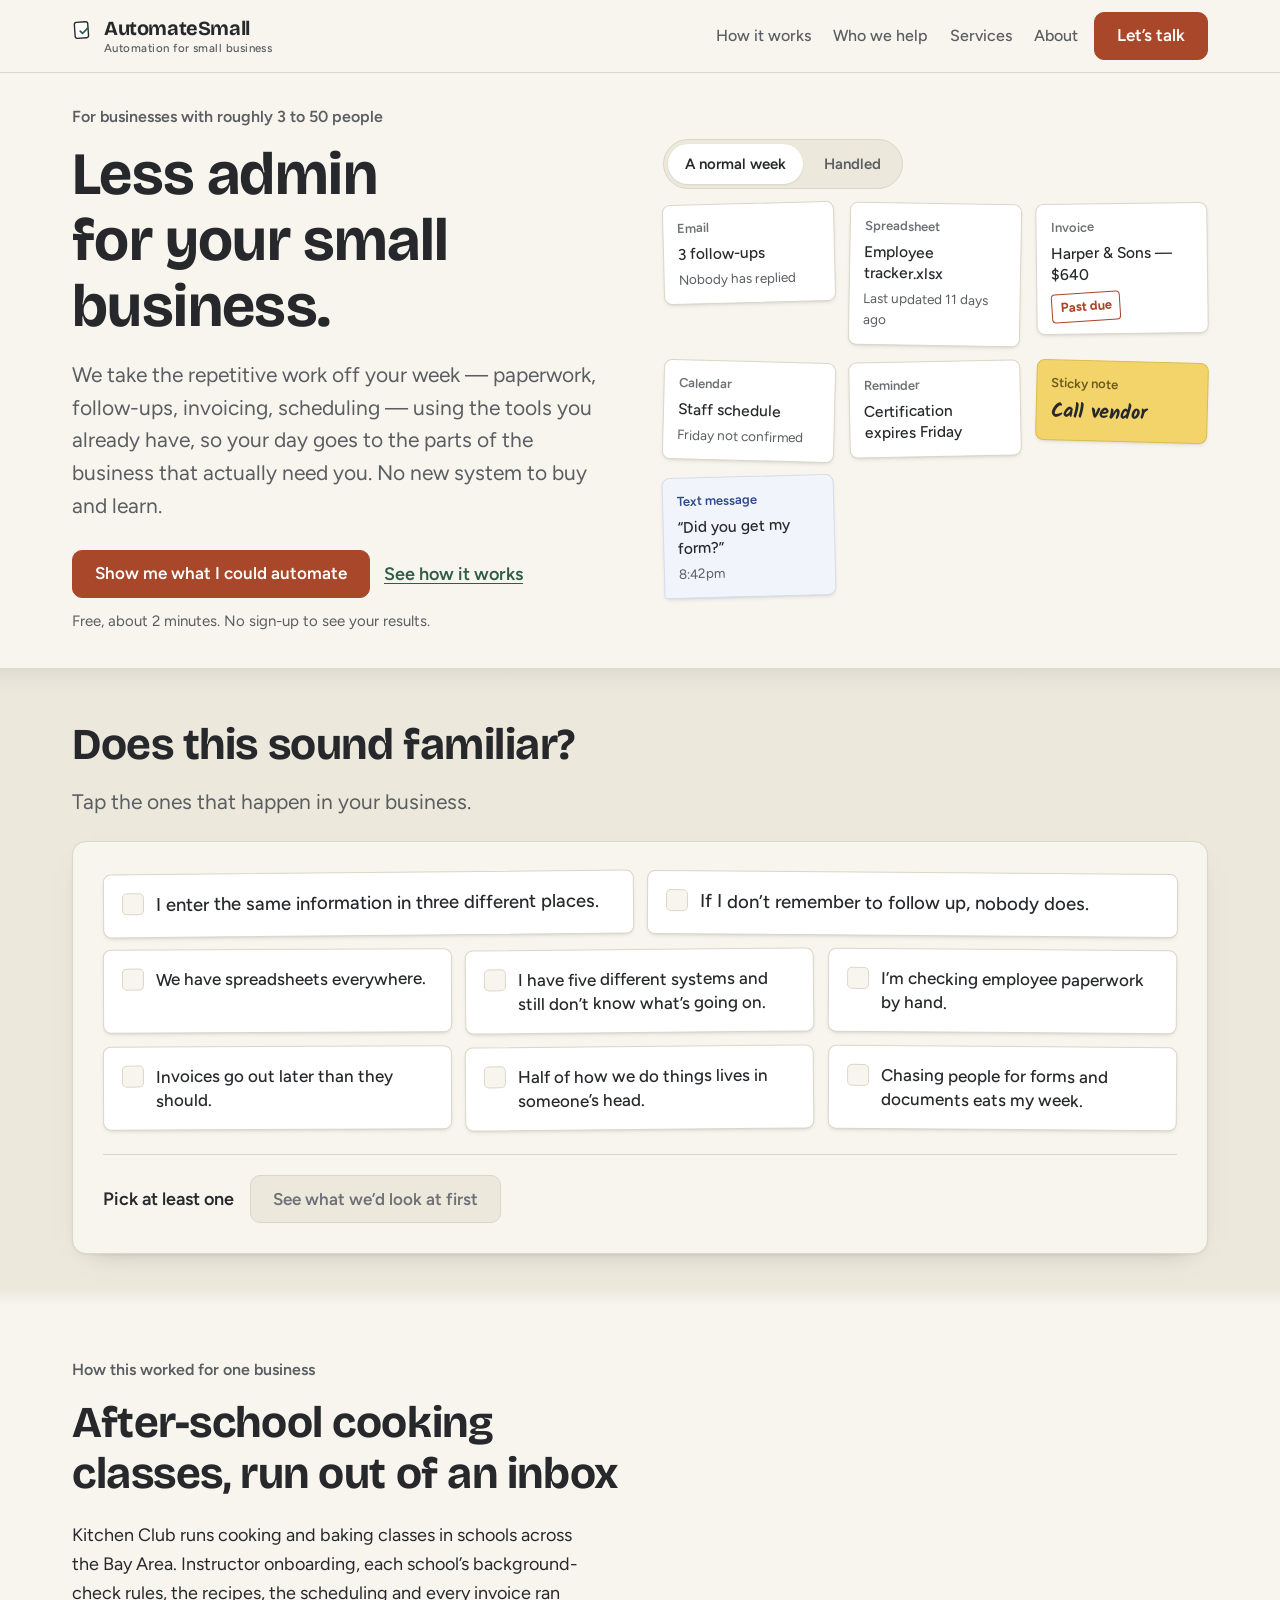
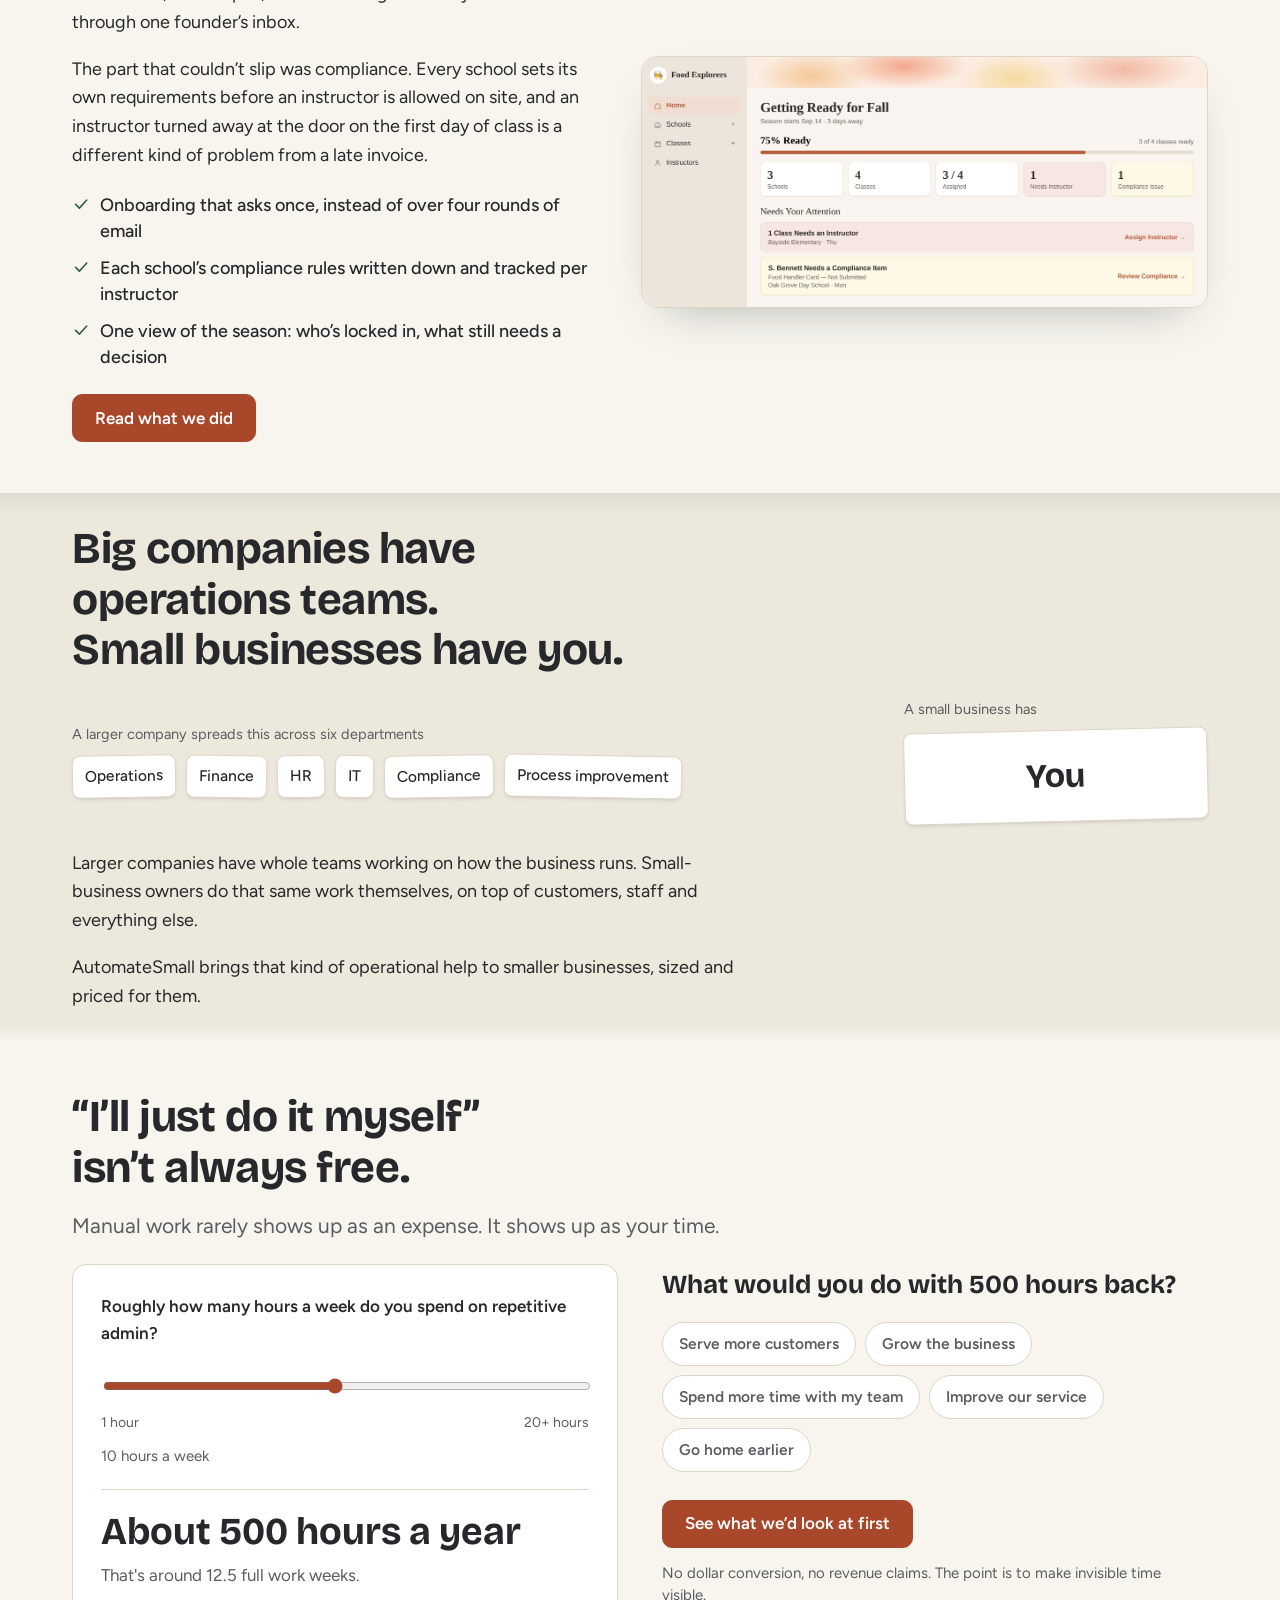
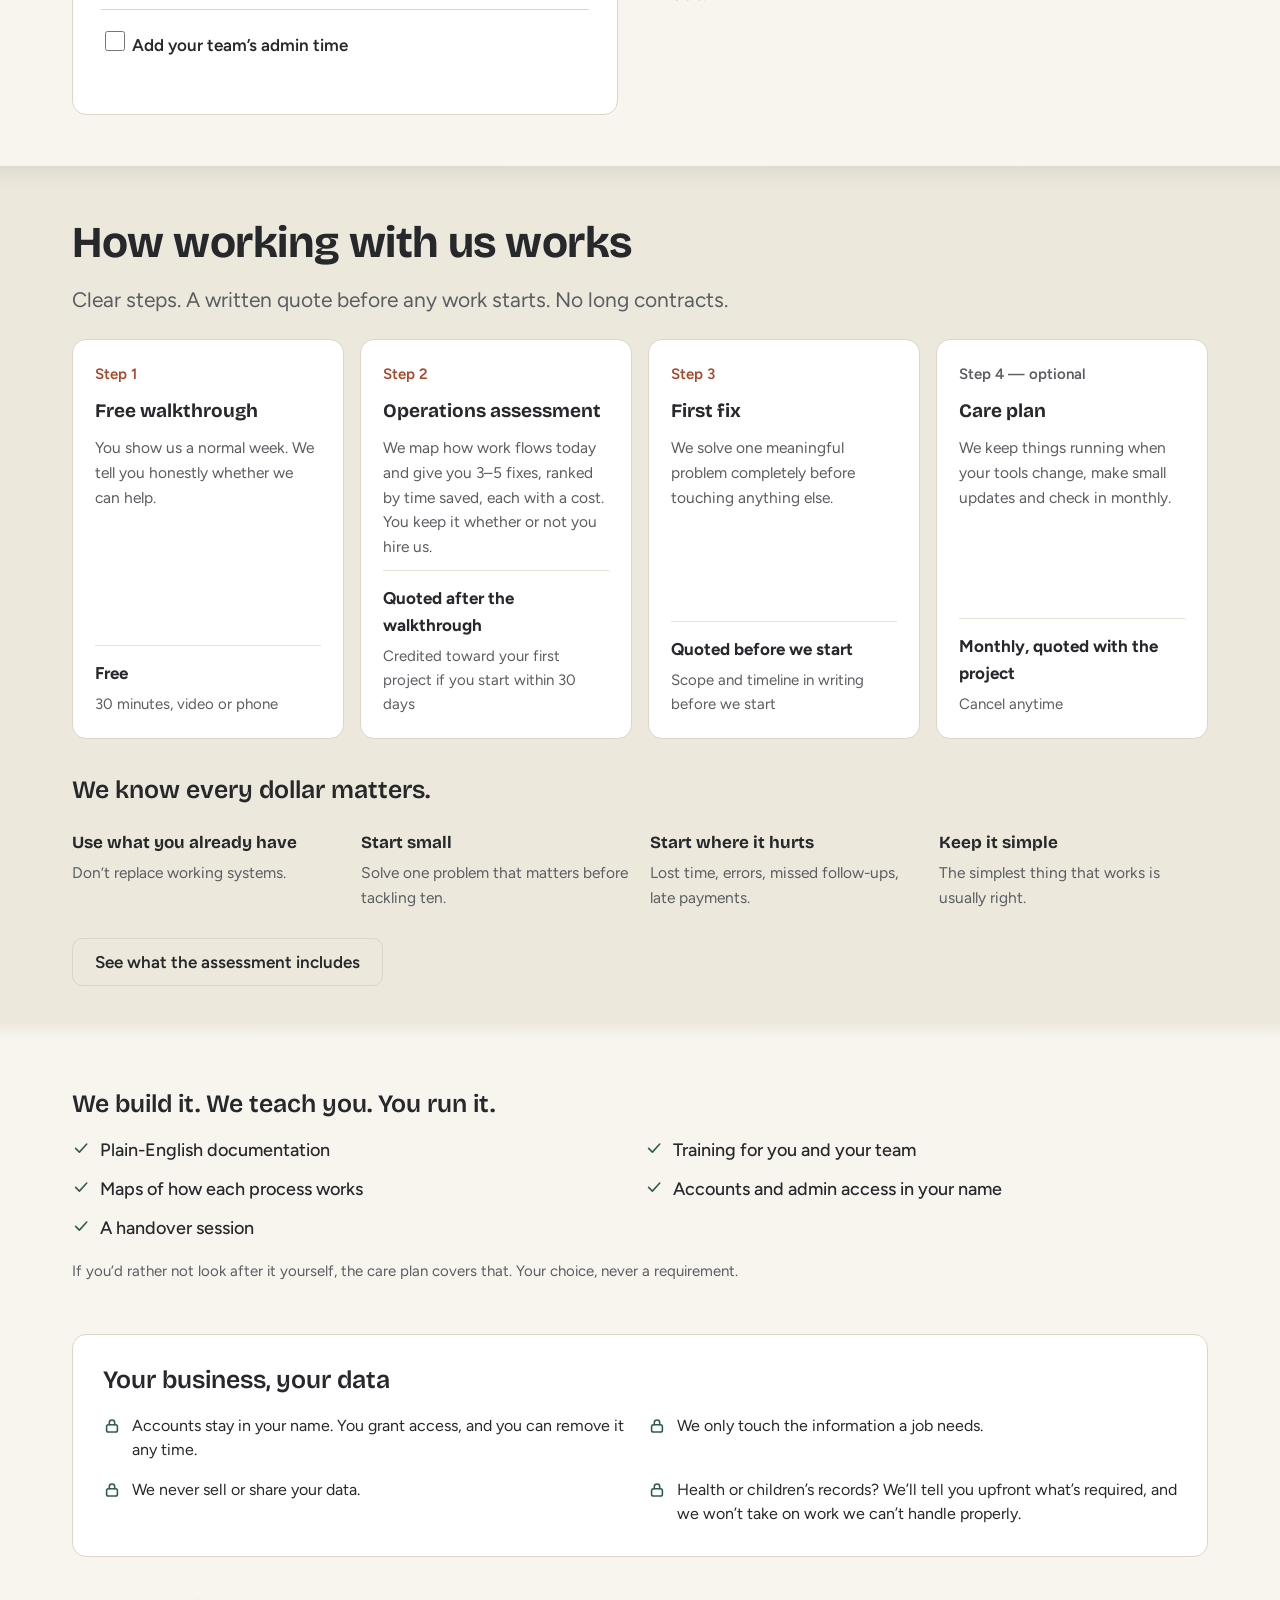
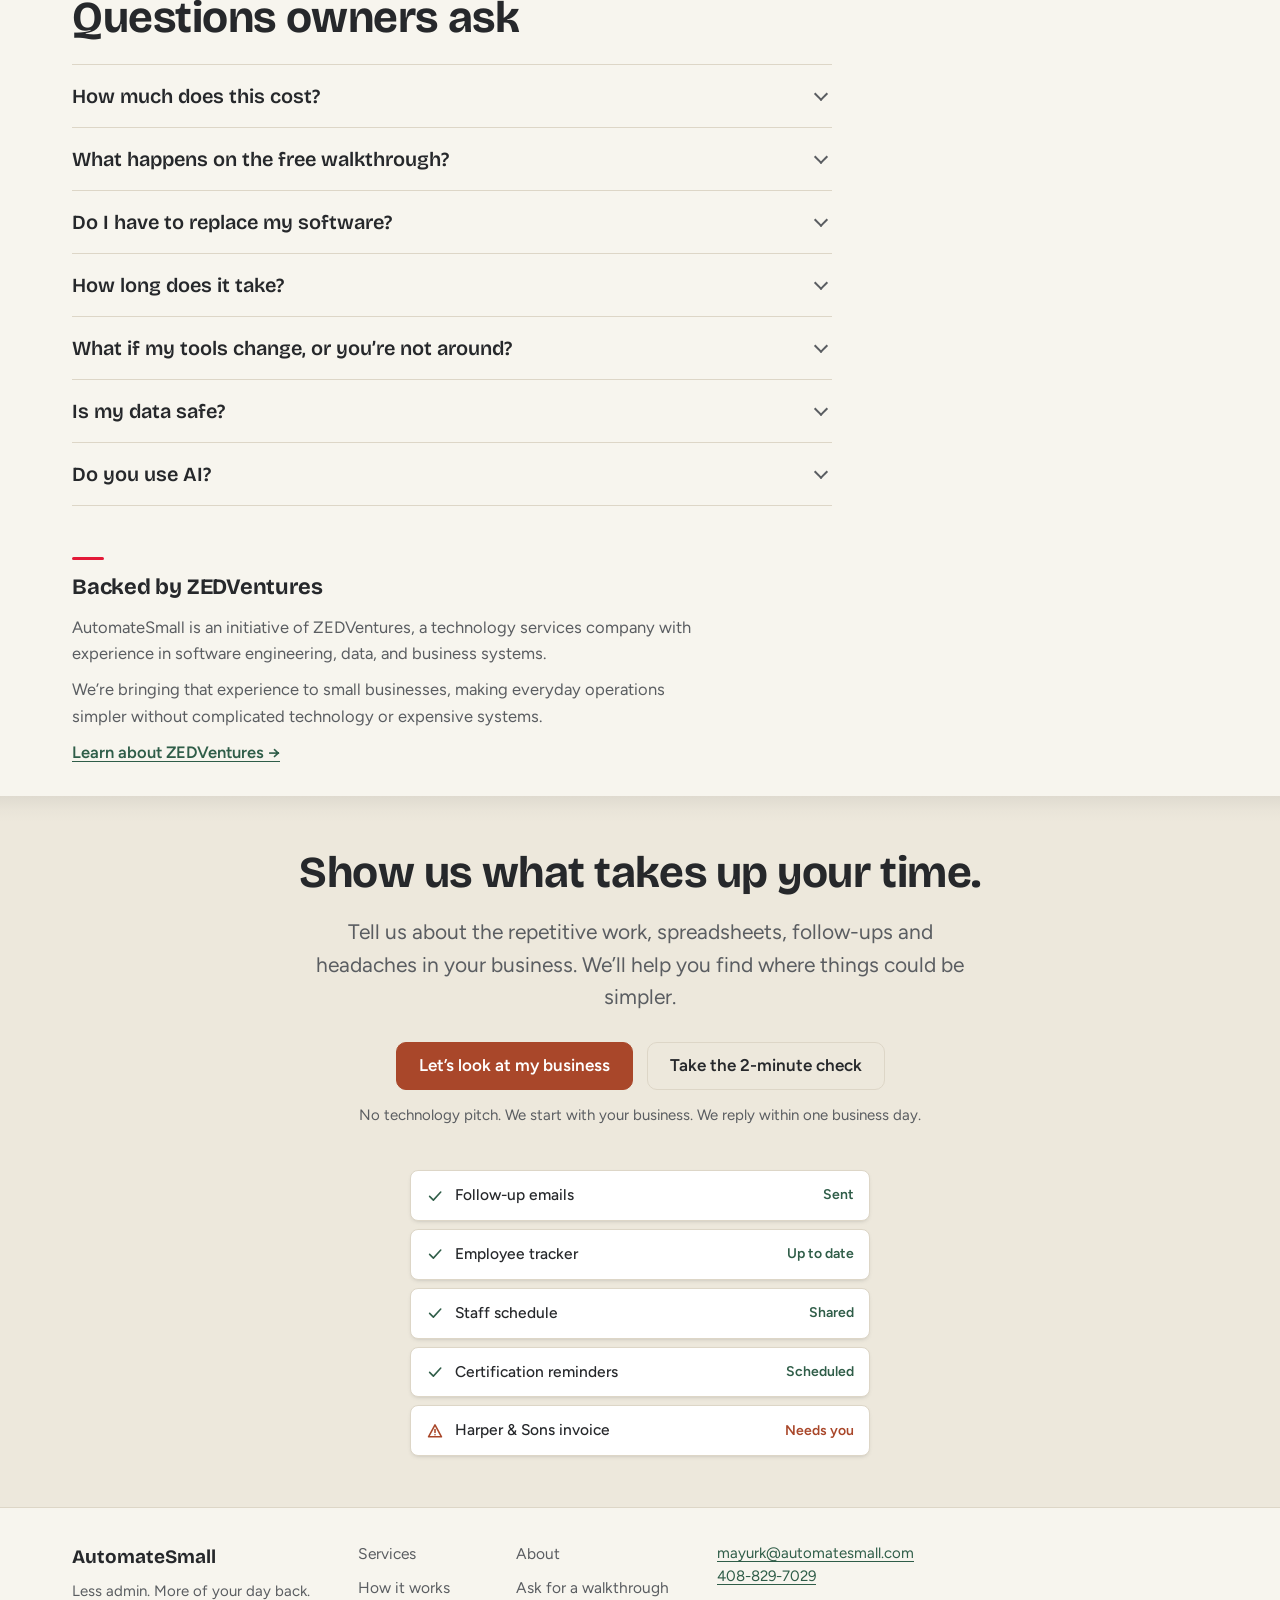
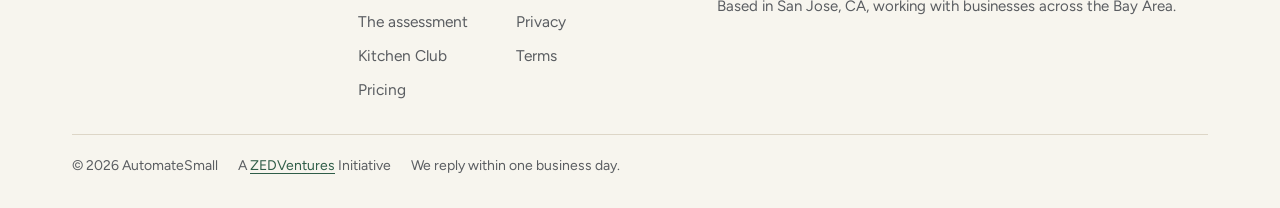
<file: index.html>
<!doctype html>
<html lang="en">
<head>
<meta charset="utf-8">
<meta name="viewport" content="width=device-width, initial-scale=1">
<title>AutomateSmall</title>
<meta name="description" content="Less admin for small business owners. We look at how your business actually runs, cut the steps that don&rsquo;t need to exist, and make the rest happen automatically using the tools you already have.">
<meta property="og:title" content="AutomateSmall">
<meta property="og:description" content="Less admin for small business owners.">
<meta property="og:url" content="https://automatesmall.com/">
<meta property="og:type" content="website">
<!-- og.png is a real 1200x630 asset built from site copy only. Replace with
     the hero desk render when there is one. -->
<meta property="og:image" content="https://automatesmall.com/assets/og.png">
<meta name="twitter:card" content="summary_large_image">
<link rel="canonical" href="https://automatesmall.com/">
<link rel="preconnect" href="https://fonts.googleapis.com">
<link rel="preconnect" href="https://fonts.gstatic.com" crossorigin>
<link rel="stylesheet" href="https://fonts.googleapis.com/css2?family=Bricolage+Grotesque:opsz,wght@12..96,600;12..96,700&amp;family=Figtree:wght@400;500;600&amp;family=Kalam&amp;display=swap">
<link rel="icon" href="assets/favicon.svg" type="image/svg+xml">
<link rel="icon" href="assets/favicon-32.png" sizes="32x32" type="image/png">
<link rel="apple-touch-icon" href="assets/apple-touch-icon.png">
<link rel="stylesheet" href="assets/styles.css">
<script type="application/ld+json">{"@context": "https://schema.org", "@graph": [{"@type": "ProfessionalService", "name": "AutomateSmall", "description": "AutomateSmall looks at how a small business actually runs, removes steps that don't need to exist, and makes the rest happen automatically using tools the owner already has.", "url": "https://automatesmall.com", "email": "mayurk@automatesmall.com", "areaServed": "San Francisco Bay Area", "knowsAbout": ["Small business operations", "Process improvement", "Invoice follow-up", "Employee onboarding", "Certification tracking"]}, {"@type": "FAQPage", "mainEntity": [{"@type": "Question", "name": "How much does this cost?", "acceptedAnswer": {"@type": "Answer", "text": "The walkthrough is free. Everything after it is quoted once we have seen how your business actually runs — the assessment after the walkthrough, the first project after the assessment. You get a written quote before any work starts."}}, {"@type": "Question", "name": "What happens on the free walkthrough?", "acceptedAnswer": {"@type": "Answer", "text": "You tell us about a normal week: where the time goes, what falls through the cracks. We’ll say honestly whether we can help. There’s no slide deck and no pressure to buy anything."}}, {"@type": "Question", "name": "Do I have to replace my software?", "acceptedAnswer": {"@type": "Answer", "text": "Usually not. We start with what you already use, and only suggest something new when it clearly saves more than it costs."}}, {"@type": "Question", "name": "How long does it take?", "acceptedAnswer": {"@type": "Answer", "text": "We give you the timeline in writing along with the price, before anything starts. It depends almost entirely on how many tools are involved and how much of the work lives in somebody’s head."}}, {"@type": "Question", "name": "What if my tools change, or youre not around?", "acceptedAnswer": {"@type": "Answer", "text": "Everything is documented so another person could maintain it. If you’d rather not deal with updates yourself, the care plan covers them."}}, {"@type": "Question", "name": "Is my data safe?", "acceptedAnswer": {"@type": "Answer", "text": "We use the access you grant, only for the job at hand, and you can revoke it at any time."}}, {"@type": "Question", "name": "Do you use AI?", "acceptedAnswer": {"@type": "Answer", "text": "Sometimes, where it’s the simplest reliable way to do a job — like sorting incoming documents or drafting a reminder. It always sits inside a process we design, and you approve anything that matters. We pick whatever does the job most simply."}}]}]}</script>
</head>
<body>
<a class="skip" href="#main">Skip to content</a>

<header class="nav" id="nav">
  <div class="wrap">
    <div class="nav__inner">
      <a class="nav__logo" href="/">
        <svg class="nav__mark" viewBox="0 0 24 24" fill="none" aria-hidden="true">
          <rect x="3" y="3.4" width="14.6" height="17.4" rx="2.4" fill="#FFFFFF" stroke="#26282B" stroke-width="1.5" transform="rotate(-4 10 12)"/>
          <path d="M9 13.3l2.5 2.5 5.5-5.9" stroke="#2F5D48" stroke-width="1.9" stroke-linecap="round" stroke-linejoin="round"/>
        </svg>
        <span class="nav__name">AutomateSmall<span class="nav__tag">Automation for small business</span></span>
      </a>
      <nav class="nav__links" aria-label="Primary">
        <a href="how-it-works.html">How it works</a>
        <a href="about.html#who">Who we help</a>
        <a href="services.html">Services</a>
        <a href="about.html">About</a>
      </nav>
      <a class="btn btn--primary nav__cta" href="book.html">Let&rsquo;s talk</a>
      <a class="btn btn--primary nav__mcta" href="book.html">Let&rsquo;s talk</a>
      <button class="nav__toggle" id="nav-toggle" aria-expanded="false" aria-controls="nav-panel">Menu</button>
    </div>
    <div class="nav__panel" id="nav-panel">
      <a href="how-it-works.html">How it works</a>
      <a href="about.html#who">Who we help</a>
      <a href="services.html">Services</a>
      <a href="about.html">About</a>
      <a href="book.html">Ask for a walkthrough</a>
    </div>
  </div>
</header>

<main id="main">

<!-- C1 ------------------------------------------------------------- hero -->
<section class="hero">
  <div class="wrap">
    <div class="hero__grid">
      <div>
        <p class="eyebrow">For businesses with roughly 3 to 50 people</p>
        <h1>Less admin for your small business.</h1>
        <p class="lede lede--full">We take the repetitive work off your week &mdash; paperwork, follow-ups, invoicing, scheduling &mdash; using the tools you already have, so your day goes to the parts of the business that actually need you. No new system to buy and learn.</p>
        <p class="lede lede--short">We take repetitive work off your week using the tools you already have.</p>

        <div class="btn-row hero__cta">
          <button class="btn btn--primary" type="button" id="hero-cta">Show me what I could automate</button>
          <a class="textlink" href="how-it-works.html">See how it works</a>
        </div>
        <p class="small hero__micro">Free, about 2 minutes. No sign-up to see your results.</p>

      </div>

      <div id="desk">
        <div class="desk__bar">
          <div class="toggle" role="group" aria-label="Show the desk before or after">
            <button type="button" data-show="before" aria-pressed="true">A normal week</button>
            <button type="button" data-show="after" aria-pressed="false">Handled</button>
          </div>
        </div>
        <div class="stack">
          <div class="stack__layer" data-layer="before">
            <h2 class="vh">A normal week on the desk</h2>
            <div class="slips">
              <article class="slip slip--a"><p class="slip__label">Email</p><p class="slip__body">3 follow-ups</p><p class="slip__meta">Nobody has replied</p></article>
              <article class="slip slip--b"><p class="slip__label">Spreadsheet</p><p class="slip__body">Employee tracker.xlsx</p><p class="slip__meta">Last updated 11 days ago</p></article>
              <article class="slip slip--c"><p class="slip__label">Invoice</p><p class="slip__body">Harper &amp; Sons &mdash; $640</p><span class="stamp stamp--due">Past due</span></article>
              <article class="slip slip--d"><p class="slip__label">Calendar</p><p class="slip__body">Staff schedule</p><p class="slip__meta">Friday not confirmed</p></article>
              <article class="slip slip--e"><p class="slip__label">Reminder</p><p class="slip__body">Certification expires Friday</p></article>
              <article class="slip slip--f slip--sticky"><p class="slip__label">Sticky note</p><p class="slip__body">Call vendor</p></article>
              <article class="slip slip--g slip--msg"><p class="slip__label">Text message</p><p class="slip__body">&ldquo;Did you get my form?&rdquo;</p><p class="slip__meta">8:42pm</p></article>
            </div>
          </div>
          <div class="stack__layer" data-layer="after" data-state="hidden">
            <h2 class="vh">The same week, handled</h2>
            <div class="handled">
              <div class="hcard hcard--done">
                <div class="hcard__top"><span class="hcard__title">Handled</span><span class="hcard__n">3 done</span></div>
                <ul class="tlist">
                  <li><svg width="18" height="18" viewBox="0 0 20 20" fill="none" stroke="#2F5D48" stroke-width="1.75" stroke-linecap="round" stroke-linejoin="round" aria-hidden="true"><path d="M4 10.4l4.2 4.2L16.4 5.6"/></svg><span>3 follow-ups sent</span></li>
                  <li><svg width="18" height="18" viewBox="0 0 20 20" fill="none" stroke="#2F5D48" stroke-width="1.75" stroke-linecap="round" stroke-linejoin="round" aria-hidden="true"><path d="M4 10.4l4.2 4.2L16.4 5.6"/></svg><span>Staff schedule shared</span></li>
                  <li><svg width="18" height="18" viewBox="0 0 20 20" fill="none" stroke="#2F5D48" stroke-width="1.75" stroke-linecap="round" stroke-linejoin="round" aria-hidden="true"><path d="M4 10.4l4.2 4.2L16.4 5.6"/></svg><span>Employee tracker updated</span></li>
                </ul>
              </div>
              <div class="hcard hcard--you">
                <div class="hcard__top"><span class="hcard__title">Needs you</span><span class="hcard__n">2 items</span></div>
                <ul class="tlist">
                  <li><svg width="18" height="18" viewBox="0 0 20 20" fill="none" stroke="#A9472A" stroke-width="1.75" stroke-linecap="round" stroke-linejoin="round" aria-hidden="true"><path d="M10 3.2l7.2 13.2H2.8z"/><path d="M10 8.4v3.2"/><path d="M10 14.1h.01"/></svg><span>Harper &amp; Sons is 30 days past due</span></li>
                  <li><svg width="18" height="18" viewBox="0 0 20 20" fill="none" stroke="#A9472A" stroke-width="1.75" stroke-linecap="round" stroke-linejoin="round" aria-hidden="true"><path d="M10 3.2l7.2 13.2H2.8z"/><path d="M10 8.4v3.2"/><path d="M10 14.1h.01"/></svg><span>Certification expires Friday</span></li>
                </ul>
                <p class="hcard__note">The decisions stay with you. That&rsquo;s deliberate.</p>
              </div>
            </div>
            <p class="exnote"><svg width="16" height="16" viewBox="0 0 20 20" fill="none" stroke="#5A5D61" stroke-width="1.75" stroke-linecap="round" stroke-linejoin="round" aria-hidden="true"><circle cx="10" cy="10" r="7.1"/><path d="M10 9.2v4.2"/><path d="M10 6.4h.01"/></svg><span>Example. Yours is built around the tools you already use.</span></p>
          </div>
        </div>
      </div>
    </div>
  </div>
</section>

<!-- C2 ------------------------------------------------- the recognition wall -->
<section class="sec sec--deep" id="recognition">
  <div class="wrap">
    <div class="sec-head">
      <h2>Does this sound familiar?</h2>
      <p class="lede">Tap the ones that happen in your business.</p>
    </div>
    <div class="wall-panel">
    <div class="wall" id="wall">
        <button type="button" class="stmt stmt--lg" aria-pressed="false" data-id="R1" data-maps="W4 W1 W8"><span class="stmt__box" aria-hidden="true"><svg width="13" height="13" viewBox="0 0 20 20" fill="none" stroke="#2F5D48" stroke-width="2.2" stroke-linecap="round" stroke-linejoin="round"><path d="M4 10.4l4.2 4.2L16.4 5.6"/></svg></span><span>I enter the same information in three different places.</span></button>
        <button type="button" class="stmt stmt--lg" aria-pressed="false" data-id="R2" data-maps="W5 W3 W6"><span class="stmt__box" aria-hidden="true"><svg width="13" height="13" viewBox="0 0 20 20" fill="none" stroke="#2F5D48" stroke-width="2.2" stroke-linecap="round" stroke-linejoin="round"><path d="M4 10.4l4.2 4.2L16.4 5.6"/></svg></span><span>If I don&rsquo;t remember to follow up, nobody does.</span></button>
        <button type="button" class="stmt" aria-pressed="false" data-id="R3" data-maps="W8 W2"><span class="stmt__box" aria-hidden="true"><svg width="13" height="13" viewBox="0 0 20 20" fill="none" stroke="#2F5D48" stroke-width="2.2" stroke-linecap="round" stroke-linejoin="round"><path d="M4 10.4l4.2 4.2L16.4 5.6"/></svg></span><span>We have spreadsheets everywhere.</span></button>
        <button type="button" class="stmt" aria-pressed="false" data-id="R4" data-maps="W8"><span class="stmt__box" aria-hidden="true"><svg width="13" height="13" viewBox="0 0 20 20" fill="none" stroke="#2F5D48" stroke-width="2.2" stroke-linecap="round" stroke-linejoin="round"><path d="M4 10.4l4.2 4.2L16.4 5.6"/></svg></span><span>I have five different systems and still don&rsquo;t know what&rsquo;s going on.</span></button>
        <button type="button" class="stmt" aria-pressed="false" data-id="R5" data-maps="W1 W2 W7"><span class="stmt__box" aria-hidden="true"><svg width="13" height="13" viewBox="0 0 20 20" fill="none" stroke="#2F5D48" stroke-width="2.2" stroke-linecap="round" stroke-linejoin="round"><path d="M4 10.4l4.2 4.2L16.4 5.6"/></svg></span><span>I&rsquo;m checking employee paperwork by hand.</span></button>
        <button type="button" class="stmt" aria-pressed="false" data-id="R6" data-maps="W3"><span class="stmt__box" aria-hidden="true"><svg width="13" height="13" viewBox="0 0 20 20" fill="none" stroke="#2F5D48" stroke-width="2.2" stroke-linecap="round" stroke-linejoin="round"><path d="M4 10.4l4.2 4.2L16.4 5.6"/></svg></span><span>Invoices go out later than they should.</span></button>
        <button type="button" class="stmt" aria-pressed="false" data-id="R7" data-maps="W1 W4"><span class="stmt__box" aria-hidden="true"><svg width="13" height="13" viewBox="0 0 20 20" fill="none" stroke="#2F5D48" stroke-width="2.2" stroke-linecap="round" stroke-linejoin="round"><path d="M4 10.4l4.2 4.2L16.4 5.6"/></svg></span><span>Half of how we do things lives in someone&rsquo;s head.</span></button>
        <button type="button" class="stmt" aria-pressed="false" data-id="R8" data-maps="W7 W4"><span class="stmt__box" aria-hidden="true"><svg width="13" height="13" viewBox="0 0 20 20" fill="none" stroke="#2F5D48" stroke-width="2.2" stroke-linecap="round" stroke-linejoin="round"><path d="M4 10.4l4.2 4.2L16.4 5.6"/></svg></span><span>Chasing people for forms and documents eats my week.</span></button>
    </div>
    <div class="wall__bar">
      <p class="wall__count" id="wall-count" aria-live="polite">Pick at least one</p>
      <button class="btn btn--primary" type="button" id="wall-cta" disabled>See what we&rsquo;d look at first</button>
    </div>
    </div>
  </div>
</section>

<!-- STORY ---------------------------------------------------------------
     Proof belongs immediately before the price. Still singular, not a
     "Case Studies" library. -->
<section class="sec" id="story">
  <div class="wrap">
    <div class="sec-head">
      <p class="eyebrow">How this worked for one business</p>
      <h2>After-school cooking classes, run out of an inbox</h2>
    </div>

    <div class="story">
      <div>
        <div class="prose">
          <p>Kitchen Club runs cooking and baking classes in schools across the Bay Area. Instructor onboarding, each school&rsquo;s background-check rules, the recipes, the scheduling and every invoice ran through one founder&rsquo;s inbox.</p>
          <p>The part that couldn&rsquo;t slip was compliance. Every school sets its own requirements before an instructor is allowed on site, and an instructor turned away at the door on the first day of class is a different kind of problem from a late invoice.</p>
        </div>
        <ul class="story__list">
          <li><svg width="18" height="18" viewBox="0 0 20 20" fill="none" stroke="#2F5D48" stroke-width="1.75" stroke-linecap="round" stroke-linejoin="round" aria-hidden="true"><path d="M4 10.4l4.2 4.2L16.4 5.6"/></svg><span>Onboarding that asks once, instead of over four rounds of email</span></li>
          <li><svg width="18" height="18" viewBox="0 0 20 20" fill="none" stroke="#2F5D48" stroke-width="1.75" stroke-linecap="round" stroke-linejoin="round" aria-hidden="true"><path d="M4 10.4l4.2 4.2L16.4 5.6"/></svg><span>Each school&rsquo;s compliance rules written down and tracked per instructor</span></li>
          <li><svg width="18" height="18" viewBox="0 0 20 20" fill="none" stroke="#2F5D48" stroke-width="1.75" stroke-linecap="round" stroke-linejoin="round" aria-hidden="true"><path d="M4 10.4l4.2 4.2L16.4 5.6"/></svg><span>One view of the season: who&rsquo;s locked in, what still needs a decision</span></li>
        </ul>
        <div class="btn-row" style="margin-top:24px">
          <a class="btn btn--primary" href="kitchen-club.html">Read what we did</a>
        </div>
      </div>
      <a class="story__shot" href="kitchen-club.html" aria-label="Read the Kitchen Club use case">
        <img src="assets/fe-season.webp" width="2560" height="1130" loading="lazy" decoding="async"
             alt="The season overview she opens each morning: how ready the season is, and the two things that need her today.">
      </a>
    </div>
  </div>
</section>

<!-- C4 ----------------------------------------------------------- teams -->
<section class="sec sec--tight sec--deep" id="teams">
  <div class="wrap">
    <div class="sec-head">
      <h2>Big companies have operations teams.<br>Small businesses have you.</h2>
    </div>
    <div class="teams">
      <div>
        <p class="teams__label">A larger company spreads this across six departments</p>
        <div class="tags">
          <span class="tag">Operations</span><span class="tag">Finance</span><span class="tag">HR</span>
          <span class="tag">IT</span><span class="tag">Compliance</span><span class="tag">Process improvement</span>
        </div>
      </div>
      <div>
        <p class="teams__label">A small business has</p>
        <div class="youslip">You</div>
      </div>
    </div>
    <div class="prose" style="margin-top:clamp(18px,2.2vw,26px)">
      <p>Larger companies have whole teams working on how the business runs. Small-business owners do that same work themselves, on top of customers, staff and everything else.</p>
      <p>AutomateSmall brings that kind of operational help to smaller businesses, sized and priced for them.</p>
    </div>
  </div>
</section>

<!-- C8 ------------------------------------------------------- calculator -->
<section class="sec" id="time">
  <div class="wrap">
    <div class="sec-head">
      <h2>&ldquo;I&rsquo;ll just do it myself&rdquo; isn&rsquo;t always free.</h2>
      <p class="lede">Manual work rarely shows up as an expense. It shows up as your time.</p>
    </div>
    <div class="calc">
      <div class="cpanel">
        <label for="hours">Roughly how many hours a week do you spend on repetitive admin?</label>
        <input type="range" id="hours" min="1" max="20" step="1" value="10" aria-valuetext="10 hours a week">
        <div class="scale" aria-hidden="true"><span>1 hour</span><span>20+ hours</span></div>
        <p class="small" style="margin-top:10px" id="hours-out">10 hours a week</p>

        <div class="readout">
          <p class="readout__big" id="calc-big" aria-live="polite">About 500 hours a year</p>
          <p class="readout__sub" id="calc-sub">That&rsquo;s around 12.5 full work weeks.</p>
          <p class="readout__team" id="calc-team" hidden></p>
        </div>

        <div class="teamtoggle">
          <label class="switch" for="team-toggle">
            <input type="checkbox" id="team-toggle">
            <span>Add your team&rsquo;s admin time</span>
          </label>
          <div class="teamfields" id="team-fields" hidden>
            <div>
              <p style="font-weight:600;margin-bottom:8px" id="team-people-label">People who do admin</p>
              <div class="numrow" role="group" aria-labelledby="team-people-label">
                <button type="button" data-step="-1" aria-label="One fewer person">&minus;</button>
                <output id="team-people" aria-live="polite">0</output>
                <button type="button" data-step="1" aria-label="One more person">+</button>
              </div>
            </div>
            <div>
              <label for="team-each" style="display:block;font-weight:600;margin-bottom:8px">Hours each per week: <output id="team-each-out">0</output></label>
              <input type="range" id="team-each" min="0" max="10" step="1" value="0">
            </div>
          </div>
        </div>
      </div>

      <div>
        <p class="calcq" id="calc-q">What would you do with 500 hours back?</p>
        <div class="chips" id="timeback" role="group" aria-label="What you would do with the time back">
          <button type="button" class="chip" aria-pressed="false">Serve more customers</button>
          <button type="button" class="chip" aria-pressed="false">Grow the business</button>
          <button type="button" class="chip" aria-pressed="false">Spend more time with my team</button>
          <button type="button" class="chip" aria-pressed="false">Improve our service</button>
          <button type="button" class="chip" aria-pressed="false">Go home earlier</button>
        </div>
        <div class="btn-row" style="margin-top:28px">
          <button class="btn btn--primary" type="button" id="calc-cta">See what we&rsquo;d look at first</button>
        </div>
        <p class="small" style="margin-top:14px">No dollar conversion, no revenue claims. The point is to make invisible time visible.</p>
      </div>
    </div>
  </div>
</section>

<!-- C9 ----------------------------------------------------------- pricing -->
<section class="sec sec--deep" id="pricing">
  <div class="wrap">
    <div class="sec-head">
      <h2>How working with us works</h2>
      <p class="lede">Clear steps. A written quote before any work starts. No long contracts.</p>
    </div>
    <div class="plan">
      <div class="pstep">
        <p class="pstep__k">Step 1</p>
        <p class="pstep__t">Free walkthrough</p>
        <p class="pstep__d">You show us a normal week. We tell you honestly whether we can help.</p>
        <div class="pstep__meta"><span class="pstep__price">Free</span><span class="pstep__time">30 minutes, video or phone</span></div>
      </div>
      <div class="pstep">
        <p class="pstep__k">Step 2</p>
        <p class="pstep__t">Operations assessment</p>
        <p class="pstep__d">We map how work flows today and give you 3&ndash;5 fixes, ranked by time saved, each with a cost. You keep it whether or not you hire us.</p>
        <div class="pstep__meta"><span class="pstep__price">Quoted after the walkthrough</span><span class="pstep__time">Credited toward your first project if you start within 30 days</span></div>
      </div>
      <div class="pstep">
        <p class="pstep__k">Step 3</p>
        <p class="pstep__t">First fix</p>
        <p class="pstep__d">We solve one meaningful problem completely before touching anything else.</p>
        <div class="pstep__meta"><span class="pstep__price">Quoted before we start</span><span class="pstep__time">Scope and timeline in writing before we start</span></div>
      </div>
      <div class="pstep pstep--opt">
        <p class="pstep__k">Step 4 &mdash; optional</p>
        <p class="pstep__t">Care plan</p>
        <p class="pstep__d">We keep things running when your tools change, make small updates and check in monthly.</p>
        <div class="pstep__meta"><span class="pstep__price">Monthly, quoted with the project</span><span class="pstep__time">Cancel anytime</span></div>
      </div>
    </div>

    <div class="principles">
      <h3>We know every dollar matters.</h3>
      <div class="principles__grid">
        <div><p class="pr__t">Use what you already have</p><p class="pr__d">Don&rsquo;t replace working systems.</p></div>
        <div><p class="pr__t">Start small</p><p class="pr__d">Solve one problem that matters before tackling ten.</p></div>
        <div><p class="pr__t">Start where it hurts</p><p class="pr__d">Lost time, errors, missed follow-ups, late payments.</p></div>
        <div><p class="pr__t">Keep it simple</p><p class="pr__d">The simplest thing that works is usually right.</p></div>
      </div>
      <div class="btn-row" style="margin-top:28px">
        <a class="btn btn--ghost" href="assessment.html">See what the assessment includes</a>
      </div>
    </div>
  </div>
</section>

<!-- C10 ------------------------------------------------ you own it -->
<section class="sec" id="own">
  <div class="wrap">
    <div class="own">
      <h3>We build it. We teach you. You run it.</h3>
      <ul class="own__list">
        <li><svg width="18" height="18" viewBox="0 0 20 20" fill="none" stroke="#2F5D48" stroke-width="1.75" stroke-linecap="round" stroke-linejoin="round" aria-hidden="true"><path d="M4 10.4l4.2 4.2L16.4 5.6"/></svg><span>Plain-English documentation</span></li>
        <li><svg width="18" height="18" viewBox="0 0 20 20" fill="none" stroke="#2F5D48" stroke-width="1.75" stroke-linecap="round" stroke-linejoin="round" aria-hidden="true"><path d="M4 10.4l4.2 4.2L16.4 5.6"/></svg><span>Training for you and your team</span></li>
        <li><svg width="18" height="18" viewBox="0 0 20 20" fill="none" stroke="#2F5D48" stroke-width="1.75" stroke-linecap="round" stroke-linejoin="round" aria-hidden="true"><path d="M4 10.4l4.2 4.2L16.4 5.6"/></svg><span>Maps of how each process works</span></li>
        <li><svg width="18" height="18" viewBox="0 0 20 20" fill="none" stroke="#2F5D48" stroke-width="1.75" stroke-linecap="round" stroke-linejoin="round" aria-hidden="true"><path d="M4 10.4l4.2 4.2L16.4 5.6"/></svg><span>Accounts and admin access in your name</span></li>
        <li><svg width="18" height="18" viewBox="0 0 20 20" fill="none" stroke="#2F5D48" stroke-width="1.75" stroke-linecap="round" stroke-linejoin="round" aria-hidden="true"><path d="M4 10.4l4.2 4.2L16.4 5.6"/></svg><span>A handover session</span></li>
      </ul>
      <p class="small" style="margin-top:18px">If you&rsquo;d rather not look after it yourself, the care plan covers that. Your choice, never a requirement.</p>
    </div>
  </div>
</section>

<!-- C11 -------------------------------------------------- your data + FAQ -->
<section class="sec" id="faq">
  <div class="wrap">
    <div class="trust">
      <h3>Your business, your data</h3>
      <div class="trust__grid">
        <p class="trust__i"><svg width="18" height="18" viewBox="0 0 20 20" fill="none" stroke="#2F5D48" stroke-width="1.75" stroke-linecap="round" stroke-linejoin="round" aria-hidden="true"><rect x="4" y="8.6" width="12" height="8" rx="2"/><path d="M7 8.6V6.4a3 3 0 016 0v2.2"/></svg><span>Accounts stay in your name. You grant access, and you can remove it any time.</span></p>
        <p class="trust__i"><svg width="18" height="18" viewBox="0 0 20 20" fill="none" stroke="#2F5D48" stroke-width="1.75" stroke-linecap="round" stroke-linejoin="round" aria-hidden="true"><rect x="4" y="8.6" width="12" height="8" rx="2"/><path d="M7 8.6V6.4a3 3 0 016 0v2.2"/></svg><span>We only touch the information a job needs.</span></p>
        <p class="trust__i"><svg width="18" height="18" viewBox="0 0 20 20" fill="none" stroke="#2F5D48" stroke-width="1.75" stroke-linecap="round" stroke-linejoin="round" aria-hidden="true"><rect x="4" y="8.6" width="12" height="8" rx="2"/><path d="M7 8.6V6.4a3 3 0 016 0v2.2"/></svg><span>We never sell or share your data.</span></p>
        <p class="trust__i"><svg width="18" height="18" viewBox="0 0 20 20" fill="none" stroke="#2F5D48" stroke-width="1.75" stroke-linecap="round" stroke-linejoin="round" aria-hidden="true"><rect x="4" y="8.6" width="12" height="8" rx="2"/><path d="M7 8.6V6.4a3 3 0 016 0v2.2"/></svg><span>Health or children&rsquo;s records? We&rsquo;ll tell you upfront what&rsquo;s required, and we won&rsquo;t take on work we can&rsquo;t handle properly.</span></p>
      </div>
    </div>

    <div class="faq">
      <h2 style="margin-bottom:20px">Questions owners ask</h2>
      <details>
        <summary>How much does this cost?</summary>
        <div class="faq__a"><p>The walkthrough is free. Everything after it is quoted once we have seen how your business actually runs — the assessment after the walkthrough, the first project after the assessment. You get a written quote before any work starts.</p></div>
      </details>
      <details>
        <summary>What happens on the free walkthrough?</summary>
        <div class="faq__a"><p>You tell us about a normal week: where the time goes, what falls through the cracks. We&rsquo;ll say honestly whether we can help. There&rsquo;s no slide deck and no pressure to buy anything.</p></div>
      </details>
      <details>
        <summary>Do I have to replace my software?</summary>
        <div class="faq__a"><p>Usually not. We start with what you already use, and only suggest something new when it clearly saves more than it costs.</p></div>
      </details>
            <details>
        <summary>How long does it take?</summary>
        <div class="faq__a"><p>We give you the timeline in writing along with the price, before anything starts. It depends almost entirely on how many tools are involved and how much of the work lives in somebody’s head.</p></div>
      </details>
            <details>
        <summary>What if my tools change, or you&rsquo;re not around?</summary>
        <div class="faq__a"><p>Everything is documented so another person could maintain it. If you&rsquo;d rather not deal with updates yourself, the care plan covers them.</p></div>
      </details>
      <details>
        <summary>Is my data safe?</summary>
        <div class="faq__a"><p>We use the access you grant, only for the job at hand, and you can revoke it at any time.</p></div>
      </details>
            <details>
        <summary>Do you use AI?</summary>
        <div class="faq__a"><p>Sometimes, where it&rsquo;s the simplest reliable way to do a job &mdash; like sorting incoming documents or drafting a reminder. It always sits inside a process we design, and you approve anything that matters. We pick whatever does the job most simply.</p></div>
      </details>
                </div>
  </div>
</section>

<!-- C12 -------------------------------------------------------- final CTA -->
<!-- BACKING ------------------------------------------------------------
     Who is behind this, stated once, late, and quietly. It sits after the
     FAQ because by this point the visitor has decided whether the offer is
     for them; the parent company is reassurance, not a pitch, so it gets a
     plain block rather than a card or a banner. -->
<section class="sec sec--tight" id="backing">
  <div class="wrap">
    <div class="backing">
      <h2 class="backing__h">Backed by ZEDVentures</h2>
      <p>AutomateSmall is an initiative of ZEDVentures, a technology services company with experience in software engineering, data, and business systems.</p>
      <p>We&rsquo;re bringing that experience to small businesses, making everyday operations simpler without complicated technology or expensive systems.</p>
      <p class="backing__link"><a href="https://www.zedventures.com">Learn about ZEDVentures <span aria-hidden="true">&rarr;</span></a></p>
    </div>
  </div>
</section>

<section class="sec final" id="final">
  <div class="wrap">
    <h2>Show us what takes up your time.</h2>
    <p class="lede" style="margin-top:18px">Tell us about the repetitive work, spreadsheets, follow-ups and headaches in your business. We&rsquo;ll help you find where things could be simpler.</p>
    <div class="btn-row" style="margin-top:28px">
      <a class="btn btn--primary" href="book.html">Let&rsquo;s look at my business</a>
      <a class="btn btn--ghost" href="#recognition">Take the 2-minute check</a>
    </div>
    <p class="small" style="margin-top:14px">No technology pitch. We start with your business. We reply within one business day.</p>

    <div class="tidy">
      <div class="tidy__r"><svg width="18" height="18" viewBox="0 0 20 20" fill="none" stroke="#2F5D48" stroke-width="1.75" stroke-linecap="round" stroke-linejoin="round" aria-hidden="true"><path d="M4 10.4l4.2 4.2L16.4 5.6"/></svg><span class="tidy__t">Follow-up emails</span><span class="tidy__s">Sent</span></div>
      <div class="tidy__r"><svg width="18" height="18" viewBox="0 0 20 20" fill="none" stroke="#2F5D48" stroke-width="1.75" stroke-linecap="round" stroke-linejoin="round" aria-hidden="true"><path d="M4 10.4l4.2 4.2L16.4 5.6"/></svg><span class="tidy__t">Employee tracker</span><span class="tidy__s">Up to date</span></div>
      <div class="tidy__r"><svg width="18" height="18" viewBox="0 0 20 20" fill="none" stroke="#2F5D48" stroke-width="1.75" stroke-linecap="round" stroke-linejoin="round" aria-hidden="true"><path d="M4 10.4l4.2 4.2L16.4 5.6"/></svg><span class="tidy__t">Staff schedule</span><span class="tidy__s">Shared</span></div>
      <div class="tidy__r"><svg width="18" height="18" viewBox="0 0 20 20" fill="none" stroke="#2F5D48" stroke-width="1.75" stroke-linecap="round" stroke-linejoin="round" aria-hidden="true"><path d="M4 10.4l4.2 4.2L16.4 5.6"/></svg><span class="tidy__t">Certification reminders</span><span class="tidy__s">Scheduled</span></div>
      <div class="tidy__r"><svg width="18" height="18" viewBox="0 0 20 20" fill="none" stroke="#A9472A" stroke-width="1.75" stroke-linecap="round" stroke-linejoin="round" aria-hidden="true"><path d="M10 3.2l7.2 13.2H2.8z"/><path d="M10 8.4v3.2"/><path d="M10 14.1h.01"/></svg><span class="tidy__t">Harper &amp; Sons invoice</span><span class="tidy__s tidy__s--you">Needs you</span></div>
    </div>
  </div>
</section>

</main>

<!-- Sticky check pill -->
<div class="pillwrap" id="pillwrap">
  <button class="pill" type="button" id="pill">
    <span id="pill-results">View results <span aria-hidden="true">&middot;</span> <b id="pill-n">0</b> <span id="pill-word">selected</span></span>
    <span id="pill-prompt" hidden>Try the 2-minute check</span>
  </button>
  <button class="pill__x" type="button" id="pill-x" aria-label="Hide this" hidden>
    <svg width="15" height="15" viewBox="0 0 20 20" fill="none" stroke="currentColor" stroke-width="2" stroke-linecap="round" aria-hidden="true"><path d="M5 5l10 10M15 5L5 15"/></svg>
  </button>
</div>

<!-- Result panel -->
<div class="scrim" id="scrim" hidden></div>
<div class="drawer" id="drawer" role="dialog" aria-modal="true" aria-labelledby="drawer-title" hidden>
  <div class="drawer__h">
    <h2 id="drawer-title">Here&rsquo;s where we&rsquo;d start in a business like yours</h2>
    <button class="drawer__x" type="button" id="drawer-close" aria-label="Close">
      <svg width="18" height="18" viewBox="0 0 20 20" fill="none" stroke="currentColor" stroke-width="1.75" stroke-linecap="round" aria-hidden="true"><path d="M5 5l10 10M15 5L5 15"/></svg>
    </button>
  </div>
  <div class="drawer__b">
    <div id="drawer-empty" hidden>
      <p>Pick at least one thing that happens in your business and we&rsquo;ll show you where we&rsquo;d start.</p>
      <div class="btn-row" style="margin-top:18px"><button class="btn btn--primary" type="button" id="drawer-goto">Go to the list</button></div>
    </div>
    <div id="drawer-result">
      <div class="field">
        <label for="drawer-industry">What kind of business?</label>
        <select id="drawer-industry" aria-describedby="drawer-industry-err"><option value="">Choose one</option><option value="home">Home services &amp; trades</option><option value="studios">Studios &amp; learning centers</option><option value="professional">Professional services</option><option value="retail">Retail &amp; specialty</option><option value="health">Health &amp; dental practices</option><option value="childcare">Childcare &amp; after-school</option><option value="construction">Construction</option><option value="other">Something else</option></select>
        <p class="err" id="drawer-industry-err" hidden><svg width="15" height="15" viewBox="0 0 20 20" fill="none" stroke="#B3261E" stroke-width="1.75" stroke-linecap="round" aria-hidden="true"><circle cx="10" cy="10" r="7.1"/><path d="M10 6.3v4.4"/><path d="M10 13.6h.01"/></svg><span>Pick the closest one so the list below is about your business, not businesses in general.</span></p>
      </div>
      <div>
        <div class="picked-head">
          <span class="picked-head__t">Where we&rsquo;d start</span>
          <span class="picked-head__n" id="drawer-count"></span>
        </div>
        <ol class="picked" id="drawer-list"></ol>
      </div>

      <!-- Universal follow-ups. Every visitor sees the same three questions
           whatever business they run -- consistency is the point. Industry
           only reorders the list above; it never changes what we ask. -->
      <div class="dq" id="drawer-more">
        <p class="dq__h">A few more questions, the same ones we ask everybody. They make the walkthrough shorter.</p>

        <div class="dq__q">
          <p class="dq__l" id="dq-size-l">Roughly how many people work there, including you?</p>
          <div class="chips" id="dq-size" role="group" aria-labelledby="dq-size-l">
            <button class="chip" type="button" aria-pressed="false" data-v="1-5">1&ndash;5</button>
            <button class="chip" type="button" aria-pressed="false" data-v="6-15">6&ndash;15</button>
            <button class="chip" type="button" aria-pressed="false" data-v="16-50">16&ndash;50</button>
            <button class="chip" type="button" aria-pressed="false" data-v="50+">50+</button>
          </div>
        </div>

        <div class="dq__q">
          <p class="dq__l" id="dq-time-l">How much of your week goes to this kind of admin?</p>
          <div class="chips" id="dq-time" role="group" aria-labelledby="dq-time-l">
            <button class="chip" type="button" aria-pressed="false" data-v="under5">Under 5 hours</button>
            <button class="chip" type="button" aria-pressed="false" data-v="5to10">5&ndash;10 hours</button>
            <button class="chip" type="button" aria-pressed="false" data-v="10to20">10&ndash;20 hours</button>
            <button class="chip" type="button" aria-pressed="false" data-v="20plus">20+ hours</button>
            <button class="chip" type="button" aria-pressed="false" data-v="unsure">Not sure</button>
          </div>
        </div>

        <div class="dq__q" id="dq-pain-wrap" hidden>
          <p class="dq__l" id="dq-pain-l">Which of those would you fix first?</p>
          <div class="chips" id="dq-pain" role="group" aria-labelledby="dq-pain-l"></div>
        </div>
      </div>

      <!-- The one place the answers stop being the same for everybody. -->
      <div class="field dq__free">
        <label for="drawer-notes">Anything specific to your business we should know? <span style="font-weight:400;color:var(--ink-soft)">(optional)</span></label>
        <p class="hint" id="drawer-notes-hint">Everything above is the same for every business. This is the part that isn&rsquo;t &mdash; a rule you work under, a system you&rsquo;re stuck with, the week that always goes wrong.</p>
        <textarea id="drawer-notes" rows="3" maxlength="600" aria-describedby="drawer-notes-hint"></textarea>
        <p class="hint" id="drawer-notes-count" aria-live="polite" hidden></p>
      </div>
      <p class="timeline" id="drawer-time" hidden></p>
      <p class="timeline" id="drawer-time-prompt" hidden>Want to know what this is costing you in time?
        <a href="#time" data-close-drawer>Estimate my admin time</a></p>
      <p class="caveat"><svg width="16" height="16" viewBox="0 0 20 20" fill="none" stroke="#5A5D61" stroke-width="1.75" stroke-linecap="round" stroke-linejoin="round" aria-hidden="true"><circle cx="10" cy="10" r="7.1"/><path d="M10 9.2v4.2"/><path d="M10 6.4h.01"/></svg><span>This is a starting point based on your answers, not a quote. A 30-minute walkthrough tells us much more.</span></p>
    </div>
  </div>
  <div class="drawer__f">
    <button class="btn btn--primary" type="button" id="drawer-book">Ask for a free walkthrough</button>
    <p class="drawer__note">One more screen, then we reply by email. Nothing gets booked unless you want it to.</p>
  </div>
</div>

<footer class="foot">
  <div class="wrap">
    <div class="foot__grid">
      <div>
        <p class="foot__brand">AutomateSmall</p>
        <p class="foot__tag">Less admin. More of your day back.</p>
      </div>
      <nav aria-label="What we do">
        <a href="services.html">Services</a>
        <a href="how-it-works.html">How it works</a>
        <a href="assessment.html">The assessment</a>
        <a href="kitchen-club.html">Kitchen Club</a>
        <a href="/#pricing">Pricing</a>
      </nav>
      <nav aria-label="Company">
        <a href="about.html">About</a>
        <a href="book.html">Ask for a walkthrough</a>
        <a href="privacy.html">Privacy</a>
        <a href="terms.html">Terms</a>
      </nav>
      <div>
        <p class="small"><a href="mailto:mayurk@automatesmall.com">mayurk@automatesmall.com</a><br><a href="tel:+14088297029">408-829-7029</a></p>
        <p class="small" style="margin-top:8px">Based in San Jose, CA, working with businesses across the Bay Area.</p>
      </div>
    </div>
    <div class="foot__legal">
      <span>&copy; 2026 AutomateSmall</span>
      <span>A <a href="https://www.zedventures.com">ZEDVentures</a> Initiative</span>
      <span>We reply within one business day.</span>
    </div>
  </div>
</footer>

<script src="assets/site.js" defer></script>
</body>
</html>
</file>
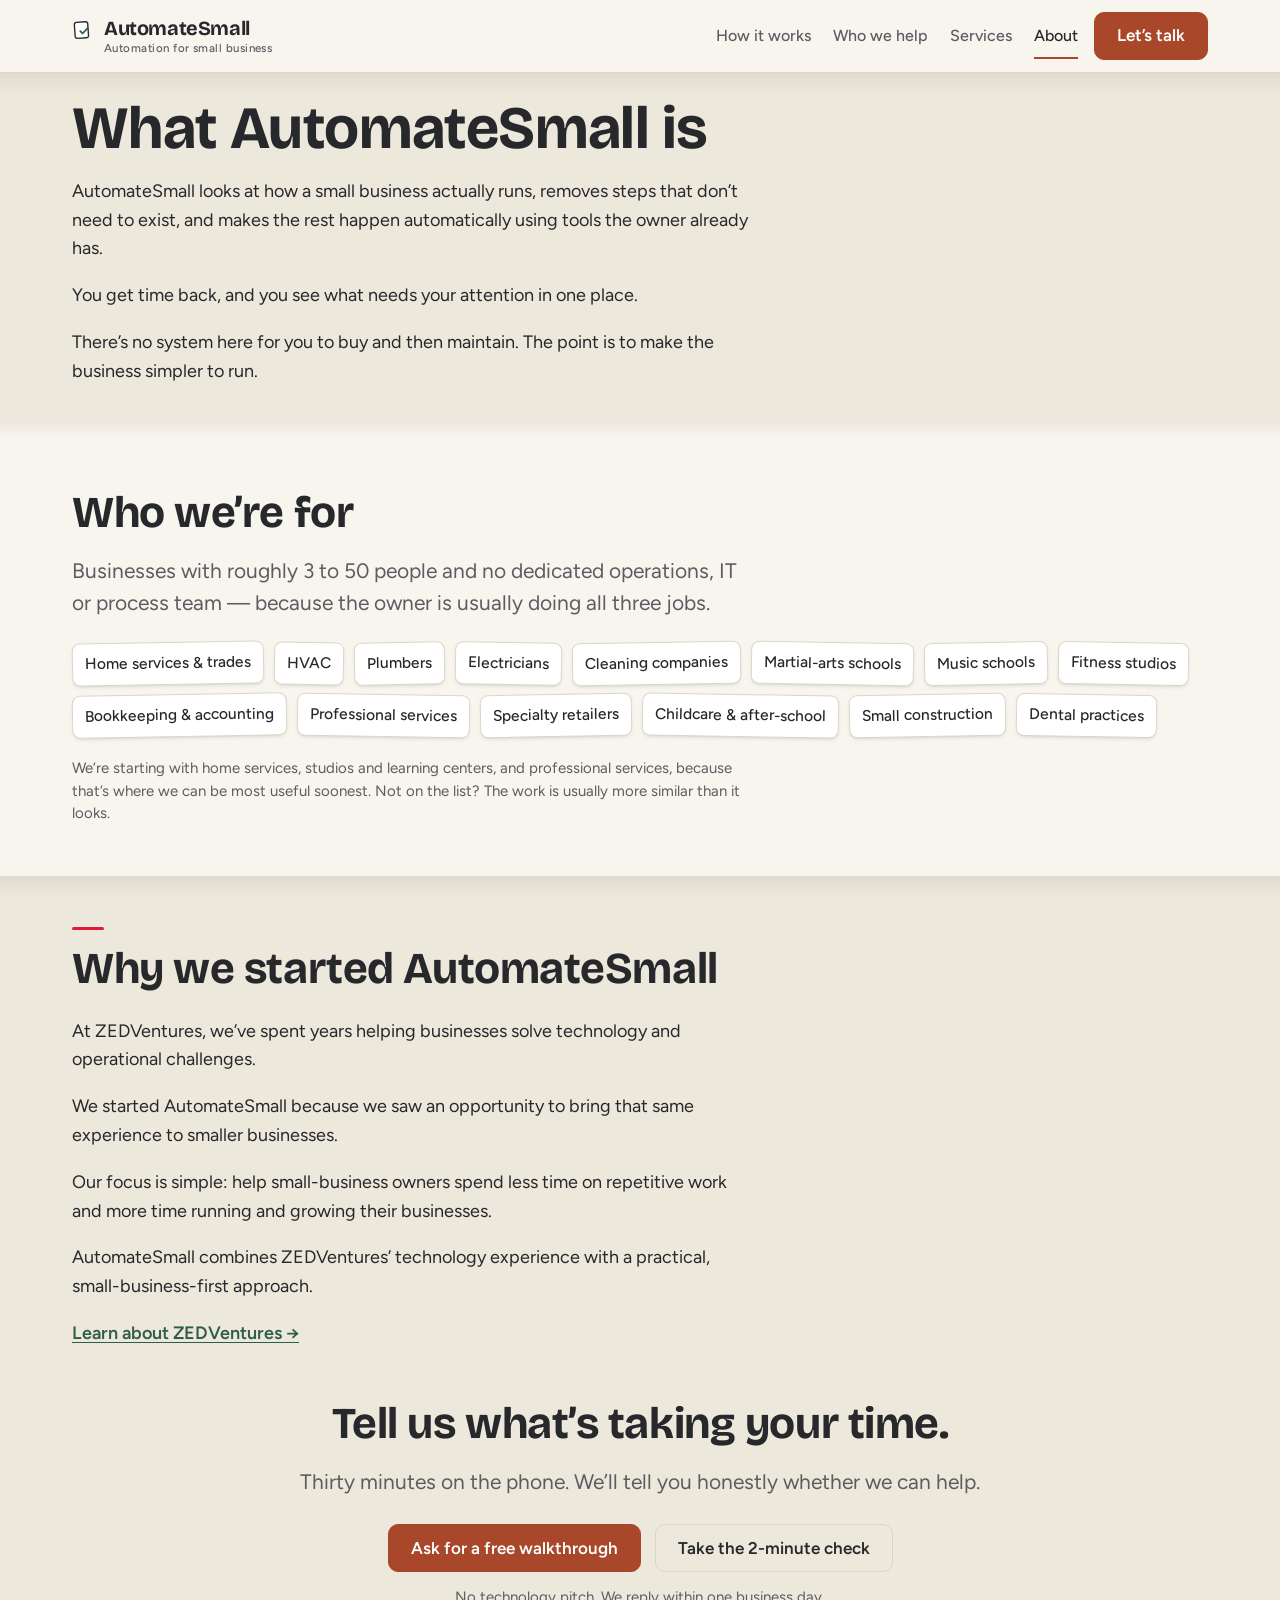
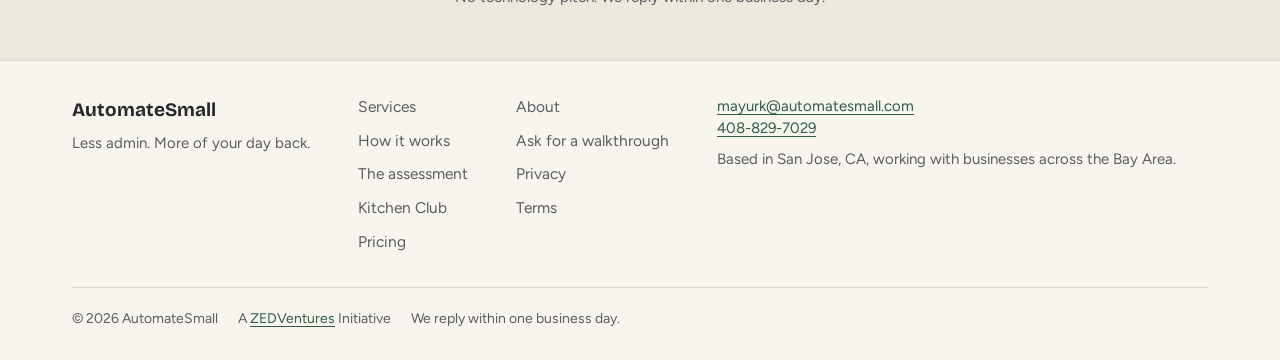
<file: about.html>
<!doctype html>
<html lang="en">
<head>
<meta charset="utf-8">
<meta name="viewport" content="width=device-width, initial-scale=1">
<title>About AutomateSmall</title>
<meta name="description" content="What AutomateSmall is, and who it is for: businesses with roughly 3 to 50 people and no operations, IT or process team of their own.">
<meta property="og:title" content="About AutomateSmall">
<meta property="og:image" content="https://automatesmall.com/assets/og.png">
<meta property="og:url" content="https://automatesmall.com/about.html">
<meta property="og:description" content="What AutomateSmall is, and who it is for: businesses with roughly 3 to 50 people and no operations, IT or process team of their own.">
<meta name="twitter:card" content="summary_large_image">
<link rel="canonical" href="https://automatesmall.com/about.html">
<link rel="preconnect" href="https://fonts.googleapis.com">
<link rel="preconnect" href="https://fonts.gstatic.com" crossorigin>
<link rel="stylesheet" href="https://fonts.googleapis.com/css2?family=Bricolage+Grotesque:opsz,wght@12..96,600;12..96,700&amp;family=Figtree:wght@400;500;600&amp;family=Kalam&amp;display=swap">
<link rel="icon" href="assets/favicon.svg" type="image/svg+xml">
<link rel="icon" href="assets/favicon-32.png" sizes="32x32" type="image/png">
<link rel="apple-touch-icon" href="assets/apple-touch-icon.png">
<link rel="stylesheet" href="assets/styles.css">
</head>
<body>
<a class="skip" href="#main">Skip to content</a>

<header class="nav" id="nav">
  <div class="wrap">
    <div class="nav__inner">
      <a class="nav__logo" href="/">
        <svg class="nav__mark" viewBox="0 0 24 24" fill="none" aria-hidden="true">
          <rect x="3" y="3.4" width="14.6" height="17.4" rx="2.4" fill="#FFFFFF" stroke="#26282B" stroke-width="1.5" transform="rotate(-4 10 12)"/>
          <path d="M9 13.3l2.5 2.5 5.5-5.9" stroke="#2F5D48" stroke-width="1.9" stroke-linecap="round" stroke-linejoin="round"/>
        </svg>
        <span class="nav__name">AutomateSmall<span class="nav__tag">Automation for small business</span></span>
      </a>
      <nav class="nav__links" aria-label="Primary">
        <a href="how-it-works.html">How it works</a>
        <a href="about.html#who">Who we help</a>
        <a href="services.html">Services</a>
        <a href="about.html" aria-current="page">About</a>
      </nav>
      <a class="btn btn--primary nav__cta" href="book.html">Let&rsquo;s talk</a>
      <a class="btn btn--primary nav__mcta" href="book.html">Let&rsquo;s talk</a>
      <button class="nav__toggle" id="nav-toggle" aria-expanded="false" aria-controls="nav-panel">Menu</button>
    </div>
    <div class="nav__panel" id="nav-panel">
      <a href="how-it-works.html">How it works</a>
      <a href="about.html#who">Who we help</a>
      <a href="services.html">Services</a>
      <a href="about.html">About</a>
      <a href="book.html">Ask for a walkthrough</a>
    </div>
  </div>
</header>

<main id="main">

<section class="sec sec--deep">
  <div class="wrap">
    <div class="prose">
      <h1>What AutomateSmall is</h1>
      <p style="margin-top:16px">AutomateSmall looks at how a small business actually runs, removes steps that don&rsquo;t need to exist, and makes the rest happen automatically using tools the owner already has.</p>
      <p>You get time back, and you see what needs your attention in one place.</p>
      <p>There&rsquo;s no system here for you to buy and then maintain. The point is to make the business simpler to run.</p>
    </div>
  </div>
</section>

<section class="sec" id="who">
  <div class="wrap">
    <div class="sec-head"><h2>Who we&rsquo;re for</h2>
    <p class="lede">Businesses with roughly 3 to 50 people and no dedicated operations, IT or process team &mdash; because the owner is usually doing all three jobs.</p></div>
    <div class="tags">
      <span class="tag">Home services &amp; trades</span><span class="tag">HVAC</span><span class="tag">Plumbers</span>
      <span class="tag">Electricians</span><span class="tag">Cleaning companies</span><span class="tag">Martial-arts schools</span>
      <span class="tag">Music schools</span><span class="tag">Fitness studios</span><span class="tag">Bookkeeping &amp; accounting</span>
      <span class="tag">Professional services</span><span class="tag">Specialty retailers</span><span class="tag">Childcare &amp; after-school</span>
      <span class="tag">Small construction</span><span class="tag">Dental practices</span>
    </div>
    <p class="small" style="margin-top:20px;max-width:68ch">We&rsquo;re starting with home services, studios and learning centers, and professional services, because that&rsquo;s where we can be most useful soonest. Not on the list? The work is usually more similar than it looks.</p>
  </div>
</section>

<!-- Origin, on the page where someone has already asked who we are. The
     homepage states the backing in two sentences; this is the longer answer,
     and it belongs here rather than there. -->
<section class="sec sec--deep" id="origin">
  <div class="wrap">
    <div class="sec-head sec-head--zed"><h2>Why we started AutomateSmall</h2></div>
    <div class="prose">
      <p>At ZEDVentures, we&rsquo;ve spent years helping businesses solve technology and operational challenges.</p>
      <p>We started AutomateSmall because we saw an opportunity to bring that same experience to smaller businesses.</p>
      <p>Our focus is simple: help small-business owners spend less time on repetitive work and more time running and growing their businesses.</p>
      <p>AutomateSmall combines ZEDVentures&rsquo; technology experience with a practical, small-business-first approach.</p>
      <p class="backing__link"><a href="https://www.zedventures.com">Learn about ZEDVentures <span aria-hidden="true">&rarr;</span></a></p>
    </div>
  </div>
</section>

<section class="sec final">
  <div class="wrap">
    <h2>Tell us what&rsquo;s taking your time.</h2>
    <p class="lede" style="margin-top:16px">Thirty minutes on the phone. We&rsquo;ll tell you honestly whether we can help.</p>
    <div class="btn-row" style="margin-top:26px">
      <a class="btn btn--primary" href="book.html">Ask for a free walkthrough</a>
      <a class="btn btn--ghost" href="/#recognition">Take the 2-minute check</a>
    </div>
    <p class="small" style="margin-top:14px">No technology pitch. We reply within one business day.</p>
  </div>
</section>

</main>

<footer class="foot">
  <div class="wrap">
    <div class="foot__grid">
      <div>
        <p class="foot__brand">AutomateSmall</p>
        <p class="foot__tag">Less admin. More of your day back.</p>
      </div>
      <nav aria-label="What we do">
        <a href="services.html">Services</a>
        <a href="how-it-works.html">How it works</a>
        <a href="assessment.html">The assessment</a>
        <a href="kitchen-club.html">Kitchen Club</a>
        <a href="/#pricing">Pricing</a>
      </nav>
      <nav aria-label="Company">
        <a href="about.html">About</a>
        <a href="book.html">Ask for a walkthrough</a>
        <a href="privacy.html">Privacy</a>
        <a href="terms.html">Terms</a>
      </nav>
      <div>
        <p class="small"><a href="mailto:mayurk@automatesmall.com">mayurk@automatesmall.com</a><br><a href="tel:+14088297029">408-829-7029</a></p>
        <p class="small" style="margin-top:8px">Based in San Jose, CA, working with businesses across the Bay Area.</p>
      </div>
    </div>
    <div class="foot__legal">
      <span>&copy; 2026 AutomateSmall</span>
      <span>A <a href="https://www.zedventures.com">ZEDVentures</a> Initiative</span>
      <span>We reply within one business day.</span>
    </div>
  </div>
</footer>

<script src="assets/site.js" defer></script>
</body>
</html>
</file>
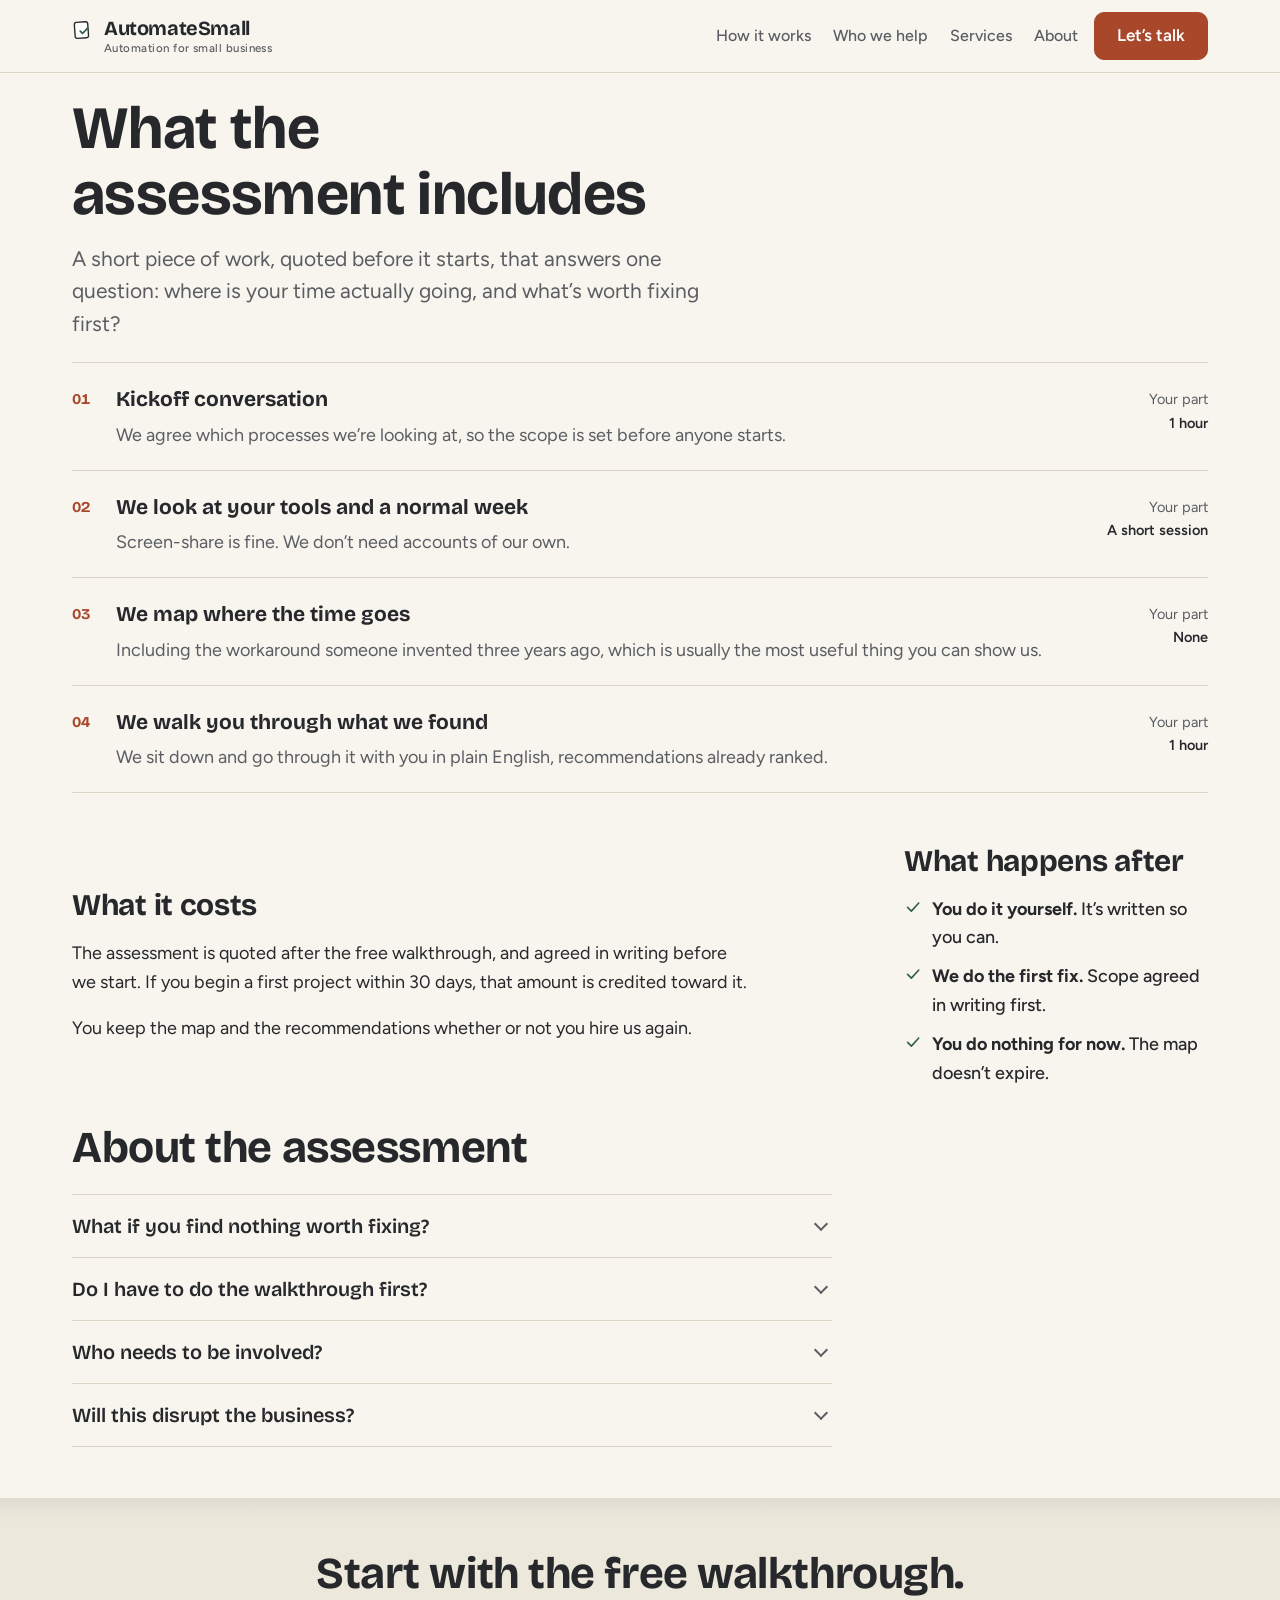
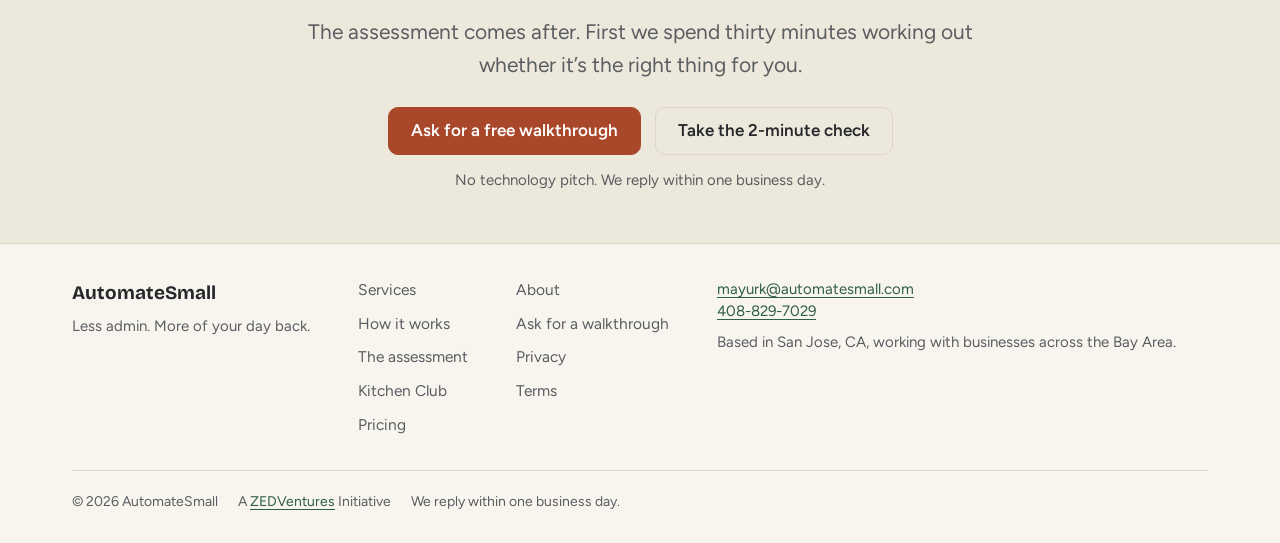
<file: assessment.html>
<!doctype html>
<html lang="en">
<head>
<meta charset="utf-8">
<meta name="viewport" content="width=device-width, initial-scale=1">
<title>The Assessment</title>
<meta name="description" content="A short look at how your business really runs, quoted before it starts: where your time goes, 3-5 fixes ranked by time saved, and what each would cost.">
<meta property="og:title" content="The Assessment">
<meta property="og:image" content="https://automatesmall.com/assets/og.png">
<meta property="og:url" content="https://automatesmall.com/assessment.html">
<meta property="og:description" content="A short look at how your business really runs, quoted before it starts: where your time goes, 3-5 fixes ranked by time saved, and what each would cost.">
<meta name="twitter:card" content="summary_large_image">
<link rel="canonical" href="https://automatesmall.com/assessment.html">
<link rel="preconnect" href="https://fonts.googleapis.com">
<link rel="preconnect" href="https://fonts.gstatic.com" crossorigin>
<link rel="stylesheet" href="https://fonts.googleapis.com/css2?family=Bricolage+Grotesque:opsz,wght@12..96,600;12..96,700&amp;family=Figtree:wght@400;500;600&amp;family=Kalam&amp;display=swap">
<link rel="icon" href="assets/favicon.svg" type="image/svg+xml">
<link rel="icon" href="assets/favicon-32.png" sizes="32x32" type="image/png">
<link rel="apple-touch-icon" href="assets/apple-touch-icon.png">
<link rel="stylesheet" href="assets/styles.css">
</head>
<body>
<a class="skip" href="#main">Skip to content</a>

<header class="nav" id="nav">
  <div class="wrap">
    <div class="nav__inner">
      <a class="nav__logo" href="/">
        <svg class="nav__mark" viewBox="0 0 24 24" fill="none" aria-hidden="true">
          <rect x="3" y="3.4" width="14.6" height="17.4" rx="2.4" fill="#FFFFFF" stroke="#26282B" stroke-width="1.5" transform="rotate(-4 10 12)"/>
          <path d="M9 13.3l2.5 2.5 5.5-5.9" stroke="#2F5D48" stroke-width="1.9" stroke-linecap="round" stroke-linejoin="round"/>
        </svg>
        <span class="nav__name">AutomateSmall<span class="nav__tag">Automation for small business</span></span>
      </a>
      <nav class="nav__links" aria-label="Primary">
        <a href="how-it-works.html">How it works</a>
        <a href="about.html#who">Who we help</a>
        <a href="services.html">Services</a>
        <a href="about.html">About</a>
      </nav>
      <a class="btn btn--primary nav__cta" href="book.html">Let&rsquo;s talk</a>
      <a class="btn btn--primary nav__mcta" href="book.html">Let&rsquo;s talk</a>
      <button class="nav__toggle" id="nav-toggle" aria-expanded="false" aria-controls="nav-panel">Menu</button>
    </div>
    <div class="nav__panel" id="nav-panel">
      <a href="how-it-works.html">How it works</a>
      <a href="about.html#who">Who we help</a>
      <a href="services.html">Services</a>
      <a href="about.html">About</a>
      <a href="book.html">Ask for a walkthrough</a>
    </div>
  </div>
</header>

<main id="main">

<section class="sec">
  <div class="wrap">
    <div class="sec-head">
      <h1>What the assessment includes</h1>
      <p class="lede">A short piece of work, quoted before it starts, that answers one question: where is your time actually going, and what&rsquo;s worth fixing first?</p>
    </div>
    <div class="steps">
      <div class="step"><div class="step__n">01</div><div><p class="step__t">Kickoff conversation</p><p class="step__d">We agree which processes we&rsquo;re looking at, so the scope is set before anyone starts.</p></div><p class="step__part">Your part<b>1 hour</b></p></div>
      <div class="step"><div class="step__n">02</div><div><p class="step__t">We look at your tools and a normal week</p><p class="step__d">Screen-share is fine. We don&rsquo;t need accounts of our own.</p></div><p class="step__part">Your part<b>A short session</b></p></div>
      <div class="step"><div class="step__n">03</div><div><p class="step__t">We map where the time goes</p><p class="step__d">Including the workaround someone invented three years ago, which is usually the most useful thing you can show us.</p></div><p class="step__part">Your part<b>None</b></p></div>
      <div class="step"><div class="step__n">04</div><div><p class="step__t">We walk you through what we found</p><p class="step__d">We sit down and go through it with you in plain English, recommendations already ranked.</p></div><p class="step__part">Your part<b>1 hour</b></p></div>
    </div>
  </div>
</section>

<section class="sec">
  <div class="wrap">
    <div class="teams">
      <div>
        <h2 style="font-size:clamp(24px,2.6vw,30px)">What it costs</h2>
        <div class="prose" style="margin-top:16px">
          <p>The assessment is quoted after the free walkthrough, and agreed in writing before we start. If you begin a first project within 30 days, that amount is credited toward it.</p>
          <p>You keep the map and the recommendations whether or not you hire us again.</p>
        </div>
      </div>
      <div>
        <h2 style="font-size:clamp(24px,2.6vw,30px)">What happens after</h2>
        <ul class="own__list" style="grid-template-columns:1fr;margin-top:16px">
          <li><svg width="18" height="18" viewBox="0 0 20 20" fill="none" stroke="#2F5D48" stroke-width="1.75" stroke-linecap="round" stroke-linejoin="round" aria-hidden="true"><path d="M4 10.4l4.2 4.2L16.4 5.6"/></svg><span><b>You do it yourself.</b> It&rsquo;s written so you can.</span></li>
          <li><svg width="18" height="18" viewBox="0 0 20 20" fill="none" stroke="#2F5D48" stroke-width="1.75" stroke-linecap="round" stroke-linejoin="round" aria-hidden="true"><path d="M4 10.4l4.2 4.2L16.4 5.6"/></svg><span><b>We do the first fix.</b> Scope agreed in writing first.</span></li>
          <li><svg width="18" height="18" viewBox="0 0 20 20" fill="none" stroke="#2F5D48" stroke-width="1.75" stroke-linecap="round" stroke-linejoin="round" aria-hidden="true"><path d="M4 10.4l4.2 4.2L16.4 5.6"/></svg><span><b>You do nothing for now.</b> The map doesn&rsquo;t expire.</span></li>
        </ul>
      </div>
    </div>

    <div class="faq">
      <h2 style="margin-bottom:20px">About the assessment</h2>
      <details><summary>What if you find nothing worth fixing?</summary><div class="faq__a"><p>Then we say so, and the assessment costs you nothing. It doesn&rsquo;t happen often, but a business that already runs cleanly deserves to hear that rather than be sold a project.</p></div></details>
      <details><summary>Do I have to do the walkthrough first?</summary><div class="faq__a"><p>Yes. It&rsquo;s free, it takes 30 minutes, and it&rsquo;s how we work out whether the assessment is even the right next step for you.</p></div></details>
      <details><summary>Who needs to be involved?</summary><div class="faq__a"><p>You, and one or two people who do the work day to day. We&rsquo;d rather take twenty minutes of their time than guess.</p></div></details>
      <details><summary>Will this disrupt the business?</summary><div class="faq__a"><p>No. Nothing changes while we&rsquo;re looking. We take notes and ask questions; we don&rsquo;t touch your systems until you&rsquo;ve agreed a piece of work.</p></div></details>
    </div>
  </div>
</section>

<section class="sec final">
  <div class="wrap">
    <h2>Start with the free walkthrough.</h2>
    <p class="lede" style="margin-top:16px">The assessment comes after. First we spend thirty minutes working out whether it&rsquo;s the right thing for you.</p>
    <div class="btn-row" style="margin-top:26px">
      <a class="btn btn--primary" href="book.html">Ask for a free walkthrough</a>
      <a class="btn btn--ghost" href="/#recognition">Take the 2-minute check</a>
    </div>
    <p class="small" style="margin-top:14px">No technology pitch. We reply within one business day.</p>
  </div>
</section>

</main>

<footer class="foot">
  <div class="wrap">
    <div class="foot__grid">
      <div>
        <p class="foot__brand">AutomateSmall</p>
        <p class="foot__tag">Less admin. More of your day back.</p>
      </div>
      <nav aria-label="What we do">
        <a href="services.html">Services</a>
        <a href="how-it-works.html">How it works</a>
        <a href="assessment.html">The assessment</a>
        <a href="kitchen-club.html">Kitchen Club</a>
        <a href="/#pricing">Pricing</a>
      </nav>
      <nav aria-label="Company">
        <a href="about.html">About</a>
        <a href="book.html">Ask for a walkthrough</a>
        <a href="privacy.html">Privacy</a>
        <a href="terms.html">Terms</a>
      </nav>
      <div>
        <p class="small"><a href="mailto:mayurk@automatesmall.com">mayurk@automatesmall.com</a><br><a href="tel:+14088297029">408-829-7029</a></p>
        <p class="small" style="margin-top:8px">Based in San Jose, CA, working with businesses across the Bay Area.</p>
      </div>
    </div>
    <div class="foot__legal">
      <span>&copy; 2026 AutomateSmall</span>
      <span>A <a href="https://www.zedventures.com">ZEDVentures</a> Initiative</span>
      <span>We reply within one business day.</span>
    </div>
  </div>
</footer>

<script src="assets/site.js" defer></script>
</body>
</html>
</file>
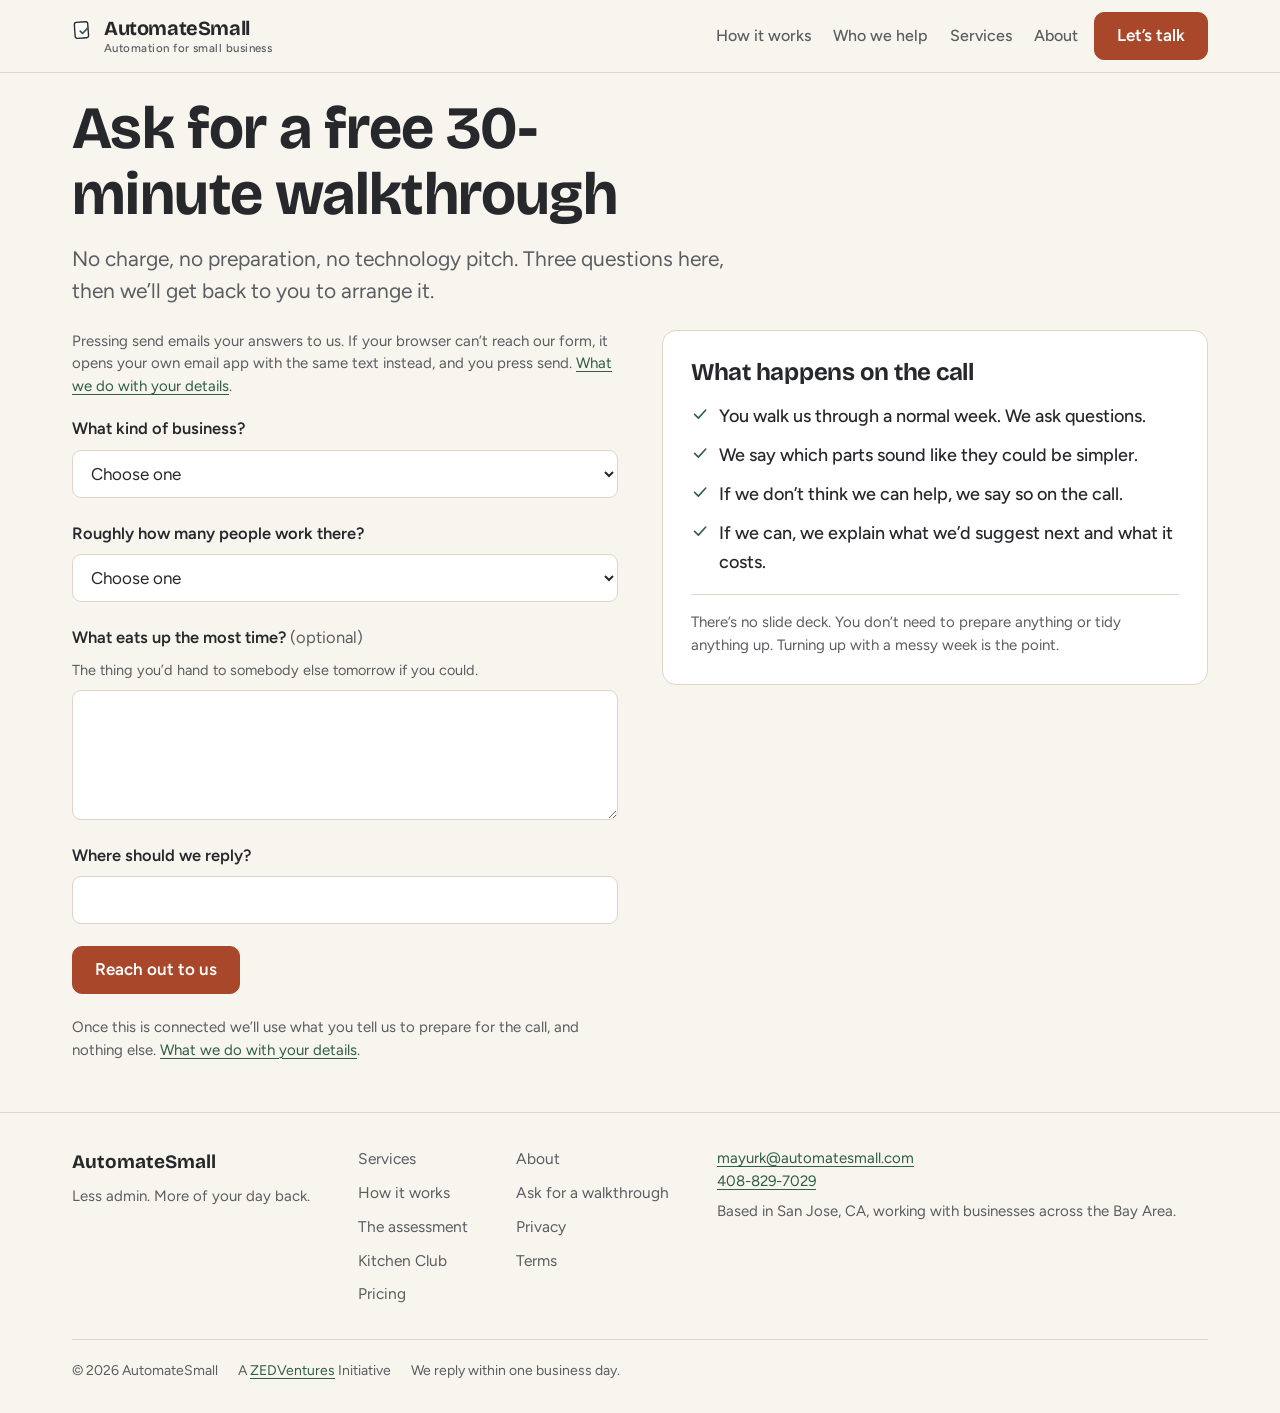
<file: book.html>
<!doctype html>
<html lang="en">
<head>
<meta charset="utf-8">
<meta name="viewport" content="width=device-width, initial-scale=1">
<title>Ask for a Walkthrough</title>
<meta name="description" content="A free 30-minute conversation. Tell us what kind of business you run and what eats up the most time, and we&rsquo;ll get back to you to arrange it.">
<meta property="og:title" content="Ask for a Walkthrough">
<meta property="og:image" content="https://automatesmall.com/assets/og.png">
<meta property="og:url" content="https://automatesmall.com/book.html">
<meta property="og:description" content="A free 30-minute conversation. Tell us what kind of business you run and what eats up the most time, and we&rsquo;ll get back to you to arrange it.">
<meta name="twitter:card" content="summary_large_image">
<link rel="canonical" href="https://automatesmall.com/book.html">
<link rel="preconnect" href="https://fonts.googleapis.com">
<link rel="preconnect" href="https://fonts.gstatic.com" crossorigin>
<link rel="stylesheet" href="https://fonts.googleapis.com/css2?family=Bricolage+Grotesque:opsz,wght@12..96,600;12..96,700&amp;family=Figtree:wght@400;500;600&amp;family=Kalam&amp;display=swap">
<link rel="icon" href="assets/favicon.svg" type="image/svg+xml">
<link rel="icon" href="assets/favicon-32.png" sizes="32x32" type="image/png">
<link rel="apple-touch-icon" href="assets/apple-touch-icon.png">
<link rel="stylesheet" href="assets/styles.css">
</head>
<body>
<a class="skip" href="#main">Skip to content</a>

<header class="nav" id="nav">
  <div class="wrap">
    <div class="nav__inner">
      <a class="nav__logo" href="/">
        <svg class="nav__mark" viewBox="0 0 24 24" fill="none" aria-hidden="true">
          <rect x="3" y="3.4" width="14.6" height="17.4" rx="2.4" fill="#FFFFFF" stroke="#26282B" stroke-width="1.5" transform="rotate(-4 10 12)"/>
          <path d="M9 13.3l2.5 2.5 5.5-5.9" stroke="#2F5D48" stroke-width="1.9" stroke-linecap="round" stroke-linejoin="round"/>
        </svg>
        <span class="nav__name">AutomateSmall<span class="nav__tag">Automation for small business</span></span>
      </a>
      <nav class="nav__links" aria-label="Primary">
        <a href="how-it-works.html">How it works</a>
        <a href="about.html#who">Who we help</a>
        <a href="services.html">Services</a>
        <a href="about.html">About</a>
      </nav>
      <a class="btn btn--primary nav__cta" href="book.html">Let&rsquo;s talk</a>
      <a class="btn btn--primary nav__mcta" href="book.html">Let&rsquo;s talk</a>
      <button class="nav__toggle" id="nav-toggle" aria-expanded="false" aria-controls="nav-panel">Menu</button>
    </div>
    <div class="nav__panel" id="nav-panel">
      <a href="how-it-works.html">How it works</a>
      <a href="about.html#who">Who we help</a>
      <a href="services.html">Services</a>
      <a href="about.html">About</a>
      <a href="book.html">Ask for a walkthrough</a>
    </div>
  </div>
</header>

<main id="main">

<section class="sec">
  <div class="wrap">
    <div class="sec-head">
      <h1>Ask for a free 30-minute walkthrough</h1>
      <p class="lede">No charge, no preparation, no technology pitch. Three questions here, then we&rsquo;ll get back to you to arrange it.</p>
    </div>

    <div class="calc" style="align-items:start">
      <div>
        <div id="booking-chips" hidden style="margin-bottom:24px">
          <p class="small" style="margin-bottom:10px">From your check &mdash; we&rsquo;ll bring these to the call:</p>
          <ul class="tags" id="booking-chip-list" style="list-style:none;margin:0;padding:0"></ul>
          <ul class="recap" id="booking-answers" hidden></ul>
        </div>

        <p class="small" style="margin-bottom:18px">Pressing send emails your answers to us. If your browser can&rsquo;t reach our form, it opens your own email app with the same text instead, and you press send. <a href="privacy.html">What we do with your details</a>.</p>

        <form class="form" id="walkthrough" method="post" novalidate>
          <div class="field">
            <label for="biz">What kind of business?</label>
            <select id="biz" name="business_type" required data-required aria-describedby="biz-err">
              <option value="">Choose one</option>
              <option value="home">Home services &amp; trades</option>
              <option value="studios">Studios &amp; learning centers</option>
              <option value="professional">Professional services</option>
              <option value="retail">Retail &amp; specialty</option>
              <option value="health">Health &amp; dental practices</option>
              <option value="childcare">Childcare &amp; after-school</option>
              <option value="construction">Construction</option>
              <option value="other">Something else</option>
            </select>
            <p class="err" id="biz-err" hidden><svg width="15" height="15" viewBox="0 0 20 20" fill="none" stroke="#B3261E" stroke-width="1.75" stroke-linecap="round" aria-hidden="true"><circle cx="10" cy="10" r="7.1"/><path d="M10 6.3v4.4"/><path d="M10 13.6h.01"/></svg><span>Pick the closest one so we come prepared.</span></p>
          </div>

          <div class="field">
            <label for="size">Roughly how many people work there?</label>
            <select id="size" name="team_size" required data-required aria-describedby="size-err">
              <option value="">Choose one</option>
              <option value="1-5">1&ndash;5</option><option value="6-15">6&ndash;15</option><option value="16-50">16&ndash;50</option><option value="50+">50+</option>
            </select>
            <p class="err" id="size-err" hidden><svg width="15" height="15" viewBox="0 0 20 20" fill="none" stroke="#B3261E" stroke-width="1.75" stroke-linecap="round" aria-hidden="true"><circle cx="10" cy="10" r="7.1"/><path d="M10 6.3v4.4"/><path d="M10 13.6h.01"/></svg><span>Pick the closest range.</span></p>
          </div>

          <div class="field">
            <label for="pain">What eats up the most time? <span style="font-weight:400;color:var(--ink-soft)">(optional)</span></label>
            <p class="hint" id="pain-hint">The thing you&rsquo;d hand to somebody else tomorrow if you could.</p>
            <textarea id="pain" name="what_takes_time" aria-describedby="pain-hint"></textarea>
          </div>

          <div class="field">
            <label for="email">Where should we reply?</label>
            <input type="email" id="email" name="email" required data-required autocomplete="email" aria-describedby="email-err" autocomplete="email">
            <p class="err" id="email-err" hidden><svg width="15" height="15" viewBox="0 0 20 20" fill="none" stroke="#B3261E" stroke-width="1.75" stroke-linecap="round" aria-hidden="true"><circle cx="10" cy="10" r="7.1"/><path d="M10 6.3v4.4"/><path d="M10 13.6h.01"/></svg><span>We need an email address so we can reply to you.</span></p>
          </div>

          <div class="hp" aria-hidden="true"><label for="company-website">Leave this blank</label><input type="text" id="company-website" name="company_website" tabindex="-1" autocomplete="off"></div>

          <div class="btn-row"><button class="btn btn--primary" type="submit">Reach out to us</button></div>
          <p class="small">Once this is connected we&rsquo;ll use what you tell us to prepare for the call, and nothing else. <a href="privacy.html">What we do with your details</a>.</p>
        </form>

        <div class="formdone" id="walkthrough-done" data-state="mailto" hidden>
          <div class="onlysent">
            <h2 style="font-size:clamp(22px,2.6vw,28px)">Thanks &mdash; we&rsquo;ve got it.</h2>
            <p style="margin-top:14px;color:var(--ink-soft)">We read every one before replying, so you won&rsquo;t have to explain it twice. You&rsquo;ll hear from us within one business day, at the address you gave.</p>
          </div>
          <div class="onlymailto">
            <h2 style="font-size:clamp(22px,2.6vw,28px)">Your email app should be opening.</h2>
            <p style="margin-top:14px;color:var(--ink-soft)">We couldn&rsquo;t send it for you just now, so we&rsquo;ve written the message instead &mdash; check it over and press send. It goes to <b id="mail-to">mayurk@automatesmall.com</b>, and we reply within one business day.</p>
            <p style="margin-top:14px;color:var(--ink-soft)"><b>Nothing happened?</b> Some browsers have no email app attached. Copy the message below and send it however you normally would.</p>
            <pre class="mailbox" id="mail-preview"></pre>
            <div class="btn-row" style="margin-top:12px">
              <button class="btn btn--ghost" type="button" id="mail-copy">Copy this message</button>
              <a class="btn btn--ghost" href="mailto:mayurk@automatesmall.com">Open mail app again</a>
            </div>
          </div>
          <!-- LAUNCH: point the form at the email relay (Formspree or similar),
               set Reply-To to the visitor's address, and replace this panel with
               a real confirmation. Update privacy.html in the same commit --
               check-copy.py fails the build otherwise. -->
        </div>
      </div>

      <aside class="cpanel">
        <h2 style="font-size:clamp(20px,2.2vw,24px)">What happens on the call</h2>
        <ul class="own__list" style="grid-template-columns:1fr;margin-top:16px">
          <li><svg width="18" height="18" viewBox="0 0 20 20" fill="none" stroke="#2F5D48" stroke-width="1.75" stroke-linecap="round" stroke-linejoin="round" aria-hidden="true"><path d="M4 10.4l4.2 4.2L16.4 5.6"/></svg><span>You walk us through a normal week. We ask questions.</span></li>
          <li><svg width="18" height="18" viewBox="0 0 20 20" fill="none" stroke="#2F5D48" stroke-width="1.75" stroke-linecap="round" stroke-linejoin="round" aria-hidden="true"><path d="M4 10.4l4.2 4.2L16.4 5.6"/></svg><span>We say which parts sound like they could be simpler.</span></li>
          <li><svg width="18" height="18" viewBox="0 0 20 20" fill="none" stroke="#2F5D48" stroke-width="1.75" stroke-linecap="round" stroke-linejoin="round" aria-hidden="true"><path d="M4 10.4l4.2 4.2L16.4 5.6"/></svg><span>If we don&rsquo;t think we can help, we say so on the call.</span></li>
          <li><svg width="18" height="18" viewBox="0 0 20 20" fill="none" stroke="#2F5D48" stroke-width="1.75" stroke-linecap="round" stroke-linejoin="round" aria-hidden="true"><path d="M4 10.4l4.2 4.2L16.4 5.6"/></svg><span>If we can, we explain what we&rsquo;d suggest next and what it costs.</span></li>
        </ul>
        <p class="small" style="margin-top:18px;padding-top:16px;border-top:1px solid var(--line)">There&rsquo;s no slide deck. You don&rsquo;t need to prepare anything or tidy anything up. Turning up with a messy week is the point.</p>
      </aside>
    </div>
  </div>
</section>

</main>

<footer class="foot">
  <div class="wrap">
    <div class="foot__grid">
      <div>
        <p class="foot__brand">AutomateSmall</p>
        <p class="foot__tag">Less admin. More of your day back.</p>
      </div>
      <nav aria-label="What we do">
        <a href="services.html">Services</a>
        <a href="how-it-works.html">How it works</a>
        <a href="assessment.html">The assessment</a>
        <a href="kitchen-club.html">Kitchen Club</a>
        <a href="/#pricing">Pricing</a>
      </nav>
      <nav aria-label="Company">
        <a href="about.html">About</a>
        <a href="book.html">Ask for a walkthrough</a>
        <a href="privacy.html">Privacy</a>
        <a href="terms.html">Terms</a>
      </nav>
      <div>
        <p class="small"><a href="mailto:mayurk@automatesmall.com">mayurk@automatesmall.com</a><br><a href="tel:+14088297029">408-829-7029</a></p>
        <p class="small" style="margin-top:8px">Based in San Jose, CA, working with businesses across the Bay Area.</p>
      </div>
    </div>
    <div class="foot__legal">
      <span>&copy; 2026 AutomateSmall</span>
      <span>A <a href="https://www.zedventures.com">ZEDVentures</a> Initiative</span>
      <span>We reply within one business day.</span>
    </div>
  </div>
</footer>

<script src="assets/site.js" defer></script>
</body>
</html>
</file>
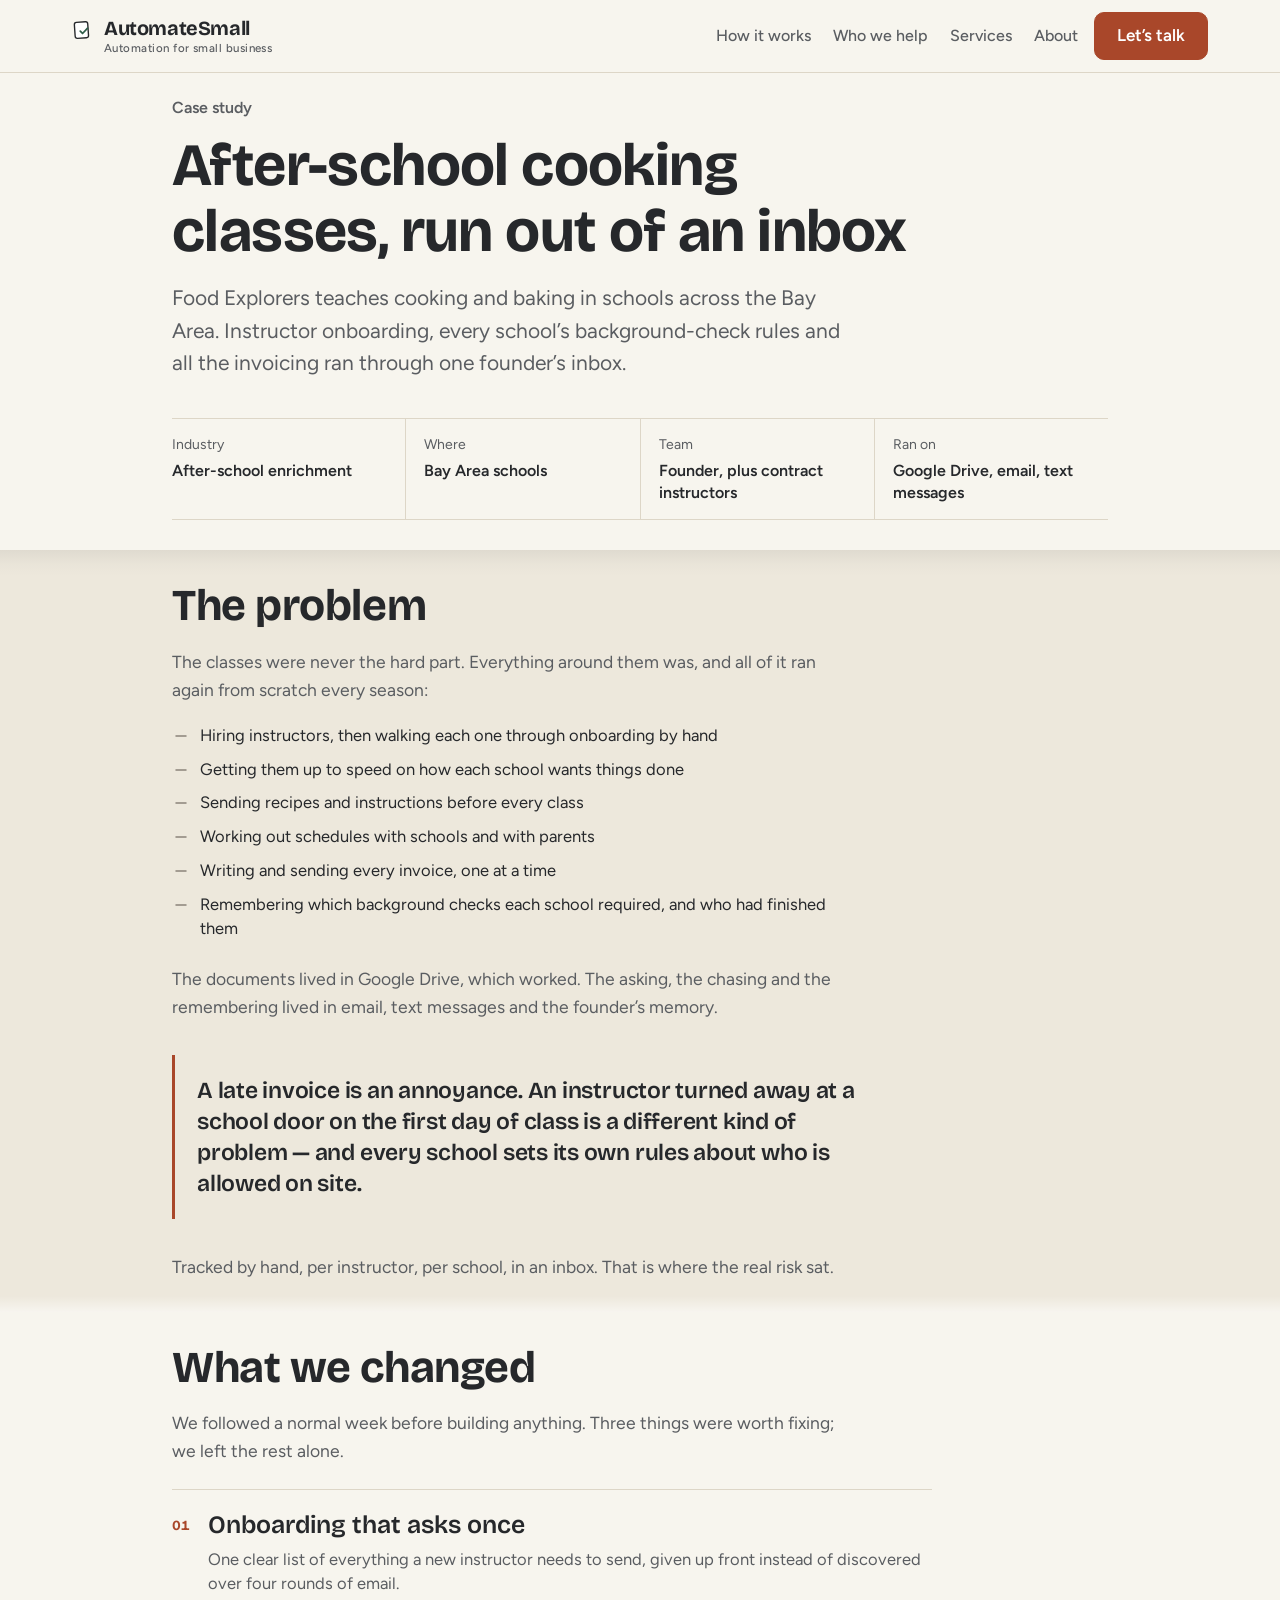
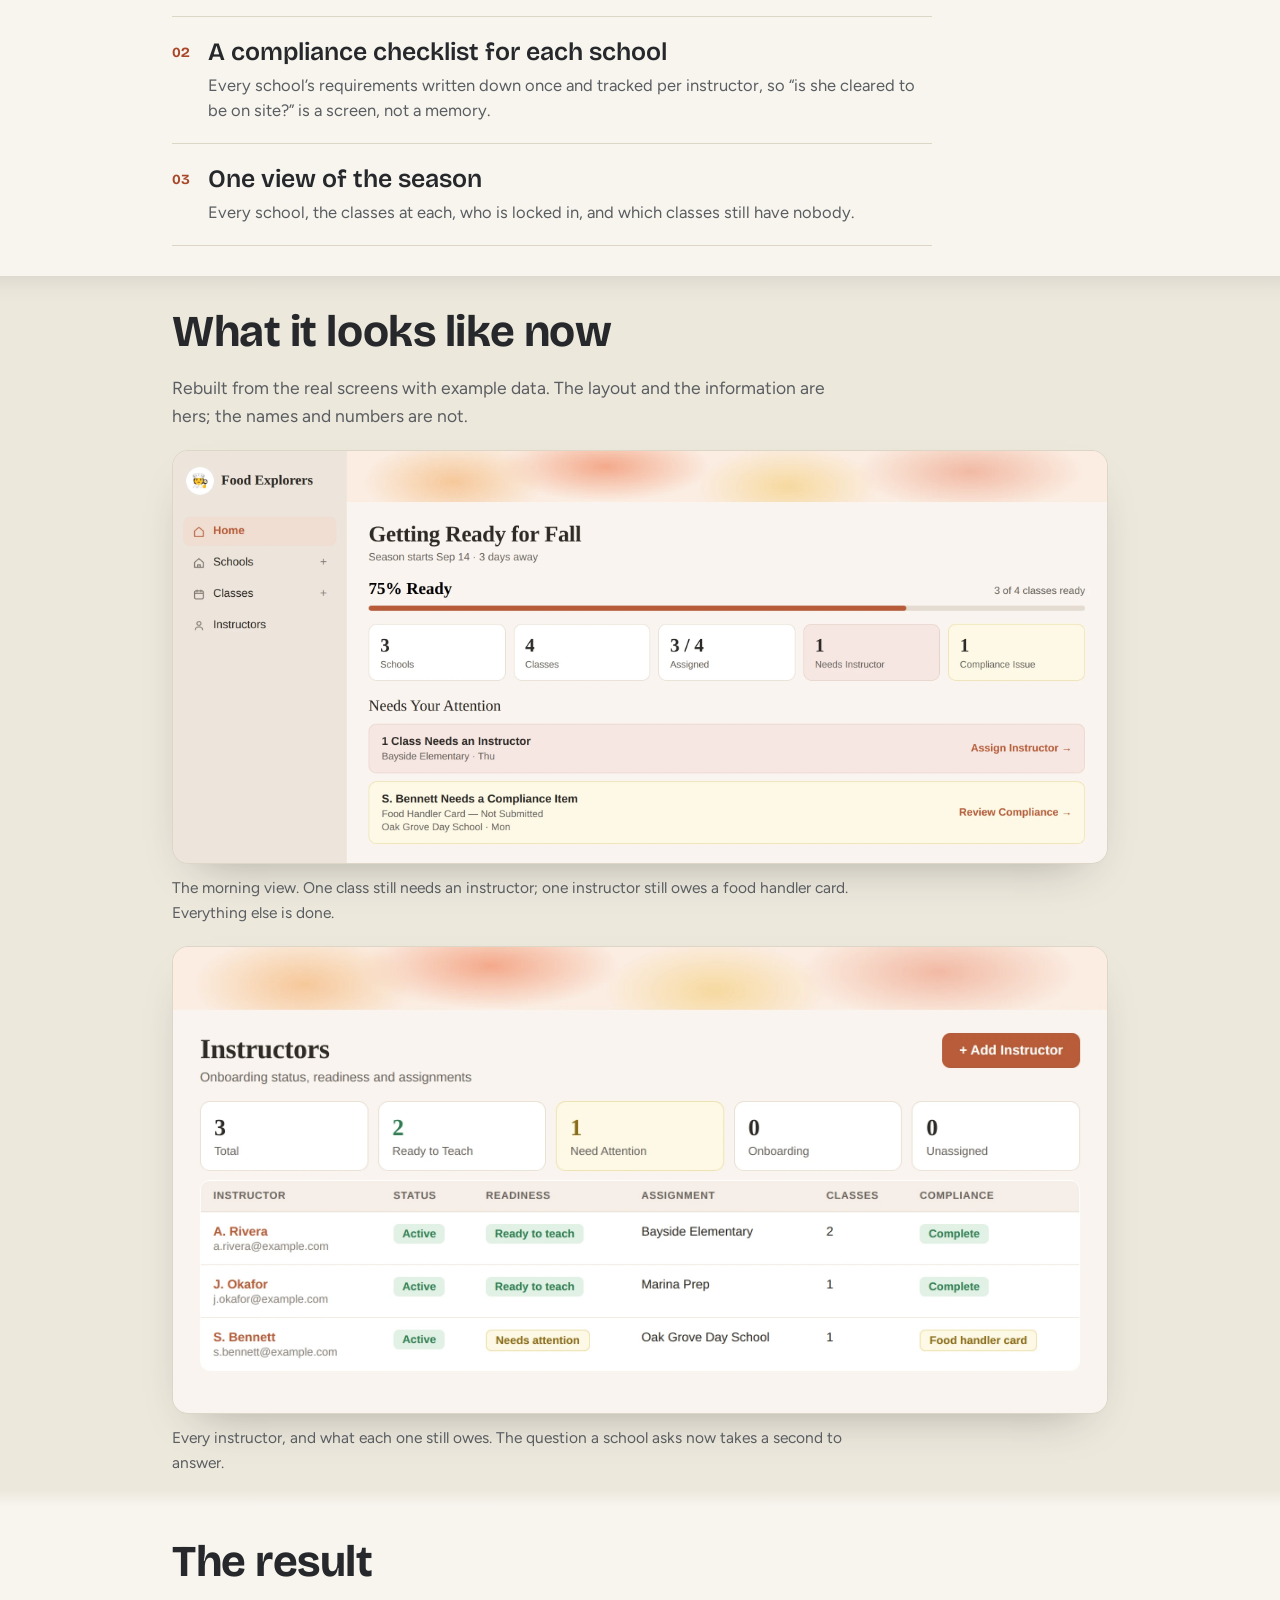
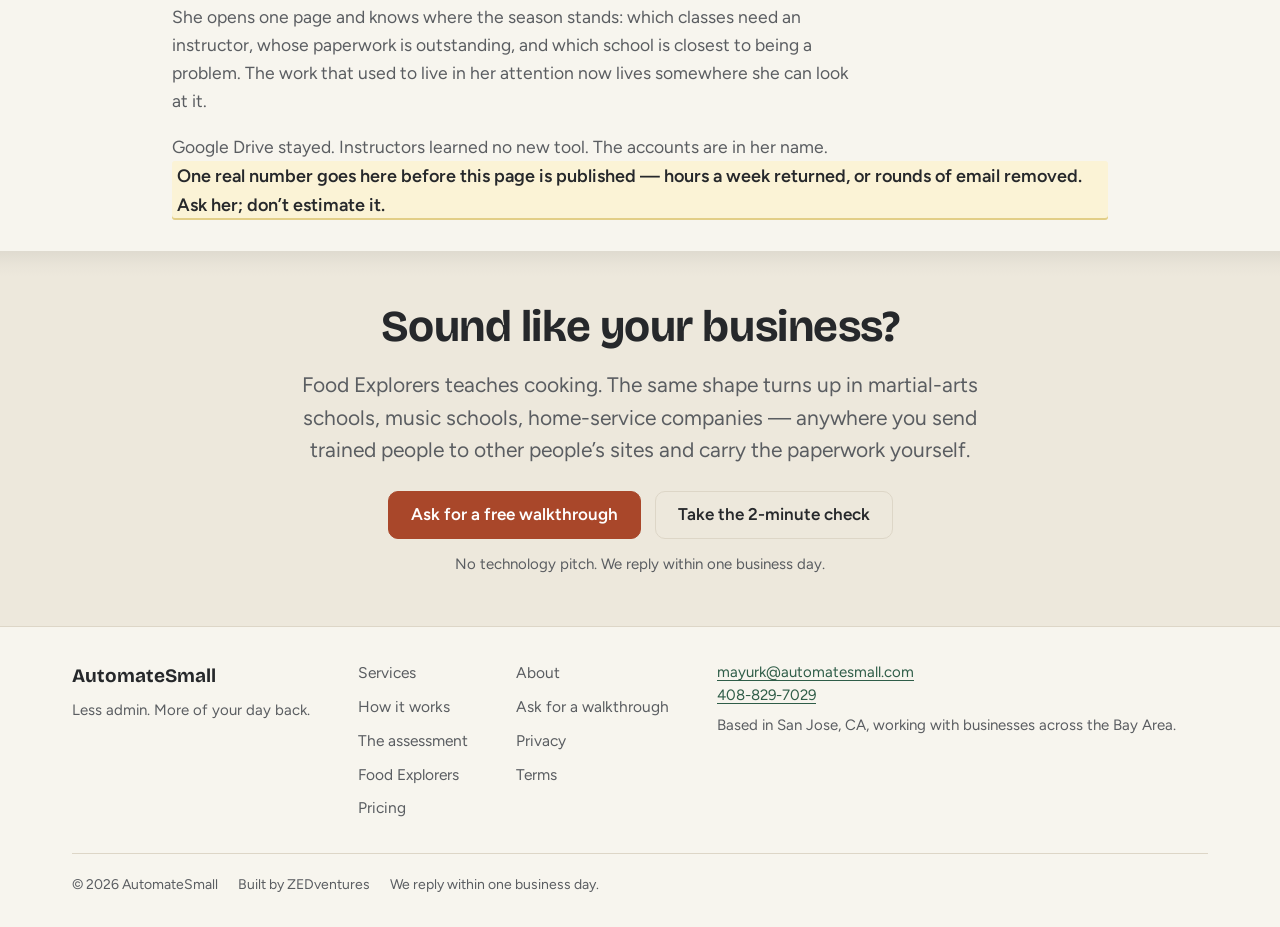
<file: food-explorers.html>
<!doctype html>
<html lang="en">
<head>
<meta charset="utf-8">
<meta name="viewport" content="width=device-width, initial-scale=1">
<title>Food Explorers</title>
<meta name="description" content="Case study: after-school cooking classes across the Bay Area, run out of one founder’s inbox. What we changed about instructor onboarding, school compliance checks and seeing where the season stands.">
<meta property="og:title" content="Food Explorers">
<meta property="og:description" content="Case study: after-school cooking classes across the Bay Area, run out of one founder’s inbox. What we changed about instructor onboarding, school compliance checks and seeing where the season stands.">
<link rel="preconnect" href="https://fonts.googleapis.com">
<link rel="preconnect" href="https://fonts.gstatic.com" crossorigin>
<link rel="stylesheet" href="https://fonts.googleapis.com/css2?family=Bricolage+Grotesque:opsz,wght@12..96,600;12..96,700&amp;family=Figtree:wght@400;500;600&amp;family=Kalam&amp;display=swap">
<link rel="stylesheet" href="assets/styles.css">
</head>
<body>
<a class="skip" href="#main">Skip to content</a>

<header class="nav" id="nav">
  <div class="wrap">
    <div class="nav__inner">
      <a class="nav__logo" href="index.html">
        <svg class="nav__mark" viewBox="0 0 24 24" fill="none" aria-hidden="true">
          <rect x="3" y="3.4" width="14.6" height="17.4" rx="2.4" fill="#FFFFFF" stroke="#26282B" stroke-width="1.5" transform="rotate(-4 10 12)"/>
          <path d="M9 13.3l2.5 2.5 5.5-5.9" stroke="#2F5D48" stroke-width="1.9" stroke-linecap="round" stroke-linejoin="round"/>
        </svg>
        <span class="nav__name">AutomateSmall<span class="nav__tag">Automation for small business</span></span>
      </a>
      <nav class="nav__links" aria-label="Primary">
        <a href="how-it-works.html">How it works</a>
        <a href="about.html#who">Who we help</a>
        <a href="services.html">Services</a>
        <a href="about.html">About</a>
      </nav>
      <a class="btn btn--primary nav__cta" href="book.html">Let&rsquo;s talk</a>
      <a class="btn btn--primary nav__mcta" href="book.html">Let&rsquo;s talk</a>
      <button class="nav__toggle" id="nav-toggle" aria-expanded="false" aria-controls="nav-panel">Menu</button>
    </div>
    <div class="nav__panel" id="nav-panel">
      <a href="how-it-works.html">How it works</a>
      <a href="about.html#who">Who we help</a>
      <a href="services.html">Services</a>
      <a href="about.html">About</a>
      <a href="book.html">Ask for a walkthrough</a>
    </div>
  </div>
</header>

<main id="main">

<!-- =====================================================================
     CASE STUDY TEMPLATE
     Copy this file for the next one. Five blocks, in this order, and resist
     adding a sixth:
       1. Header      who they are, in one breath, plus the facts bar
       2. The problem what it cost them, ending on the sharpest detail
       3. What we changed   three items, one sentence each, no images
       4. What it looks like now   two screenshots, readable size
       5. Result + CTA
     Keep it under ~600 words. A case study earns attention by being short
     and specific, not by being thorough.
     ===================================================================== -->

<section class="sec sec--tight">
  <div class="wrap wrap--case">
    <p class="eyebrow">Case study</p>
    <h1>After-school cooking classes, run out of an inbox</h1>
    <p class="lede cs-lede">Food Explorers teaches cooking and baking in schools across the Bay Area. Instructor onboarding, every school&rsquo;s background-check rules and all the invoicing ran through one founder&rsquo;s inbox.</p>

    <dl class="cs-facts">
      <div><dt>Industry</dt><dd>After-school enrichment</dd></div>
      <div><dt>Where</dt><dd>Bay Area schools</dd></div>
      <div><dt>Team</dt><dd>Founder, plus contract instructors</dd></div>
      <div><dt>Ran on</dt><dd>Google Drive, email, text messages</dd></div>
    </dl>
  </div>
</section>

<section class="sec sec--tight sec--deep">
  <div class="wrap wrap--case">
    <h2>The problem</h2>
    <p class="cs-body">The classes were never the hard part. Everything around them was, and all of it ran again from scratch every season:</p>

    <ul class="cs-list">
      <li><svg width="18" height="18" viewBox="0 0 20 20" fill="none" stroke="#8A8279" stroke-width="1.75" stroke-linecap="round" aria-hidden="true"><path d="M4.5 10h11"/></svg><span>Hiring instructors, then walking each one through onboarding by hand</span></li>
      <li><svg width="18" height="18" viewBox="0 0 20 20" fill="none" stroke="#8A8279" stroke-width="1.75" stroke-linecap="round" aria-hidden="true"><path d="M4.5 10h11"/></svg><span>Getting them up to speed on how each school wants things done</span></li>
      <li><svg width="18" height="18" viewBox="0 0 20 20" fill="none" stroke="#8A8279" stroke-width="1.75" stroke-linecap="round" aria-hidden="true"><path d="M4.5 10h11"/></svg><span>Sending recipes and instructions before every class</span></li>
      <li><svg width="18" height="18" viewBox="0 0 20 20" fill="none" stroke="#8A8279" stroke-width="1.75" stroke-linecap="round" aria-hidden="true"><path d="M4.5 10h11"/></svg><span>Working out schedules with schools and with parents</span></li>
      <li><svg width="18" height="18" viewBox="0 0 20 20" fill="none" stroke="#8A8279" stroke-width="1.75" stroke-linecap="round" aria-hidden="true"><path d="M4.5 10h11"/></svg><span>Writing and sending every invoice, one at a time</span></li>
      <li><svg width="18" height="18" viewBox="0 0 20 20" fill="none" stroke="#8A8279" stroke-width="1.75" stroke-linecap="round" aria-hidden="true"><path d="M4.5 10h11"/></svg><span>Remembering which background checks each school required, and who had finished them</span></li>
    </ul>

    <p class="cs-body">The documents lived in Google Drive, which worked. The asking, the chasing and the remembering lived in email, text messages and the founder&rsquo;s memory.</p>

    <blockquote class="cs-pull">
      <p>A late invoice is an annoyance. An instructor turned away at a school door on the first day of class is a different kind of problem &mdash; and every school sets its own rules about who is allowed on site.</p>
    </blockquote>

    <p class="cs-body">Tracked by hand, per instructor, per school, in an inbox. That is where the real risk sat.</p>
  </div>
</section>

<section class="sec sec--tight">
  <div class="wrap wrap--case">
    <h2>What we changed</h2>
    <p class="cs-body">We followed a normal week before building anything. Three things were worth fixing; we left the rest alone.</p>

    <ol class="cs-steps">
      <li>
        <span class="cs-steps__n">01</span>
        <div>
          <h3>Onboarding that asks once</h3>
          <p>One clear list of everything a new instructor needs to send, given up front instead of discovered over four rounds of email.</p>
        </div>
      </li>
      <li>
        <span class="cs-steps__n">02</span>
        <div>
          <h3>A compliance checklist for each school</h3>
          <p>Every school&rsquo;s requirements written down once and tracked per instructor, so &ldquo;is she cleared to be on site?&rdquo; is a screen, not a memory.</p>
        </div>
      </li>
      <li>
        <span class="cs-steps__n">03</span>
        <div>
          <h3>One view of the season</h3>
          <p>Every school, the classes at each, who is locked in, and which classes still have nobody.</p>
        </div>
      </li>
    </ol>
  </div>
</section>

<section class="sec sec--tight sec--deep">
  <div class="wrap wrap--case">
    <h2>What it looks like now</h2>
    <p class="cs-body">Rebuilt from the real screens with example data. The layout and the information are hers; the names and numbers are not.</p>

    <figure class="cs-shot">
      <img src="assets/fe-season.webp" width="2560" height="1130" loading="lazy" decoding="async"
           alt="The season overview: 75% ready, three schools, four classes, and the two items that need her today.">
      <figcaption>The morning view. One class still needs an instructor; one instructor still owes a food handler card. Everything else is done.</figcaption>
    </figure>

    <figure class="cs-shot">
      <img src="assets/fe-instructors.webp" width="2084" height="1040" loading="lazy" decoding="async"
           alt="The instructor list showing each person's status, readiness, assigned school and outstanding compliance item.">
      <figcaption>Every instructor, and what each one still owes. The question a school asks now takes a second to answer.</figcaption>
    </figure>
  </div>
</section>

<section class="sec sec--tight">
  <div class="wrap wrap--case">
    <h2>The result</h2>
    <p class="cs-body">She opens one page and knows where the season stands: which classes need an instructor, whose paperwork is outstanding, and which school is closest to being a problem. The work that used to live in her attention now lives somewhere she can look at it.</p>
    <p class="cs-body">Google Drive stayed. Instructors learned no new tool. The accounts are in her name.</p>
    <p class="tofill cs-number">One real number goes here before this page is published &mdash; hours a week returned, or rounds of email removed. Ask her; don&rsquo;t estimate it.</p>
  </div>
</section>

<section class="sec final">
  <div class="wrap wrap--case">
    <h2>Sound like your business?</h2>
    <p class="lede cs-lede" style="margin-top:14px">Food Explorers teaches cooking. The same shape turns up in martial-arts schools, music schools, home-service companies &mdash; anywhere you send trained people to other people&rsquo;s sites and carry the paperwork yourself.</p>
    <div class="btn-row" style="margin-top:24px">
      <a class="btn btn--primary" href="book.html">Ask for a free walkthrough</a>
      <a class="btn btn--ghost" href="index.html#recognition">Take the 2-minute check</a>
    </div>
    <p class="small" style="margin-top:14px">No technology pitch. We reply within one business day.</p>
  </div>
</section>

</main>

<footer class="foot">
  <div class="wrap">
    <div class="foot__grid">
      <div>
        <p class="foot__brand">AutomateSmall</p>
        <p class="foot__tag">Less admin. More of your day back.</p>
      </div>
      <nav aria-label="What we do">
        <a href="services.html">Services</a>
        <a href="how-it-works.html">How it works</a>
        <a href="assessment.html">The assessment</a>
        <a href="food-explorers.html">Food Explorers</a>
        <a href="index.html#pricing">Pricing</a>
      </nav>
      <nav aria-label="Company">
        <a href="about.html">About</a>
        <a href="book.html">Ask for a walkthrough</a>
        <a href="privacy.html">Privacy</a>
        <a href="terms.html">Terms</a>
      </nav>
      <div>
        <p class="small"><a href="mailto:mayurk@automatesmall.com">mayurk@automatesmall.com</a><br><a href="tel:+14088297029">408-829-7029</a></p>
        <p class="small" style="margin-top:8px">Based in San Jose, CA, working with businesses across the Bay Area.</p>
      </div>
    </div>
    <div class="foot__legal">
      <span>&copy; 2026 AutomateSmall</span>
      <span>Built by ZEDventures</span>
      <span>We reply within one business day.</span>
    </div>
  </div>
</footer>

<script src="assets/site.js" defer></script>
</body>
</html>
</file>
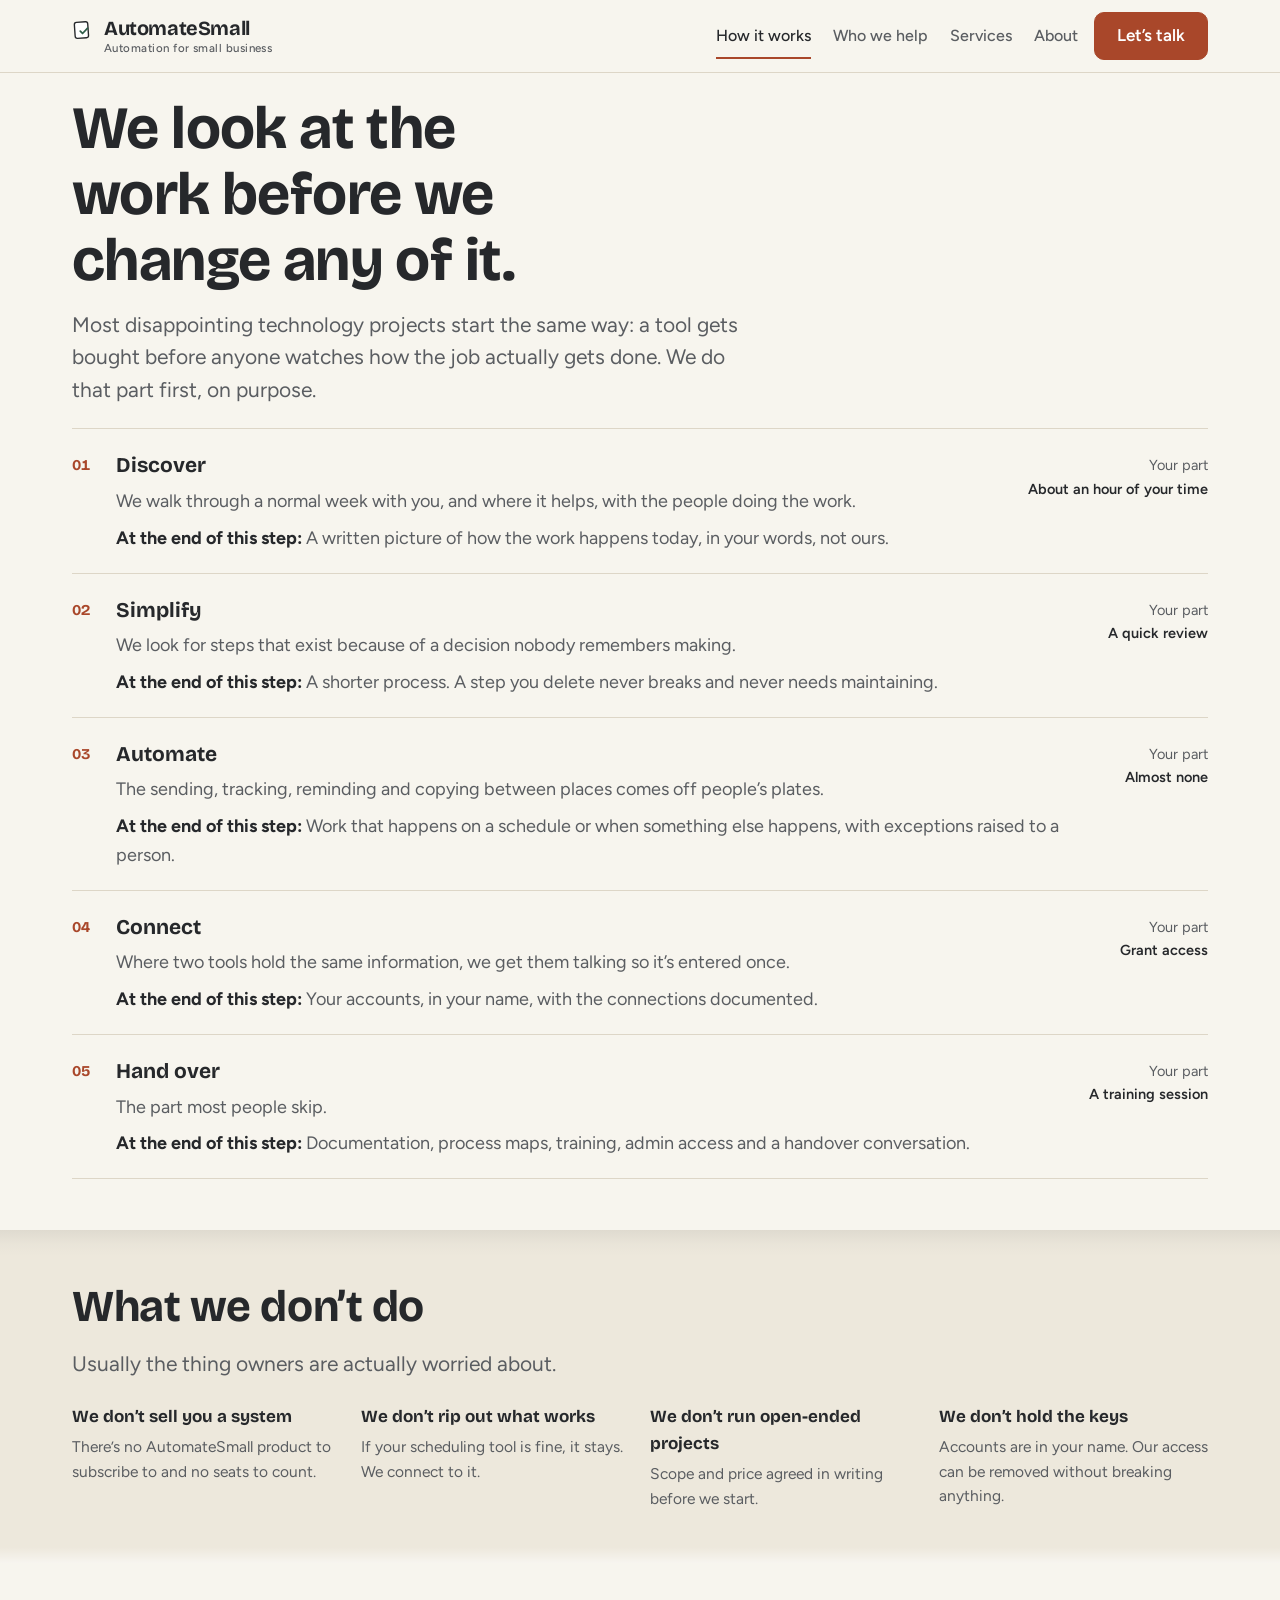
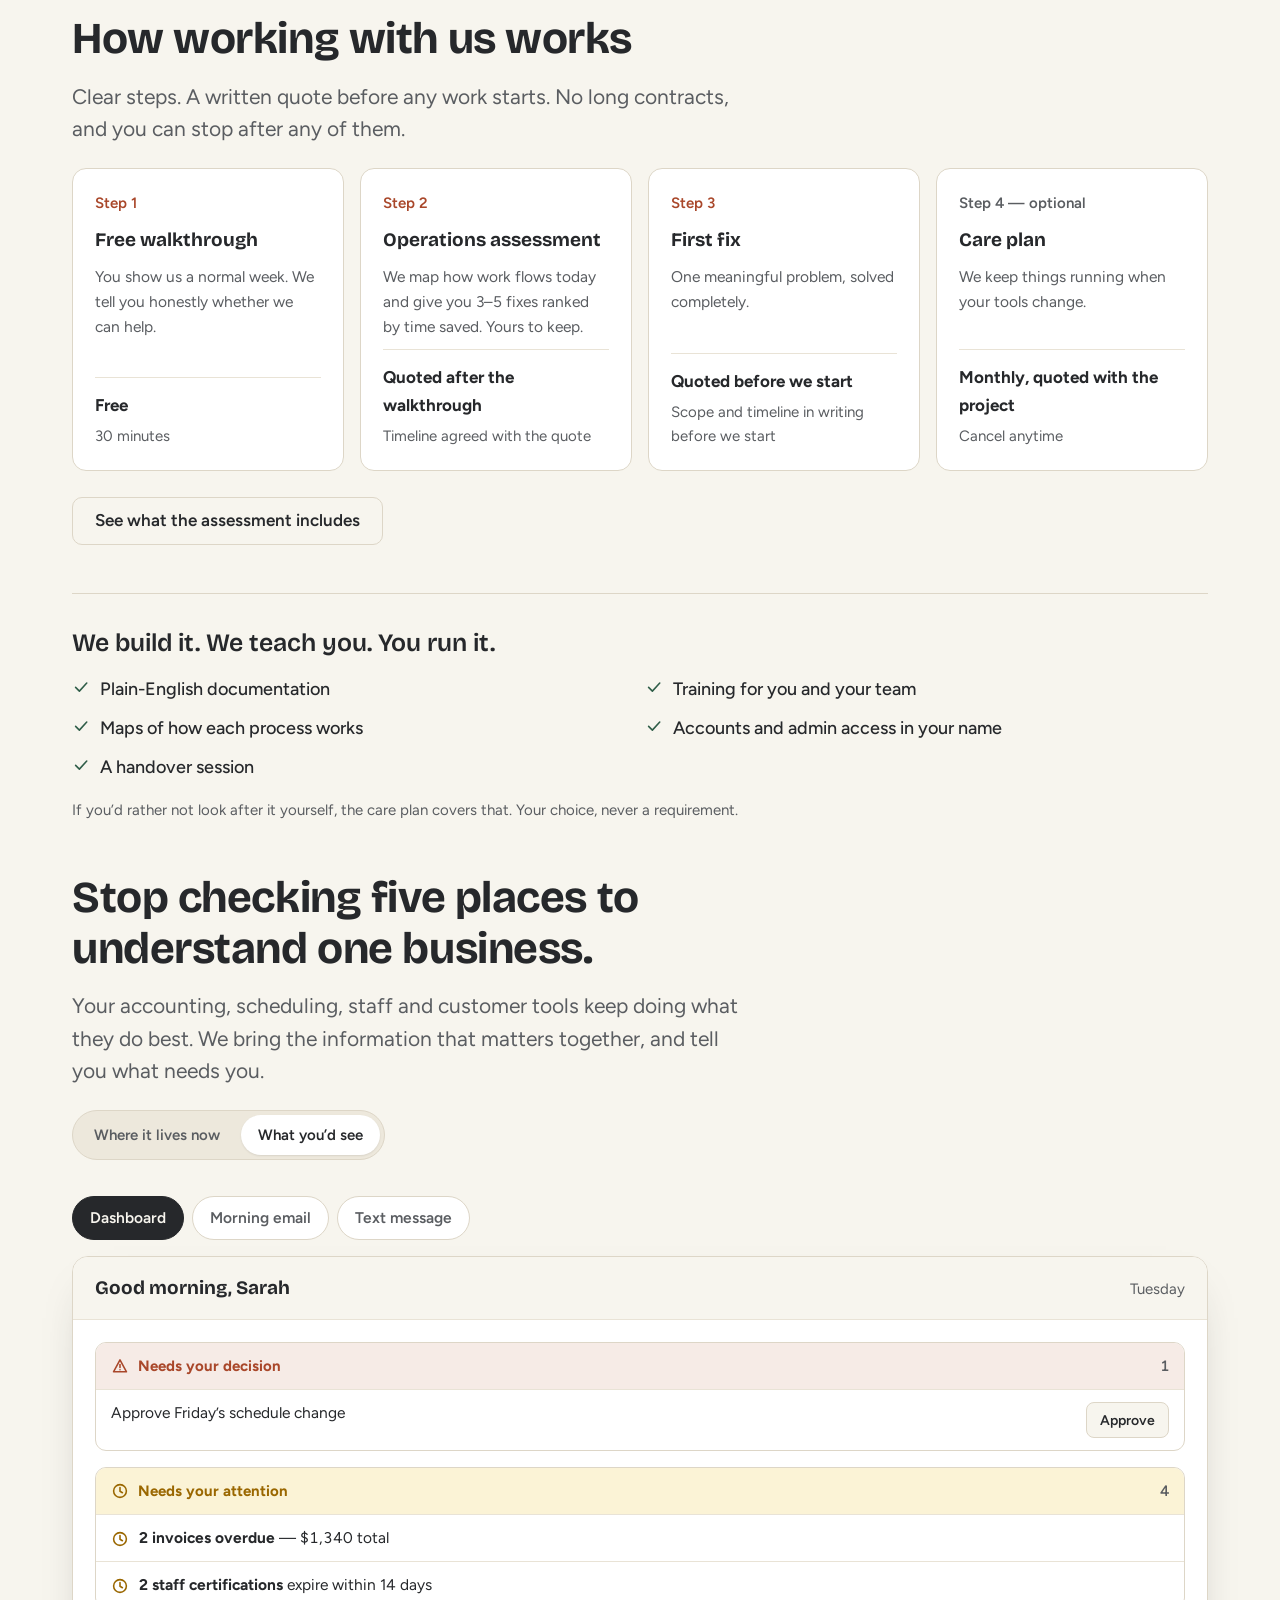
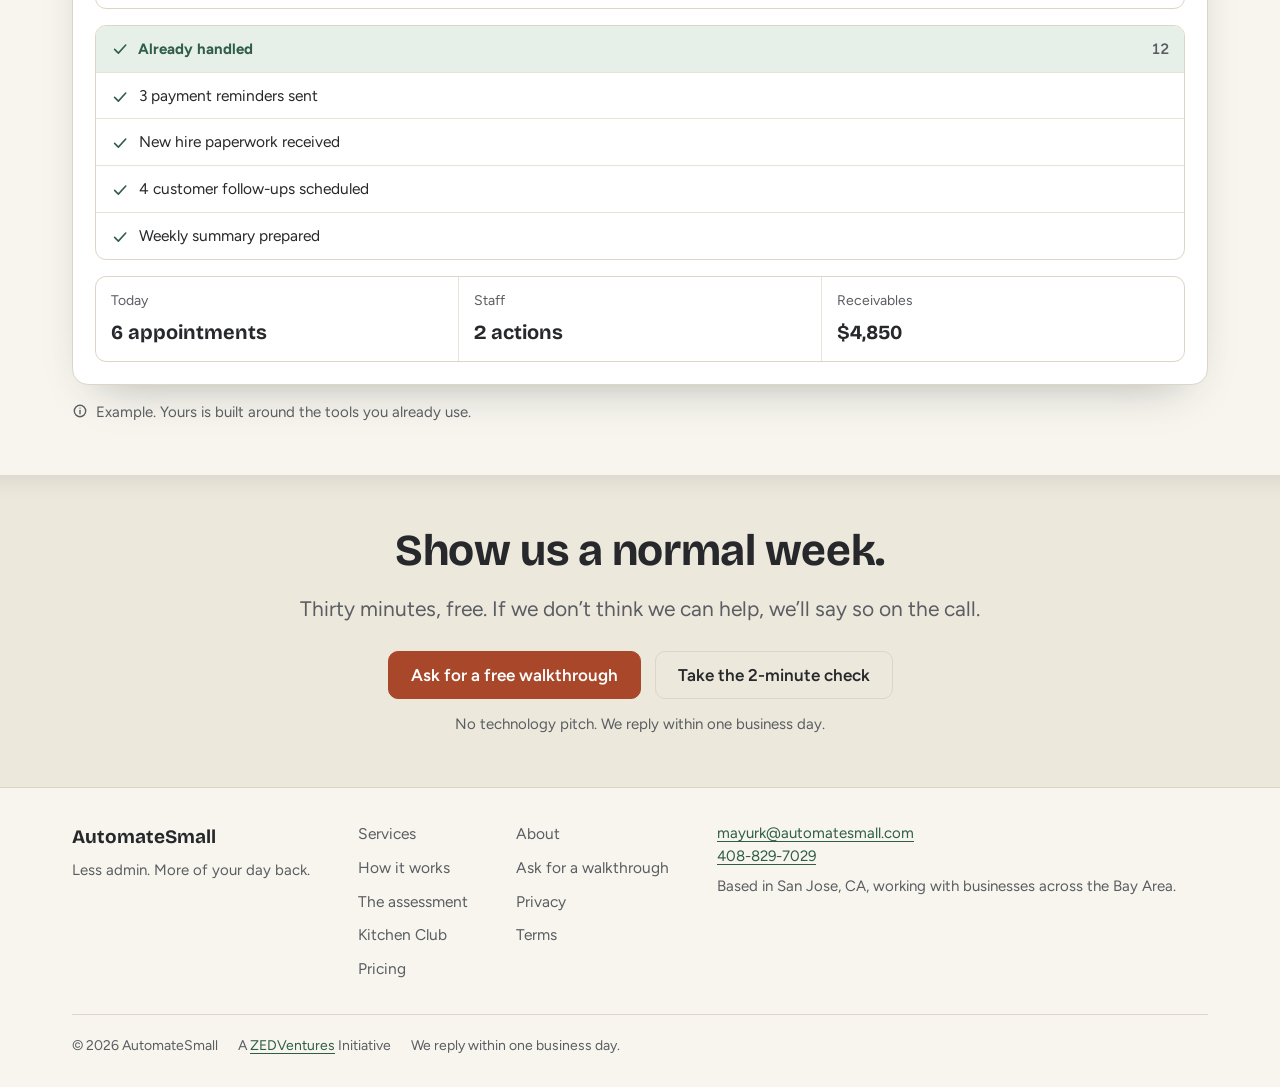
<file: how-it-works.html>
<!doctype html>
<html lang="en">
<head>
<meta charset="utf-8">
<meta name="viewport" content="width=device-width, initial-scale=1">
<title>How It Works</title>
<meta name="description" content="Discover, simplify, automate, connect, hand over. What happens at each step, what your part is, and what you have at the end.">
<meta property="og:title" content="How It Works">
<meta property="og:image" content="https://automatesmall.com/assets/og.png">
<meta property="og:url" content="https://automatesmall.com/how-it-works.html">
<meta property="og:description" content="Discover, simplify, automate, connect, hand over. What happens at each step, what your part is, and what you have at the end.">
<meta name="twitter:card" content="summary_large_image">
<link rel="canonical" href="https://automatesmall.com/how-it-works.html">
<link rel="preconnect" href="https://fonts.googleapis.com">
<link rel="preconnect" href="https://fonts.gstatic.com" crossorigin>
<link rel="stylesheet" href="https://fonts.googleapis.com/css2?family=Bricolage+Grotesque:opsz,wght@12..96,600;12..96,700&amp;family=Figtree:wght@400;500;600&amp;family=Kalam&amp;display=swap">
<link rel="icon" href="assets/favicon.svg" type="image/svg+xml">
<link rel="icon" href="assets/favicon-32.png" sizes="32x32" type="image/png">
<link rel="apple-touch-icon" href="assets/apple-touch-icon.png">
<link rel="stylesheet" href="assets/styles.css">
</head>
<body>
<a class="skip" href="#main">Skip to content</a>

<header class="nav" id="nav">
  <div class="wrap">
    <div class="nav__inner">
      <a class="nav__logo" href="/">
        <svg class="nav__mark" viewBox="0 0 24 24" fill="none" aria-hidden="true">
          <rect x="3" y="3.4" width="14.6" height="17.4" rx="2.4" fill="#FFFFFF" stroke="#26282B" stroke-width="1.5" transform="rotate(-4 10 12)"/>
          <path d="M9 13.3l2.5 2.5 5.5-5.9" stroke="#2F5D48" stroke-width="1.9" stroke-linecap="round" stroke-linejoin="round"/>
        </svg>
        <span class="nav__name">AutomateSmall<span class="nav__tag">Automation for small business</span></span>
      </a>
      <nav class="nav__links" aria-label="Primary">
        <a href="how-it-works.html" aria-current="page">How it works</a>
        <a href="about.html#who">Who we help</a>
        <a href="services.html">Services</a>
        <a href="about.html">About</a>
      </nav>
      <a class="btn btn--primary nav__cta" href="book.html">Let&rsquo;s talk</a>
      <a class="btn btn--primary nav__mcta" href="book.html">Let&rsquo;s talk</a>
      <button class="nav__toggle" id="nav-toggle" aria-expanded="false" aria-controls="nav-panel">Menu</button>
    </div>
    <div class="nav__panel" id="nav-panel">
      <a href="how-it-works.html">How it works</a>
      <a href="about.html#who">Who we help</a>
      <a href="services.html">Services</a>
      <a href="about.html">About</a>
      <a href="book.html">Ask for a walkthrough</a>
    </div>
  </div>
</header>

<main id="main">

<section class="sec">
  <div class="wrap">
    <div class="sec-head">
      <h1>We look at the work before we change any of it.</h1>
      <p class="lede">Most disappointing technology projects start the same way: a tool gets bought before anyone watches how the job actually gets done. We do that part first, on purpose.</p>
    </div>
    <div class="steps">
      <div class="step">
        <div class="step__n">01</div>
        <div>
          <p class="step__t">Discover</p>
          <p class="step__d">We walk through a normal week with you, and where it helps, with the people doing the work.</p>
          <p class="step__d" style="margin-top:8px"><b style="color:var(--ink)">At the end of this step:</b> A written picture of how the work happens today, in your words, not ours.</p>
        </div>
        <p class="step__part">Your part<b>About an hour of your time</b></p>
      </div>
      <div class="step">
        <div class="step__n">02</div>
        <div>
          <p class="step__t">Simplify</p>
          <p class="step__d">We look for steps that exist because of a decision nobody remembers making.</p>
          <p class="step__d" style="margin-top:8px"><b style="color:var(--ink)">At the end of this step:</b> A shorter process. A step you delete never breaks and never needs maintaining.</p>
        </div>
        <p class="step__part">Your part<b>A quick review</b></p>
      </div>
      <div class="step">
        <div class="step__n">03</div>
        <div>
          <p class="step__t">Automate</p>
          <p class="step__d">The sending, tracking, reminding and copying between places comes off people&rsquo;s plates.</p>
          <p class="step__d" style="margin-top:8px"><b style="color:var(--ink)">At the end of this step:</b> Work that happens on a schedule or when something else happens, with exceptions raised to a person.</p>
        </div>
        <p class="step__part">Your part<b>Almost none</b></p>
      </div>
      <div class="step">
        <div class="step__n">04</div>
        <div>
          <p class="step__t">Connect</p>
          <p class="step__d">Where two tools hold the same information, we get them talking so it&rsquo;s entered once.</p>
          <p class="step__d" style="margin-top:8px"><b style="color:var(--ink)">At the end of this step:</b> Your accounts, in your name, with the connections documented.</p>
        </div>
        <p class="step__part">Your part<b>Grant access</b></p>
      </div>
      <div class="step">
        <div class="step__n">05</div>
        <div>
          <p class="step__t">Hand over</p>
          <p class="step__d">The part most people skip.</p>
          <p class="step__d" style="margin-top:8px"><b style="color:var(--ink)">At the end of this step:</b> Documentation, process maps, training, admin access and a handover conversation.</p>
        </div>
        <p class="step__part">Your part<b>A training session</b></p>
      </div></div>
  </div>
</section>

<section class="sec sec--deep">
  <div class="wrap">
    <div class="sec-head"><h2>What we don&rsquo;t do</h2>
    <p class="lede">Usually the thing owners are actually worried about.</p></div>
    <div class="principles__grid" style="margin-top:0">
      <div><p class="pr__t">We don&rsquo;t sell you a system</p><p class="pr__d">There&rsquo;s no AutomateSmall product to subscribe to and no seats to count.</p></div>
      <div><p class="pr__t">We don&rsquo;t rip out what works</p><p class="pr__d">If your scheduling tool is fine, it stays. We connect to it.</p></div>
      <div><p class="pr__t">We don&rsquo;t run open-ended projects</p><p class="pr__d">Scope and price agreed in writing before we start.</p></div>
      <div><p class="pr__t">We don&rsquo;t hold the keys</p><p class="pr__d">Accounts are in your name. Our access can be removed without breaking anything.</p></div>
    </div>
  </div>
</section>

<section class="sec">
  <div class="wrap">
    <div class="sec-head"><h2>How working with us works</h2>
    <p class="lede">Clear steps. A written quote before any work starts. No long contracts, and you can stop after any of them.</p></div>
    <div class="plan">
      <div class="pstep"><p class="pstep__k">Step 1</p><p class="pstep__t">Free walkthrough</p><p class="pstep__d">You show us a normal week. We tell you honestly whether we can help.</p><div class="pstep__meta"><span class="pstep__price">Free</span><span class="pstep__time">30 minutes</span></div></div>
      <div class="pstep"><p class="pstep__k">Step 2</p><p class="pstep__t">Operations assessment</p><p class="pstep__d">We map how work flows today and give you 3&ndash;5 fixes ranked by time saved. Yours to keep.</p><div class="pstep__meta"><span class="pstep__price">Quoted after the walkthrough</span><span class="pstep__time">Timeline agreed with the quote</span></div></div>
      <div class="pstep"><p class="pstep__k">Step 3</p><p class="pstep__t">First fix</p><p class="pstep__d">One meaningful problem, solved completely.</p><div class="pstep__meta"><span class="pstep__price">Quoted before we start</span><span class="pstep__time">Scope and timeline in writing before we start</span></div></div>
      <div class="pstep pstep--opt"><p class="pstep__k">Step 4 &mdash; optional</p><p class="pstep__t">Care plan</p><p class="pstep__d">We keep things running when your tools change.</p><div class="pstep__meta"><span class="pstep__price">Monthly, quoted with the project</span><span class="pstep__time">Cancel anytime</span></div></div>
    </div>
    <div class="btn-row" style="margin-top:26px"><a class="btn btn--ghost" href="assessment.html">See what the assessment includes</a></div>

    <div class="own">
      <h3>We build it. We teach you. You run it.</h3>
      <ul class="own__list">
        <li><svg width="18" height="18" viewBox="0 0 20 20" fill="none" stroke="#2F5D48" stroke-width="1.75" stroke-linecap="round" stroke-linejoin="round" aria-hidden="true"><path d="M4 10.4l4.2 4.2L16.4 5.6"/></svg><span>Plain-English documentation</span></li>
        <li><svg width="18" height="18" viewBox="0 0 20 20" fill="none" stroke="#2F5D48" stroke-width="1.75" stroke-linecap="round" stroke-linejoin="round" aria-hidden="true"><path d="M4 10.4l4.2 4.2L16.4 5.6"/></svg><span>Training for you and your team</span></li>
        <li><svg width="18" height="18" viewBox="0 0 20 20" fill="none" stroke="#2F5D48" stroke-width="1.75" stroke-linecap="round" stroke-linejoin="round" aria-hidden="true"><path d="M4 10.4l4.2 4.2L16.4 5.6"/></svg><span>Maps of how each process works</span></li>
        <li><svg width="18" height="18" viewBox="0 0 20 20" fill="none" stroke="#2F5D48" stroke-width="1.75" stroke-linecap="round" stroke-linejoin="round" aria-hidden="true"><path d="M4 10.4l4.2 4.2L16.4 5.6"/></svg><span>Accounts and admin access in your name</span></li>
        <li><svg width="18" height="18" viewBox="0 0 20 20" fill="none" stroke="#2F5D48" stroke-width="1.75" stroke-linecap="round" stroke-linejoin="round" aria-hidden="true"><path d="M4 10.4l4.2 4.2L16.4 5.6"/></svg><span>A handover session</span></li>
      </ul>
      <p class="small" style="margin-top:18px">If you&rsquo;d rather not look after it yourself, the care plan covers that. Your choice, never a requirement.</p>
    </div>
  </div>
</section>

<!-- C6 ------------------------------------------------- the command center -->
<section class="sec" id="view">
  <div class="wrap">
    <div class="sec-head">
      <h2>Stop checking five places to understand one business.</h2>
      <p class="lede">Your accounting, scheduling, staff and customer tools keep doing what they do best. We bring the information that matters together, and tell you what needs you.</p>
    </div>

    <div id="bv">
      <div class="desk__bar">
        <div class="toggle" role="group" aria-label="Show where information lives now, or what you would see">
          <button type="button" data-show="before" aria-pressed="false">Where it lives now</button>
          <button type="button" data-show="after" aria-pressed="true">What you&rsquo;d see</button>
        </div>
      </div>
      <div class="stack">
        <div class="stack__layer" data-layer="before" data-state="hidden">
          <h3 class="vh">Where the information lives now</h3>
          <div class="scatter">
            <div class="sysbox">Accounting</div><div class="sysbox">Payroll</div><div class="sysbox">Email</div>
            <div class="sysbox">Scheduling</div><div class="sysbox">Documents</div><div class="sysbox">Customer list</div>
            <div class="sysbox">Compliance</div><div class="sysbox">Payments</div><div class="sysbox">Spreadsheets</div>
            <div class="sysbox sysbox--hand">Owner&rsquo;s memory</div>
            <div class="scatter__you">
              <svg class="scatter__tangle" viewBox="0 0 400 42" preserveAspectRatio="none" aria-hidden="true">
                <g fill="none" stroke="#C9C0AC" stroke-width="1.3">
                  <path d="M20 0C40 21 150 13 200 40"/><path d="M60 0C80 25 160 17 200 40"/>
                  <path d="M110 0C120 23 170 21 200 40"/><path d="M158 0C166 19 186 25 200 40"/>
                  <path d="M212 0C216 19 198 23 200 40"/><path d="M252 0C244 23 214 21 200 40"/>
                  <path d="M300 0C286 23 232 19 200 40"/><path d="M345 0C322 25 240 17 200 40"/>
                  <path d="M385 0C356 21 250 13 200 40"/>
                </g>
              </svg>
              <div class="youslip" style="min-height:78px;font-size:26px">You</div>
            </div>
          </div>
        </div>

        <div class="stack__layer" data-layer="after">
          <h3 class="vh">What you would see instead</h3>
          <div class="tabs">
            <div class="tablist" role="tablist" id="fmt-tabs" aria-label="How you receive it">
              <button class="tab" role="tab" id="tab-dash" data-fmt="dashboard" aria-selected="true" aria-controls="p-dash" tabindex="0">Dashboard</button>
              <button class="tab" role="tab" id="tab-mail" data-fmt="email" aria-selected="false" aria-controls="p-mail" tabindex="-1">Morning email</button>
              <button class="tab" role="tab" id="tab-sms" data-fmt="text" aria-selected="false" aria-controls="p-sms" tabindex="-1">Text message</button>
            </div>

            <div class="tabpanel" role="tabpanel" id="p-dash" aria-labelledby="tab-dash">
              <div class="panel">
                <div class="panel__bar"><span class="panel__hello">Good morning, Sarah</span><span class="small">Tuesday</span></div>
                <div class="panel__body">
                  <div class="grp grp--decide">
                    <p class="grp__h"><svg width="18" height="18" viewBox="0 0 20 20" fill="none" stroke="#A9472A" stroke-width="1.75" stroke-linecap="round" stroke-linejoin="round" aria-hidden="true"><path d="M10 3.2l7.2 13.2H2.8z"/><path d="M10 8.4v3.2"/><path d="M10 14.1h.01"/></svg> Needs your decision <span class="grp__n">1</span></p>
                    <div class="row"><span>Approve Friday&rsquo;s schedule change</span><button class="row__act" type="button" id="demo-approve" data-demo-approve>Approve</button></div>
                  </div>
                  <div class="grp grp--attn">
                    <p class="grp__h"><svg width="18" height="18" viewBox="0 0 20 20" fill="none" stroke="#9A6700" stroke-width="1.75" stroke-linecap="round" stroke-linejoin="round" aria-hidden="true"><circle cx="10" cy="10" r="7.1"/><path d="M10 6.1v4.2l2.7 1.6"/></svg> Needs your attention <span class="grp__n">4</span></p>
                    <div class="row"><svg width="18" height="18" viewBox="0 0 20 20" fill="none" stroke="#9A6700" stroke-width="1.75" stroke-linecap="round" stroke-linejoin="round" aria-hidden="true"><circle cx="10" cy="10" r="7.1"/><path d="M10 6.1v4.2l2.7 1.6"/></svg><span><b>2 invoices overdue</b> &mdash; <span class="amt">$1,340</span> total</span></div>
                    <div class="row"><svg width="18" height="18" viewBox="0 0 20 20" fill="none" stroke="#9A6700" stroke-width="1.75" stroke-linecap="round" stroke-linejoin="round" aria-hidden="true"><circle cx="10" cy="10" r="7.1"/><path d="M10 6.1v4.2l2.7 1.6"/></svg><span><b>2 staff certifications</b> expire within 14 days</span></div>
                  </div>
                  <div class="grp grp--done">
                    <p class="grp__h"><svg width="18" height="18" viewBox="0 0 20 20" fill="none" stroke="#2F5D48" stroke-width="1.75" stroke-linecap="round" stroke-linejoin="round" aria-hidden="true"><path d="M4 10.4l4.2 4.2L16.4 5.6"/></svg> Already handled <span class="grp__n">12</span></p>
                    <div class="row"><svg width="18" height="18" viewBox="0 0 20 20" fill="none" stroke="#2F5D48" stroke-width="1.75" stroke-linecap="round" stroke-linejoin="round" aria-hidden="true"><path d="M4 10.4l4.2 4.2L16.4 5.6"/></svg><span>3 payment reminders sent</span></div>
                    <div class="row"><svg width="18" height="18" viewBox="0 0 20 20" fill="none" stroke="#2F5D48" stroke-width="1.75" stroke-linecap="round" stroke-linejoin="round" aria-hidden="true"><path d="M4 10.4l4.2 4.2L16.4 5.6"/></svg><span>New hire paperwork received</span></div>
                    <div class="row"><svg width="18" height="18" viewBox="0 0 20 20" fill="none" stroke="#2F5D48" stroke-width="1.75" stroke-linecap="round" stroke-linejoin="round" aria-hidden="true"><path d="M4 10.4l4.2 4.2L16.4 5.6"/></svg><span>4 customer follow-ups scheduled</span></div>
                    <div class="row"><svg width="18" height="18" viewBox="0 0 20 20" fill="none" stroke="#2F5D48" stroke-width="1.75" stroke-linecap="round" stroke-linejoin="round" aria-hidden="true"><path d="M4 10.4l4.2 4.2L16.4 5.6"/></svg><span>Weekly summary prepared</span></div>
                  </div>
                  <div class="today">
                    <div class="today__c"><p class="today__k">Today</p><p class="today__v">6 appointments</p></div>
                    <div class="today__c"><p class="today__k">Staff</p><p class="today__v">2 actions</p></div>
                    <div class="today__c"><p class="today__k">Receivables</p><p class="today__v">$4,850</p></div>
                  </div>
                </div>
              </div>
            </div>

            <div class="tabpanel" role="tabpanel" id="p-mail" aria-labelledby="tab-mail" hidden>
              <div class="mail">
                <div class="mail__h"><b>Your Tuesday summary</b>from AutomateSmall &middot; 6:30am</div>
                <div class="mail__b">
                  <p>Good morning, Sarah.</p>
                  <p><b>One thing needs your decision:</b> approve Friday&rsquo;s schedule change.</p>
                  <p><b>Four need your attention:</b></p>
                  <ul>
                    <li>2 invoices overdue, $1,340 total</li>
                    <li>2 staff certifications expire within 14 days</li>
                  </ul>
                  <p><b>Twelve things were handled overnight,</b> including 3 payment reminders sent, new hire paperwork received, and 4 customer follow-ups scheduled.</p>
                  <p>Today: 6 appointments, 2 staff actions, $4,850 receivables outstanding.</p>
                </div>
              </div>
            </div>

            <div class="tabpanel" role="tabpanel" id="p-sms" aria-labelledby="tab-sms" hidden>
              <div class="sms">
                <div class="bubble">Morning Sarah. 1 decision: approve Friday&rsquo;s schedule change. 2 invoices overdue ($1,340). 2 certifications expire in 14 days. 12 things handled. Reply HOLD to pause today&rsquo;s reminders.</div>
                <p class="sms__time">6:30am</p>
              </div>
            </div>
          </div>
          <p class="exnote"><svg width="16" height="16" viewBox="0 0 20 20" fill="none" stroke="#5A5D61" stroke-width="1.75" stroke-linecap="round" stroke-linejoin="round" aria-hidden="true"><circle cx="10" cy="10" r="7.1"/><path d="M10 9.2v4.2"/><path d="M10 6.4h.01"/></svg><span>Example. Yours is built around the tools you already use.</span></p>
        </div>
      </div>
    </div>
  </div>
</section>

<section class="sec final">
  <div class="wrap">
    <h2>Show us a normal week.</h2>
    <p class="lede" style="margin-top:16px">Thirty minutes, free. If we don&rsquo;t think we can help, we&rsquo;ll say so on the call.</p>
    <div class="btn-row" style="margin-top:26px">
      <a class="btn btn--primary" href="book.html">Ask for a free walkthrough</a>
      <a class="btn btn--ghost" href="/#recognition">Take the 2-minute check</a>
    </div>
    <p class="small" style="margin-top:14px">No technology pitch. We reply within one business day.</p>
  </div>
</section>

</main>

<footer class="foot">
  <div class="wrap">
    <div class="foot__grid">
      <div>
        <p class="foot__brand">AutomateSmall</p>
        <p class="foot__tag">Less admin. More of your day back.</p>
      </div>
      <nav aria-label="What we do">
        <a href="services.html">Services</a>
        <a href="how-it-works.html">How it works</a>
        <a href="assessment.html">The assessment</a>
        <a href="kitchen-club.html">Kitchen Club</a>
        <a href="/#pricing">Pricing</a>
      </nav>
      <nav aria-label="Company">
        <a href="about.html">About</a>
        <a href="book.html">Ask for a walkthrough</a>
        <a href="privacy.html">Privacy</a>
        <a href="terms.html">Terms</a>
      </nav>
      <div>
        <p class="small"><a href="mailto:mayurk@automatesmall.com">mayurk@automatesmall.com</a><br><a href="tel:+14088297029">408-829-7029</a></p>
        <p class="small" style="margin-top:8px">Based in San Jose, CA, working with businesses across the Bay Area.</p>
      </div>
    </div>
    <div class="foot__legal">
      <span>&copy; 2026 AutomateSmall</span>
      <span>A <a href="https://www.zedventures.com">ZEDVentures</a> Initiative</span>
      <span>We reply within one business day.</span>
    </div>
  </div>
</footer>

<script src="assets/site.js" defer></script>
</body>
</html>
</file>
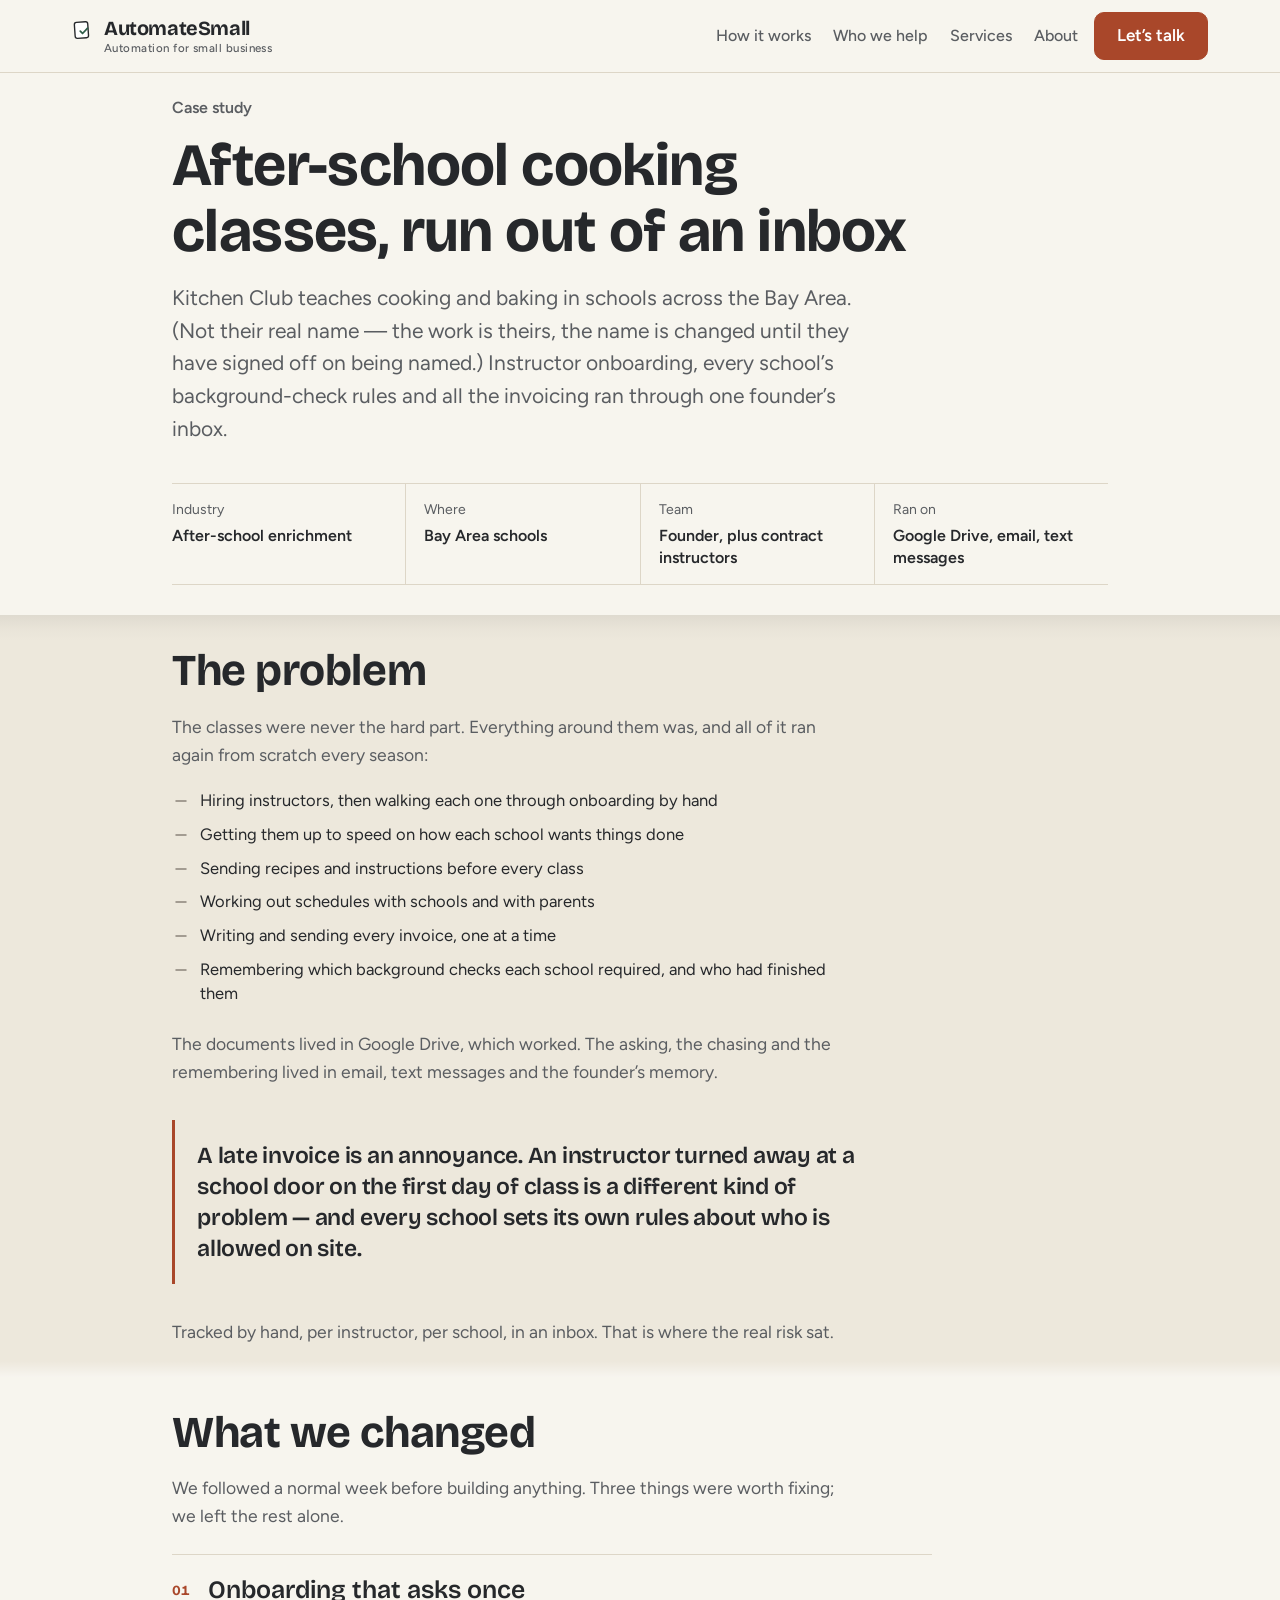
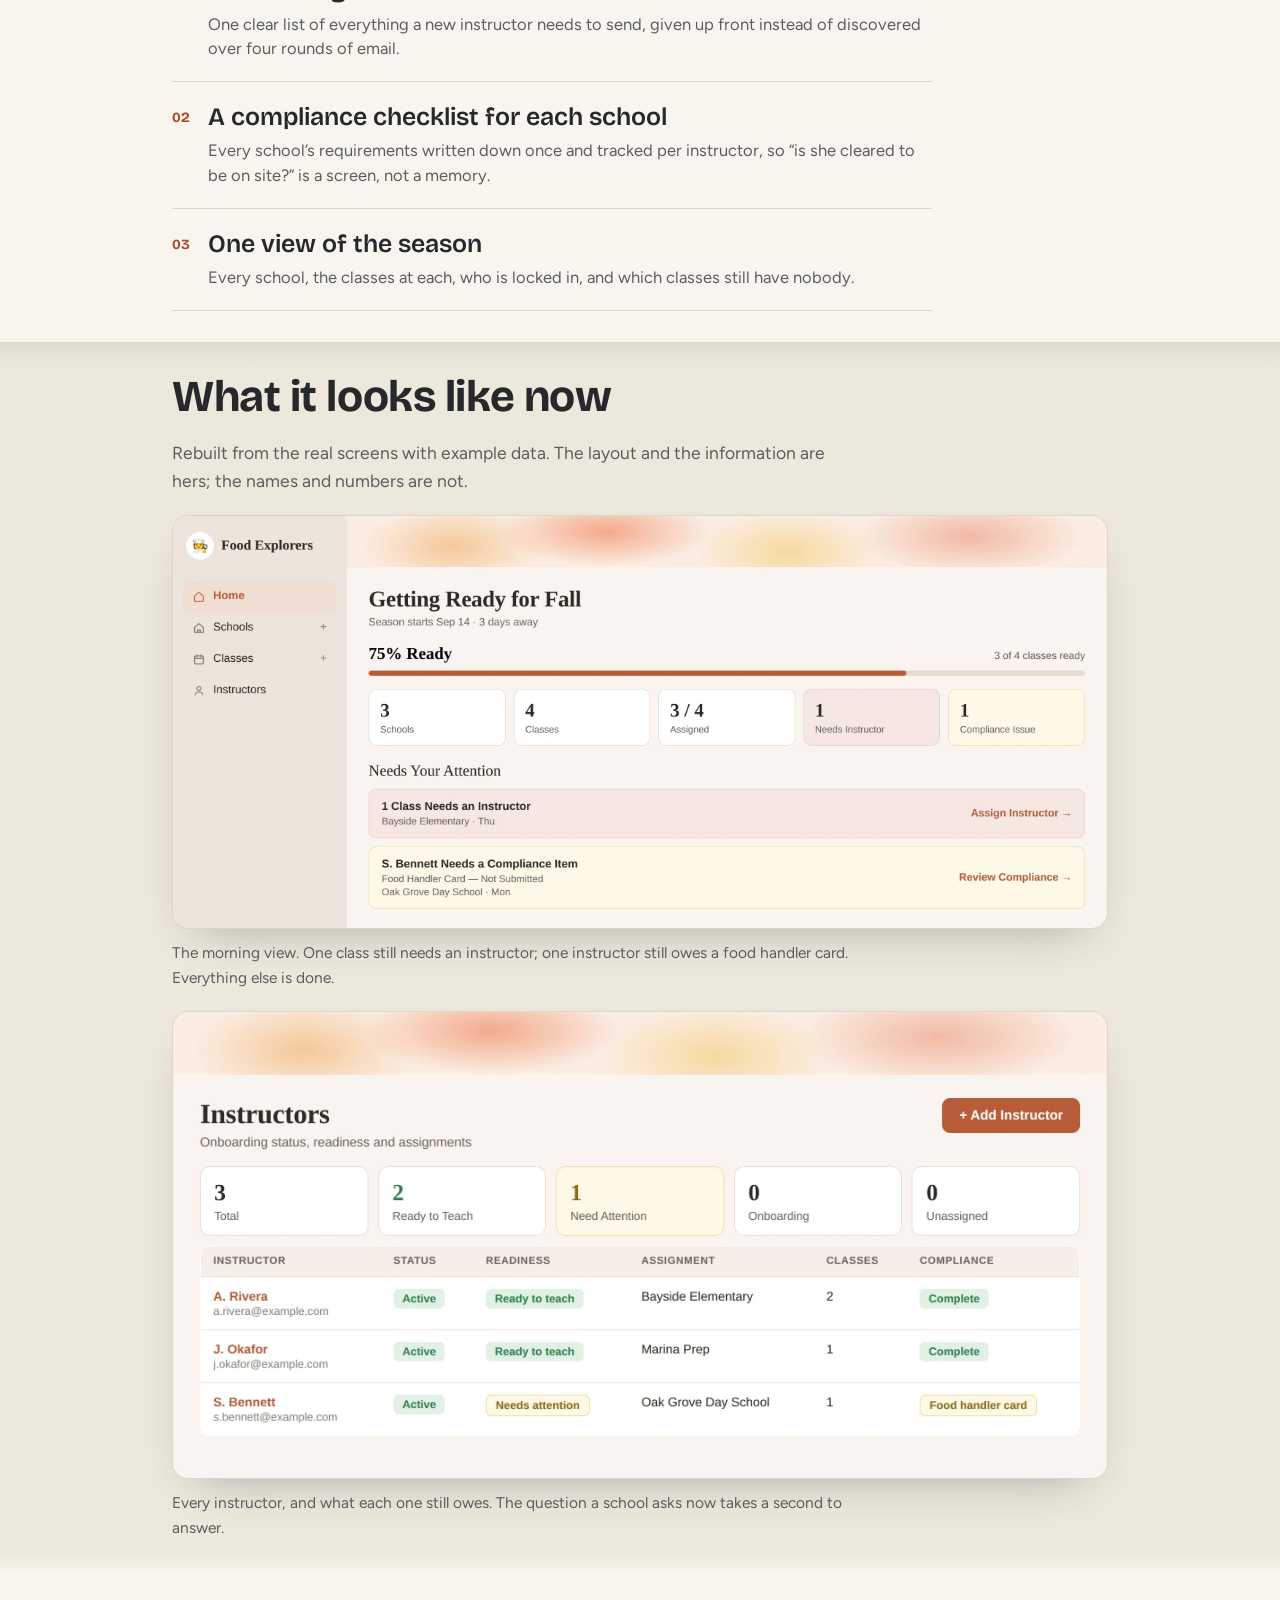
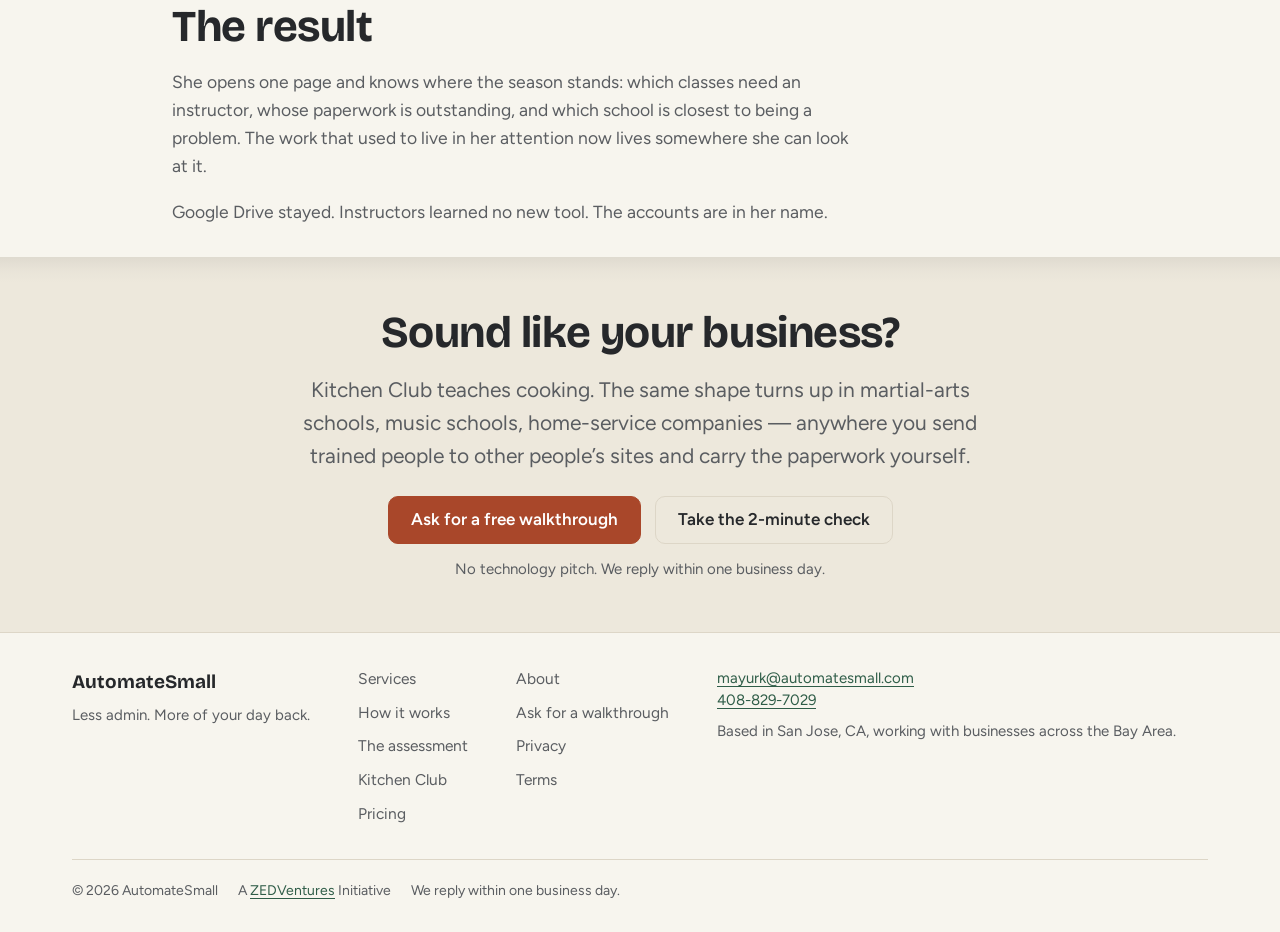
<file: kitchen-club.html>
<!doctype html>
<html lang="en">
<head>
<meta charset="utf-8">
<meta name="viewport" content="width=device-width, initial-scale=1">
<title>Kitchen Club</title>
<meta name="description" content="Case study: after-school cooking classes across the Bay Area, run out of one founder’s inbox. What we changed about instructor onboarding, school compliance checks and seeing where the season stands.">
<meta property="og:title" content="Kitchen Club">
<meta property="og:image" content="https://automatesmall.com/assets/og.png">
<meta property="og:url" content="https://automatesmall.com/kitchen-club.html">
<meta property="og:description" content="Case study: after-school cooking classes across the Bay Area, run out of one founder’s inbox. What we changed about instructor onboarding, school compliance checks and seeing where the season stands.">
<meta name="twitter:card" content="summary_large_image">
<link rel="canonical" href="https://automatesmall.com/kitchen-club.html">
<link rel="preconnect" href="https://fonts.googleapis.com">
<link rel="preconnect" href="https://fonts.gstatic.com" crossorigin>
<link rel="stylesheet" href="https://fonts.googleapis.com/css2?family=Bricolage+Grotesque:opsz,wght@12..96,600;12..96,700&amp;family=Figtree:wght@400;500;600&amp;family=Kalam&amp;display=swap">
<link rel="icon" href="assets/favicon.svg" type="image/svg+xml">
<link rel="icon" href="assets/favicon-32.png" sizes="32x32" type="image/png">
<link rel="apple-touch-icon" href="assets/apple-touch-icon.png">
<link rel="stylesheet" href="assets/styles.css">
</head>
<body>
<a class="skip" href="#main">Skip to content</a>

<header class="nav" id="nav">
  <div class="wrap">
    <div class="nav__inner">
      <a class="nav__logo" href="/">
        <svg class="nav__mark" viewBox="0 0 24 24" fill="none" aria-hidden="true">
          <rect x="3" y="3.4" width="14.6" height="17.4" rx="2.4" fill="#FFFFFF" stroke="#26282B" stroke-width="1.5" transform="rotate(-4 10 12)"/>
          <path d="M9 13.3l2.5 2.5 5.5-5.9" stroke="#2F5D48" stroke-width="1.9" stroke-linecap="round" stroke-linejoin="round"/>
        </svg>
        <span class="nav__name">AutomateSmall<span class="nav__tag">Automation for small business</span></span>
      </a>
      <nav class="nav__links" aria-label="Primary">
        <a href="how-it-works.html">How it works</a>
        <a href="about.html#who">Who we help</a>
        <a href="services.html">Services</a>
        <a href="about.html">About</a>
      </nav>
      <a class="btn btn--primary nav__cta" href="book.html">Let&rsquo;s talk</a>
      <a class="btn btn--primary nav__mcta" href="book.html">Let&rsquo;s talk</a>
      <button class="nav__toggle" id="nav-toggle" aria-expanded="false" aria-controls="nav-panel">Menu</button>
    </div>
    <div class="nav__panel" id="nav-panel">
      <a href="how-it-works.html">How it works</a>
      <a href="about.html#who">Who we help</a>
      <a href="services.html">Services</a>
      <a href="about.html">About</a>
      <a href="book.html">Ask for a walkthrough</a>
    </div>
  </div>
</header>

<main id="main">

<!-- =====================================================================
     CASE STUDY TEMPLATE
     Copy this file for the next one. Five blocks, in this order, and resist
     adding a sixth:
       1. Header      who they are, in one breath, plus the facts bar
       2. The problem what it cost them, ending on the sharpest detail
       3. What we changed   three items, one sentence each, no images
       4. What it looks like now   two screenshots, readable size
       5. Result + CTA
     Keep it under ~600 words. A case study earns attention by being short
     and specific, not by being thorough.
     ===================================================================== -->

<section class="sec sec--tight">
  <div class="wrap wrap--case">
    <p class="eyebrow">Case study</p>
    <h1>After-school cooking classes, run out of an inbox</h1>
    <p class="lede cs-lede">Kitchen Club teaches cooking and baking in schools across the Bay Area. (Not their real name &mdash; the work is theirs, the name is changed until they have signed off on being named.) Instructor onboarding, every school&rsquo;s background-check rules and all the invoicing ran through one founder&rsquo;s inbox.</p>

    <dl class="cs-facts">
      <div><dt>Industry</dt><dd>After-school enrichment</dd></div>
      <div><dt>Where</dt><dd>Bay Area schools</dd></div>
      <div><dt>Team</dt><dd>Founder, plus contract instructors</dd></div>
      <div><dt>Ran on</dt><dd>Google Drive, email, text messages</dd></div>
    </dl>
  </div>
</section>

<section class="sec sec--tight sec--deep">
  <div class="wrap wrap--case">
    <h2>The problem</h2>
    <p class="cs-body">The classes were never the hard part. Everything around them was, and all of it ran again from scratch every season:</p>

    <ul class="cs-list">
      <li><svg width="18" height="18" viewBox="0 0 20 20" fill="none" stroke="#8A8279" stroke-width="1.75" stroke-linecap="round" aria-hidden="true"><path d="M4.5 10h11"/></svg><span>Hiring instructors, then walking each one through onboarding by hand</span></li>
      <li><svg width="18" height="18" viewBox="0 0 20 20" fill="none" stroke="#8A8279" stroke-width="1.75" stroke-linecap="round" aria-hidden="true"><path d="M4.5 10h11"/></svg><span>Getting them up to speed on how each school wants things done</span></li>
      <li><svg width="18" height="18" viewBox="0 0 20 20" fill="none" stroke="#8A8279" stroke-width="1.75" stroke-linecap="round" aria-hidden="true"><path d="M4.5 10h11"/></svg><span>Sending recipes and instructions before every class</span></li>
      <li><svg width="18" height="18" viewBox="0 0 20 20" fill="none" stroke="#8A8279" stroke-width="1.75" stroke-linecap="round" aria-hidden="true"><path d="M4.5 10h11"/></svg><span>Working out schedules with schools and with parents</span></li>
      <li><svg width="18" height="18" viewBox="0 0 20 20" fill="none" stroke="#8A8279" stroke-width="1.75" stroke-linecap="round" aria-hidden="true"><path d="M4.5 10h11"/></svg><span>Writing and sending every invoice, one at a time</span></li>
      <li><svg width="18" height="18" viewBox="0 0 20 20" fill="none" stroke="#8A8279" stroke-width="1.75" stroke-linecap="round" aria-hidden="true"><path d="M4.5 10h11"/></svg><span>Remembering which background checks each school required, and who had finished them</span></li>
    </ul>

    <p class="cs-body">The documents lived in Google Drive, which worked. The asking, the chasing and the remembering lived in email, text messages and the founder&rsquo;s memory.</p>

    <blockquote class="cs-pull">
      <p>A late invoice is an annoyance. An instructor turned away at a school door on the first day of class is a different kind of problem &mdash; and every school sets its own rules about who is allowed on site.</p>
    </blockquote>

    <p class="cs-body">Tracked by hand, per instructor, per school, in an inbox. That is where the real risk sat.</p>
  </div>
</section>

<section class="sec sec--tight">
  <div class="wrap wrap--case">
    <h2>What we changed</h2>
    <p class="cs-body">We followed a normal week before building anything. Three things were worth fixing; we left the rest alone.</p>

    <ol class="cs-steps">
      <li>
        <span class="cs-steps__n">01</span>
        <div>
          <h3>Onboarding that asks once</h3>
          <p>One clear list of everything a new instructor needs to send, given up front instead of discovered over four rounds of email.</p>
        </div>
      </li>
      <li>
        <span class="cs-steps__n">02</span>
        <div>
          <h3>A compliance checklist for each school</h3>
          <p>Every school&rsquo;s requirements written down once and tracked per instructor, so &ldquo;is she cleared to be on site?&rdquo; is a screen, not a memory.</p>
        </div>
      </li>
      <li>
        <span class="cs-steps__n">03</span>
        <div>
          <h3>One view of the season</h3>
          <p>Every school, the classes at each, who is locked in, and which classes still have nobody.</p>
        </div>
      </li>
    </ol>
  </div>
</section>

<section class="sec sec--tight sec--deep">
  <div class="wrap wrap--case">
    <h2>What it looks like now</h2>
    <p class="cs-body">Rebuilt from the real screens with example data. The layout and the information are hers; the names and numbers are not.</p>

    <figure class="cs-shot">
      <img src="assets/fe-season.webp" width="2560" height="1130" loading="lazy" decoding="async"
           alt="The season overview: 75% ready, three schools, four classes, and the two items that need her today.">
      <figcaption>The morning view. One class still needs an instructor; one instructor still owes a food handler card. Everything else is done.</figcaption>
    </figure>

    <figure class="cs-shot">
      <img src="assets/fe-instructors.webp" width="2084" height="1040" loading="lazy" decoding="async"
           alt="The instructor list showing each person's status, readiness, assigned school and outstanding compliance item.">
      <figcaption>Every instructor, and what each one still owes. The question a school asks now takes a second to answer.</figcaption>
    </figure>
  </div>
</section>

<section class="sec sec--tight">
  <div class="wrap wrap--case">
    <h2>The result</h2>
    <p class="cs-body">She opens one page and knows where the season stands: which classes need an instructor, whose paperwork is outstanding, and which school is closest to being a problem. The work that used to live in her attention now lives somewhere she can look at it.</p>
    <p class="cs-body">Google Drive stayed. Instructors learned no new tool. The accounts are in her name.</p>
  </div>
</section>

<section class="sec final">
  <div class="wrap wrap--case">
    <h2>Sound like your business?</h2>
    <p class="lede cs-lede" style="margin-top:14px">Kitchen Club teaches cooking. The same shape turns up in martial-arts schools, music schools, home-service companies &mdash; anywhere you send trained people to other people&rsquo;s sites and carry the paperwork yourself.</p>
    <div class="btn-row" style="margin-top:24px">
      <a class="btn btn--primary" href="book.html">Ask for a free walkthrough</a>
      <a class="btn btn--ghost" href="/#recognition">Take the 2-minute check</a>
    </div>
    <p class="small" style="margin-top:14px">No technology pitch. We reply within one business day.</p>
  </div>
</section>

</main>

<footer class="foot">
  <div class="wrap">
    <div class="foot__grid">
      <div>
        <p class="foot__brand">AutomateSmall</p>
        <p class="foot__tag">Less admin. More of your day back.</p>
      </div>
      <nav aria-label="What we do">
        <a href="services.html">Services</a>
        <a href="how-it-works.html">How it works</a>
        <a href="assessment.html">The assessment</a>
        <a href="kitchen-club.html">Kitchen Club</a>
        <a href="/#pricing">Pricing</a>
      </nav>
      <nav aria-label="Company">
        <a href="about.html">About</a>
        <a href="book.html">Ask for a walkthrough</a>
        <a href="privacy.html">Privacy</a>
        <a href="terms.html">Terms</a>
      </nav>
      <div>
        <p class="small"><a href="mailto:mayurk@automatesmall.com">mayurk@automatesmall.com</a><br><a href="tel:+14088297029">408-829-7029</a></p>
        <p class="small" style="margin-top:8px">Based in San Jose, CA, working with businesses across the Bay Area.</p>
      </div>
    </div>
    <div class="foot__legal">
      <span>&copy; 2026 AutomateSmall</span>
      <span>A <a href="https://www.zedventures.com">ZEDVentures</a> Initiative</span>
      <span>We reply within one business day.</span>
    </div>
  </div>
</footer>

<script src="assets/site.js" defer></script>
</body>
</html>
</file>
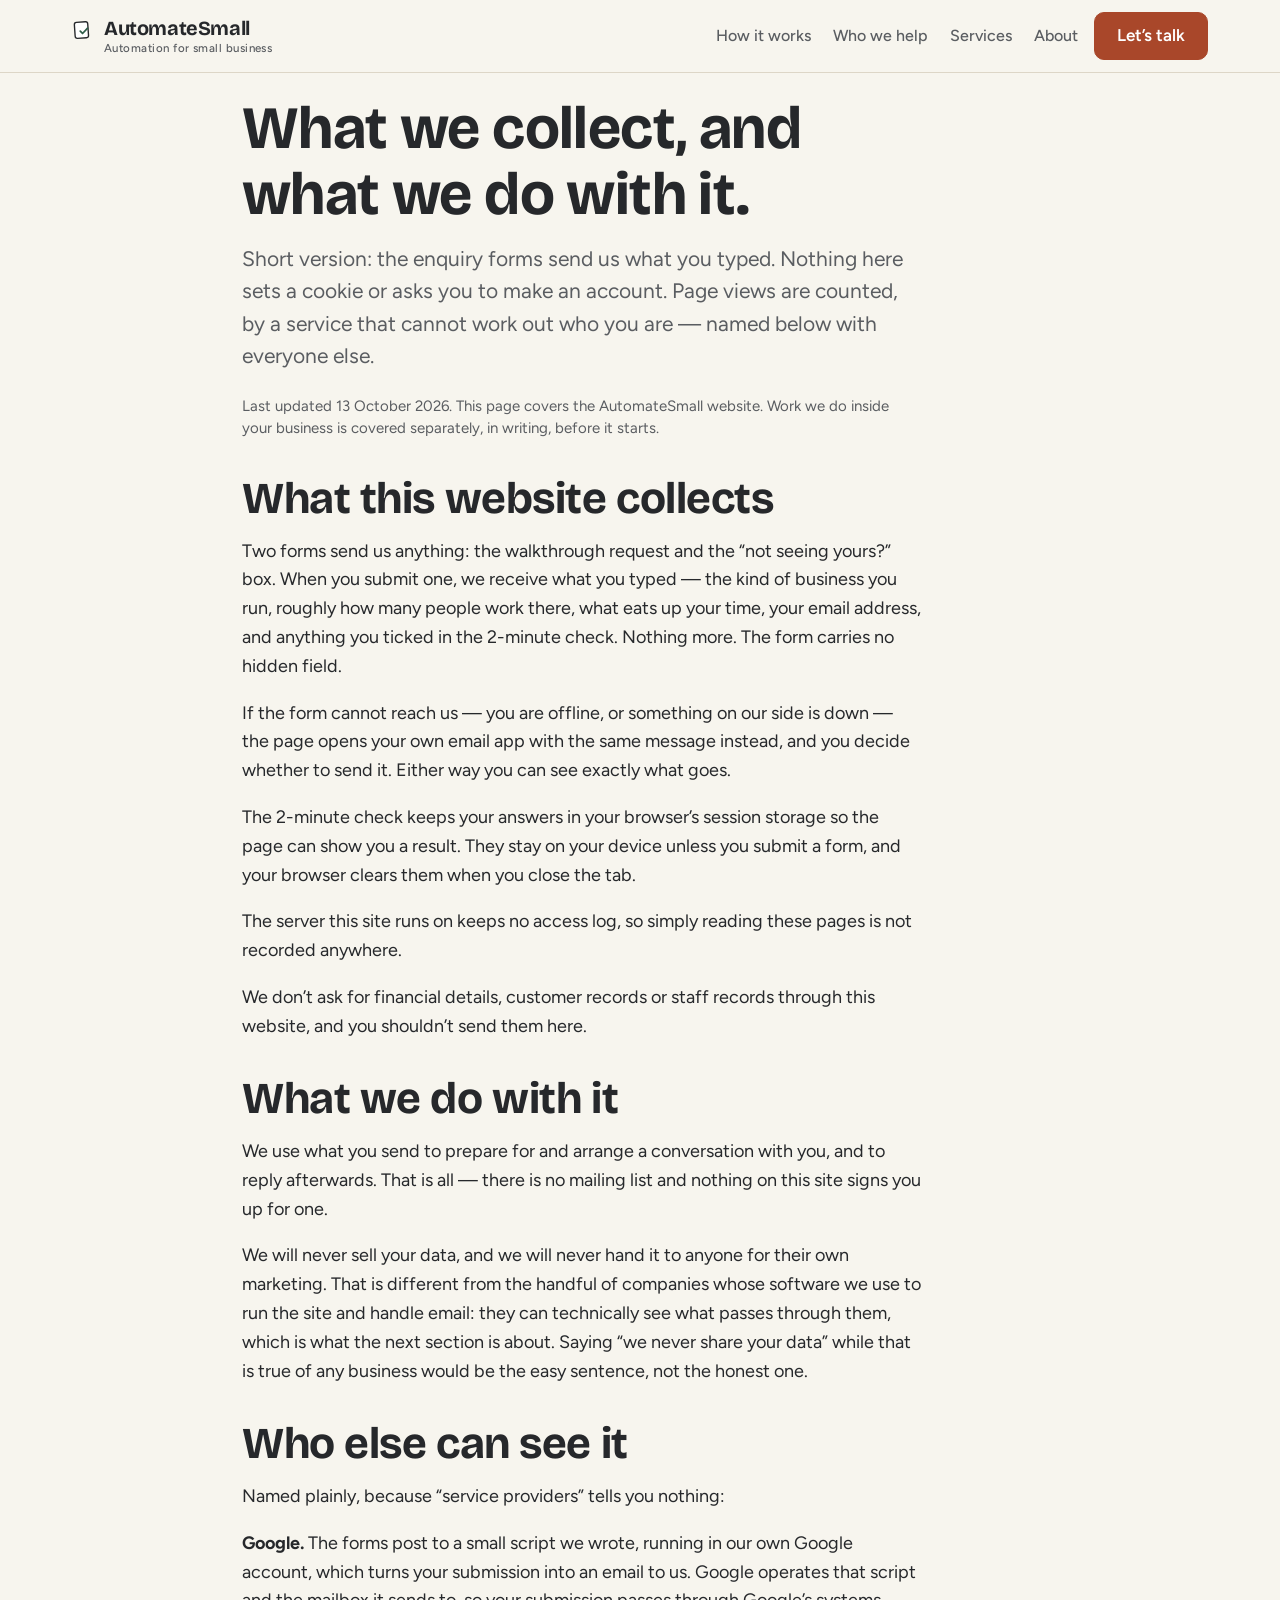
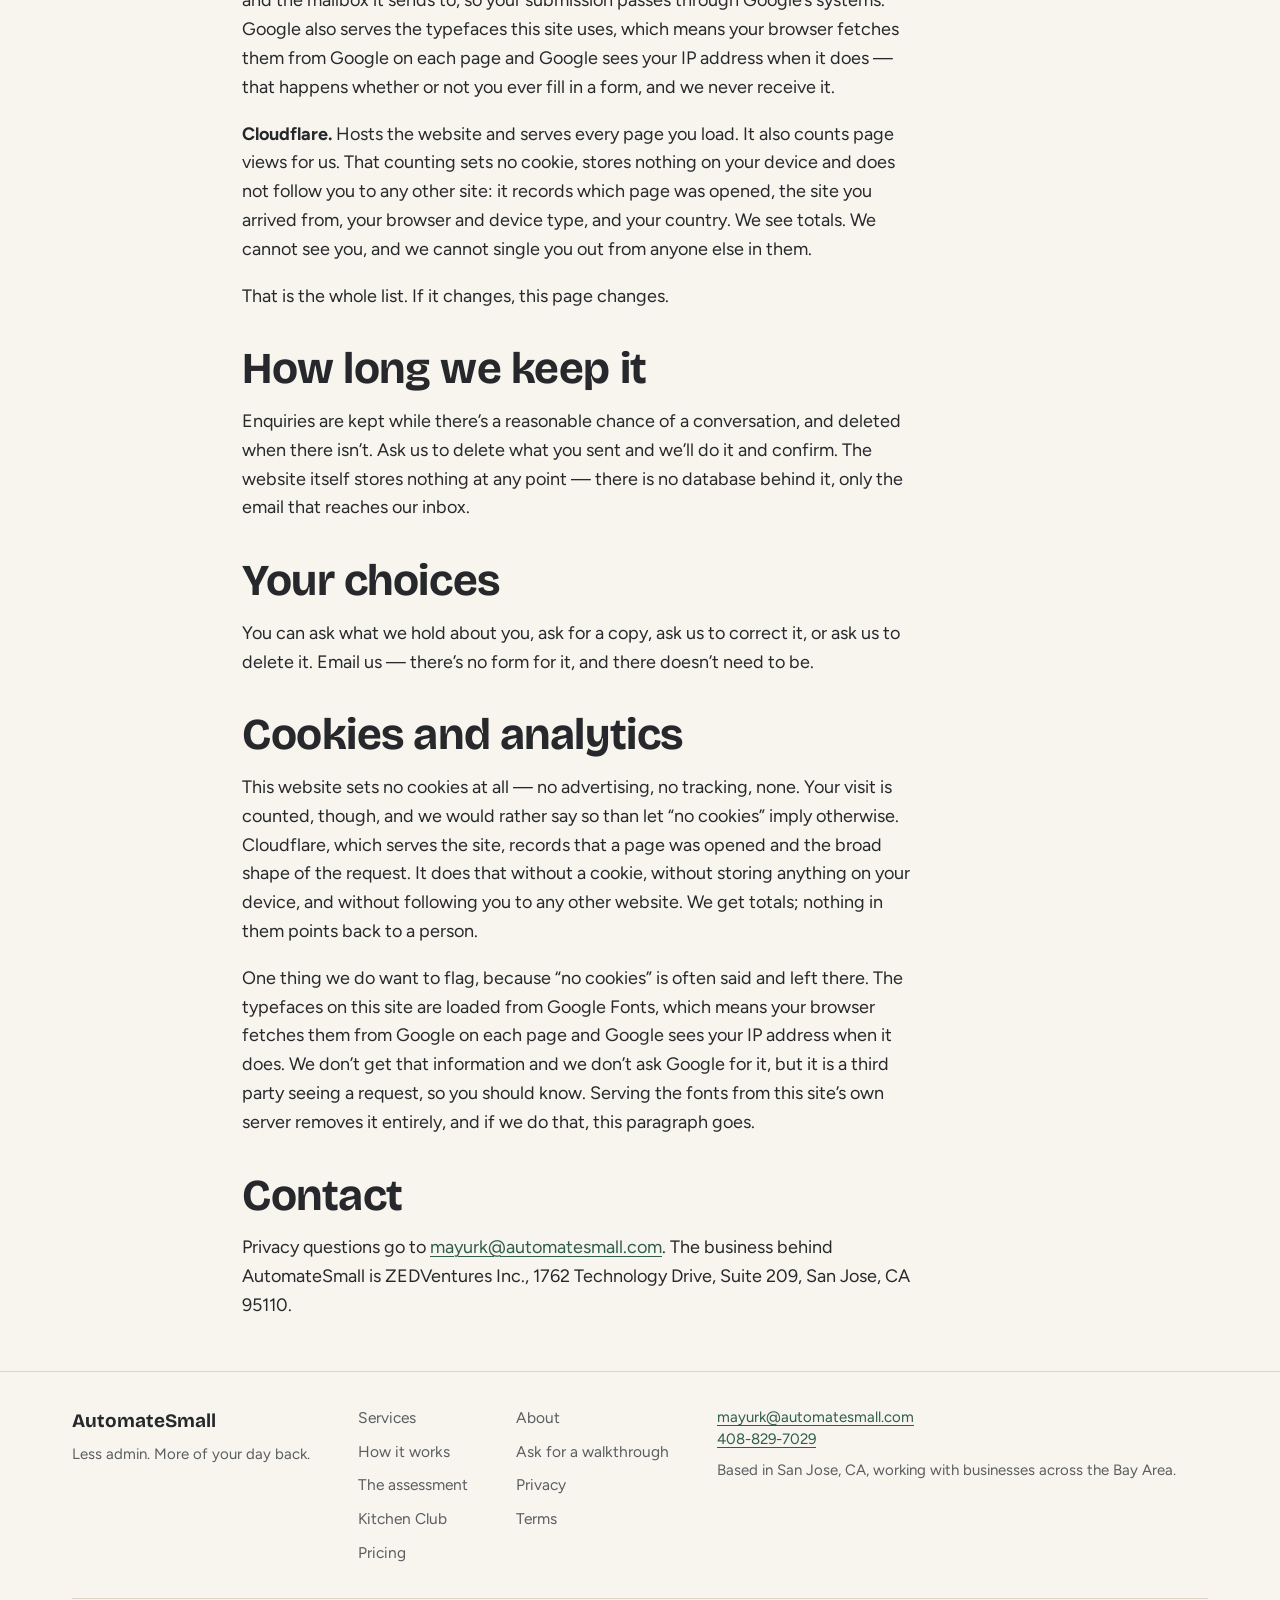
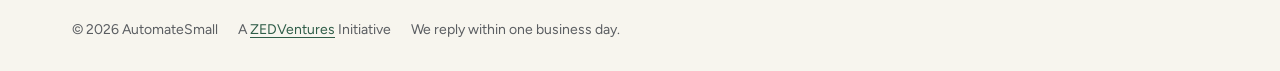
<file: privacy.html>
<!doctype html>
<html lang="en">
<head>
<meta charset="utf-8">
<meta name="viewport" content="width=device-width, initial-scale=1">
<title>Privacy</title>
<meta name="description" content="What the AutomateSmall website collects, what we use it for, how long we keep it, and how to ask us to delete it.">
<meta property="og:title" content="Privacy">
<meta property="og:image" content="https://automatesmall.com/assets/og.png">
<meta property="og:url" content="https://automatesmall.com/privacy.html">
<meta property="og:description" content="What the AutomateSmall website collects, what we use it for, how long we keep it, and how to ask us to delete it.">
<meta name="twitter:card" content="summary_large_image">
<link rel="canonical" href="https://automatesmall.com/privacy.html">
<link rel="preconnect" href="https://fonts.googleapis.com">
<link rel="preconnect" href="https://fonts.gstatic.com" crossorigin>
<link rel="stylesheet" href="https://fonts.googleapis.com/css2?family=Bricolage+Grotesque:opsz,wght@12..96,600;12..96,700&amp;family=Figtree:wght@400;500;600&amp;family=Kalam&amp;display=swap">
<link rel="icon" href="assets/favicon.svg" type="image/svg+xml">
<link rel="icon" href="assets/favicon-32.png" sizes="32x32" type="image/png">
<link rel="apple-touch-icon" href="assets/apple-touch-icon.png">
<link rel="stylesheet" href="assets/styles.css">
</head>
<body>
<a class="skip" href="#main">Skip to content</a>

<header class="nav" id="nav">
  <div class="wrap">
    <div class="nav__inner">
      <a class="nav__logo" href="/">
        <svg class="nav__mark" viewBox="0 0 24 24" fill="none" aria-hidden="true">
          <rect x="3" y="3.4" width="14.6" height="17.4" rx="2.4" fill="#FFFFFF" stroke="#26282B" stroke-width="1.5" transform="rotate(-4 10 12)"/>
          <path d="M9 13.3l2.5 2.5 5.5-5.9" stroke="#2F5D48" stroke-width="1.9" stroke-linecap="round" stroke-linejoin="round"/>
        </svg>
        <span class="nav__name">AutomateSmall<span class="nav__tag">Automation for small business</span></span>
      </a>
      <nav class="nav__links" aria-label="Primary">
        <a href="how-it-works.html">How it works</a>
        <a href="about.html#who">Who we help</a>
        <a href="services.html">Services</a>
        <a href="about.html">About</a>
      </nav>
      <a class="btn btn--primary nav__cta" href="book.html">Let&rsquo;s talk</a>
      <a class="btn btn--primary nav__mcta" href="book.html">Let&rsquo;s talk</a>
      <button class="nav__toggle" id="nav-toggle" aria-expanded="false" aria-controls="nav-panel">Menu</button>
    </div>
    <div class="nav__panel" id="nav-panel">
      <a href="how-it-works.html">How it works</a>
      <a href="about.html#who">Who we help</a>
      <a href="services.html">Services</a>
      <a href="about.html">About</a>
      <a href="book.html">Ask for a walkthrough</a>
    </div>
  </div>
</header>

<main id="main">

<section class="sec">
  <div class="wrap wrap--narrow">
    <div class="sec-head">
      <h1>What we collect, and what we do with it.</h1>
      <p class="lede">Short version: the enquiry forms send us what you typed. Nothing here sets a cookie or asks you to make an account. Page views are counted, by a service that cannot work out who you are &mdash; named below with everyone else.</p>
    </div>
    <div class="prose">
      <p class="small">Last updated 13 October 2026. This page covers the AutomateSmall website. Work we do inside your business is covered separately, in writing, before it starts.</p>

      <h2 style="margin-top:34px">What this website collects</h2>
      <p style="margin-top:12px">Two forms send us anything: the walkthrough request and the &ldquo;not seeing yours?&rdquo; box. When you submit one, we receive what you typed &mdash; the kind of business you run, roughly how many people work there, what eats up your time, your email address, and anything you ticked in the 2-minute check. Nothing more. The form carries no hidden field.</p>
      <p>If the form cannot reach us &mdash; you are offline, or something on our side is down &mdash; the page opens your own email app with the same message instead, and you decide whether to send it. Either way you can see exactly what goes.</p>
      <p>The 2-minute check keeps your answers in your browser&rsquo;s session storage so the page can show you a result. They stay on your device unless you submit a form, and your browser clears them when you close the tab.</p>
      <p>The server this site runs on keeps no access log, so simply reading these pages is not recorded anywhere.</p>
      <p>We don&rsquo;t ask for financial details, customer records or staff records through this website, and you shouldn&rsquo;t send them here.</p>

      <h2 style="margin-top:34px">What we do with it</h2>
      <p style="margin-top:12px">We use what you send to prepare for and arrange a conversation with you, and to reply afterwards. That is all &mdash; there is no mailing list and nothing on this site signs you up for one.</p>
      <p>We will never sell your data, and we will never hand it to anyone for their own marketing. That is different from the handful of companies whose software we use to run the site and handle email: they can technically see what passes through them, which is what the next section is about. Saying &ldquo;we never share your data&rdquo; while that is true of any business would be the easy sentence, not the honest one.</p>

      <h2 style="margin-top:34px">Who else can see it</h2>
      <p style="margin-top:12px">Named plainly, because &ldquo;service providers&rdquo; tells you nothing:</p>
      <p><b>Google.</b> The forms post to a small script we wrote, running in our own Google account, which turns your submission into an email to us. Google operates that script and the mailbox it sends to, so your submission passes through Google&rsquo;s systems. Google also serves the typefaces this site uses, which means your browser fetches them from Google on each page and Google sees your IP address when it does &mdash; that happens whether or not you ever fill in a form, and we never receive it.</p>
      <p><b>Cloudflare.</b> Hosts the website and serves every page you load. It also counts page views for us. That counting sets no cookie, stores nothing on your device and does not follow you to any other site: it records which page was opened, the site you arrived from, your browser and device type, and your country. We see totals. We cannot see you, and we cannot single you out from anyone else in them.</p>
      <p>That is the whole list. If it changes, this page changes.</p>

      <h2 style="margin-top:34px">How long we keep it</h2>
      <p style="margin-top:12px">Enquiries are kept while there&rsquo;s a reasonable chance of a conversation, and deleted when there isn&rsquo;t. Ask us to delete what you sent and we&rsquo;ll do it and confirm. The website itself stores nothing at any point &mdash; there is no database behind it, only the email that reaches our inbox.</p>

      <h2 style="margin-top:34px">Your choices</h2>
      <p style="margin-top:12px">You can ask what we hold about you, ask for a copy, ask us to correct it, or ask us to delete it. Email us &mdash; there&rsquo;s no form for it, and there doesn&rsquo;t need to be.</p>

      <h2 style="margin-top:34px">Cookies and analytics</h2>
      <p style="margin-top:12px">This website sets no cookies at all &mdash; no advertising, no tracking, none. Your visit is counted, though, and we would rather say so than let &ldquo;no cookies&rdquo; imply otherwise. Cloudflare, which serves the site, records that a page was opened and the broad shape of the request. It does that without a cookie, without storing anything on your device, and without following you to any other website. We get totals; nothing in them points back to a person.</p>
      <p>One thing we do want to flag, because &ldquo;no cookies&rdquo; is often said and left there. The typefaces on this site are loaded from Google Fonts, which means your browser fetches them from Google on each page and Google sees your IP address when it does. We don&rsquo;t get that information and we don&rsquo;t ask Google for it, but it is a third party seeing a request, so you should know. Serving the fonts from this site&rsquo;s own server removes it entirely, and if we do that, this paragraph goes.</p>

      <h2 style="margin-top:34px">Contact</h2>
      <p style="margin-top:12px">Privacy questions go to <a href="mailto:mayurk@automatesmall.com">mayurk@automatesmall.com</a>. The business behind AutomateSmall is ZEDVentures Inc., 1762 Technology Drive, Suite 209, San Jose, CA 95110.</p>
    </div>
  </div>
</section>

</main>

<footer class="foot">
  <div class="wrap">
    <div class="foot__grid">
      <div>
        <p class="foot__brand">AutomateSmall</p>
        <p class="foot__tag">Less admin. More of your day back.</p>
      </div>
      <nav aria-label="What we do">
        <a href="services.html">Services</a>
        <a href="how-it-works.html">How it works</a>
        <a href="assessment.html">The assessment</a>
        <a href="kitchen-club.html">Kitchen Club</a>
        <a href="/#pricing">Pricing</a>
      </nav>
      <nav aria-label="Company">
        <a href="about.html">About</a>
        <a href="book.html">Ask for a walkthrough</a>
        <a href="privacy.html">Privacy</a>
        <a href="terms.html">Terms</a>
      </nav>
      <div>
        <p class="small"><a href="mailto:mayurk@automatesmall.com">mayurk@automatesmall.com</a><br><a href="tel:+14088297029">408-829-7029</a></p>
        <p class="small" style="margin-top:8px">Based in San Jose, CA, working with businesses across the Bay Area.</p>
      </div>
    </div>
    <div class="foot__legal">
      <span>&copy; 2026 AutomateSmall</span>
      <span>A <a href="https://www.zedventures.com">ZEDVentures</a> Initiative</span>
      <span>We reply within one business day.</span>
    </div>
  </div>
</footer>

<script src="assets/site.js" defer></script>
</body>
</html>
</file>
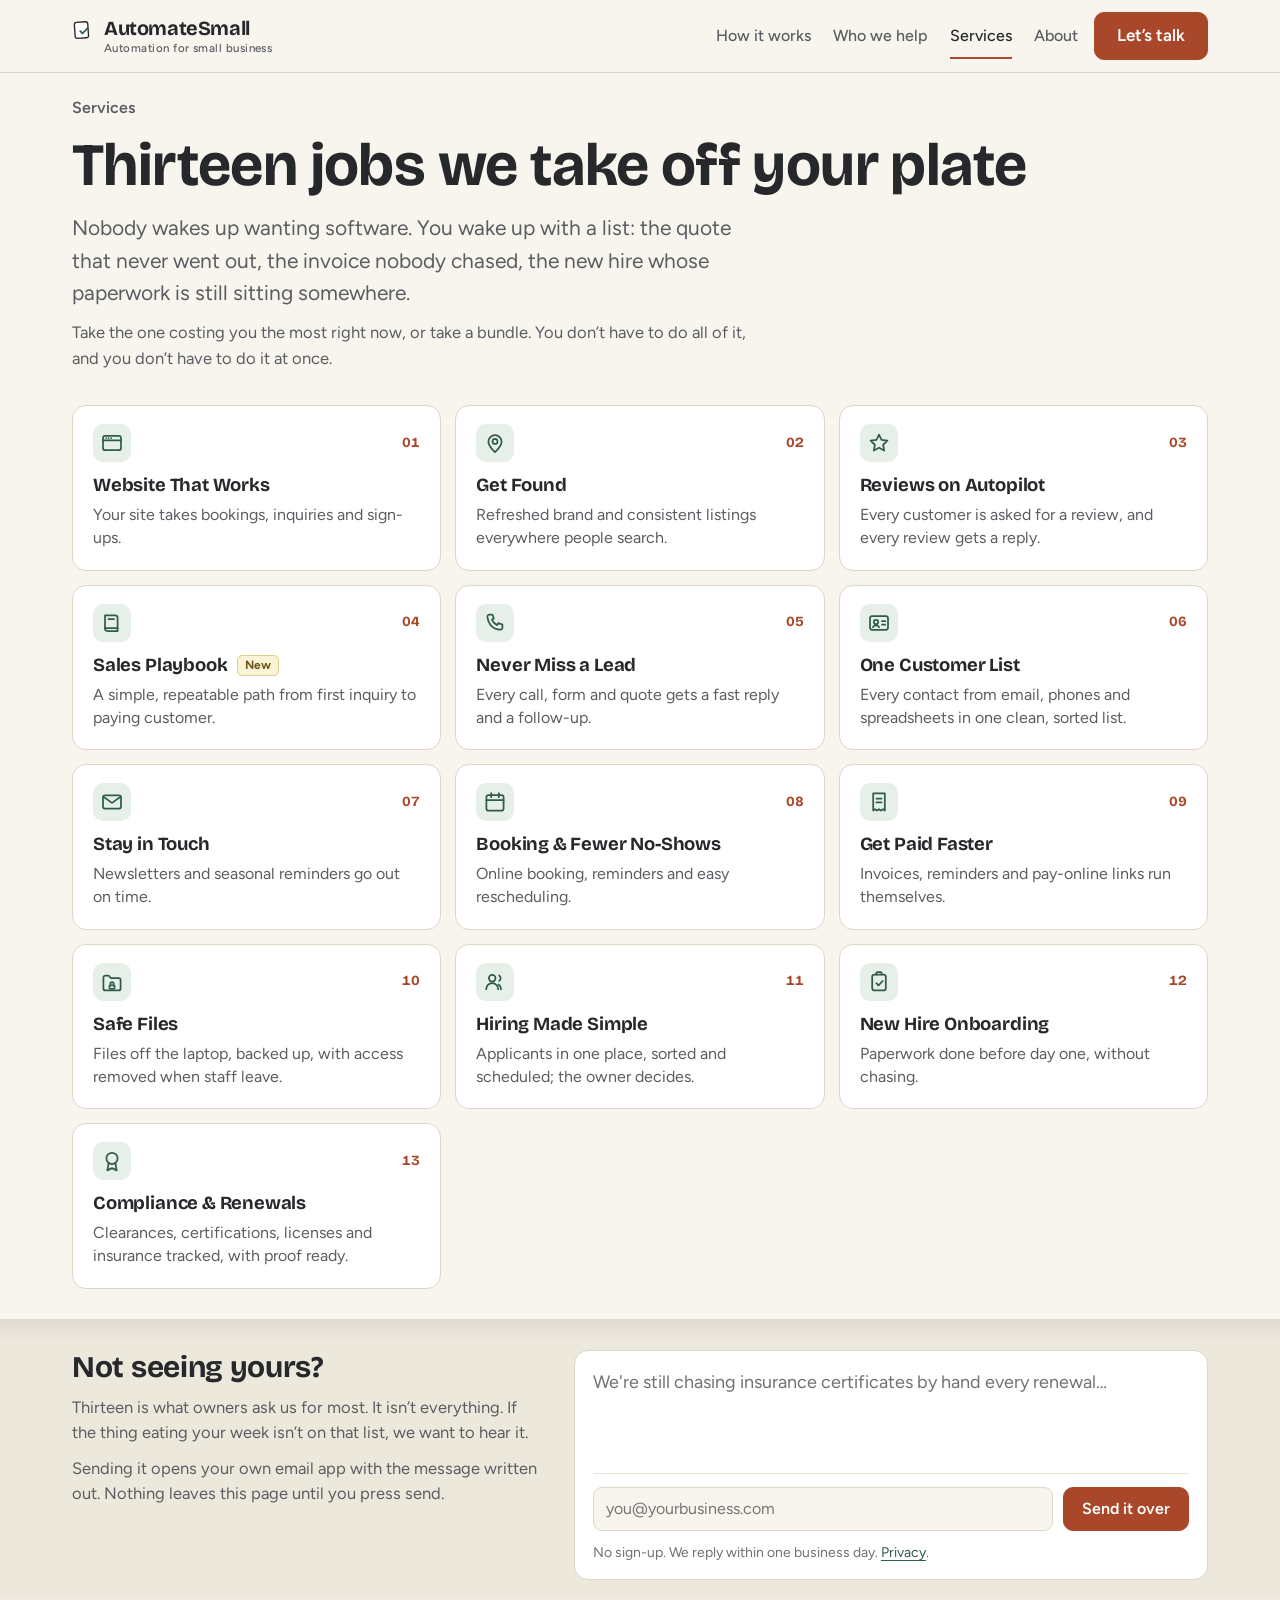
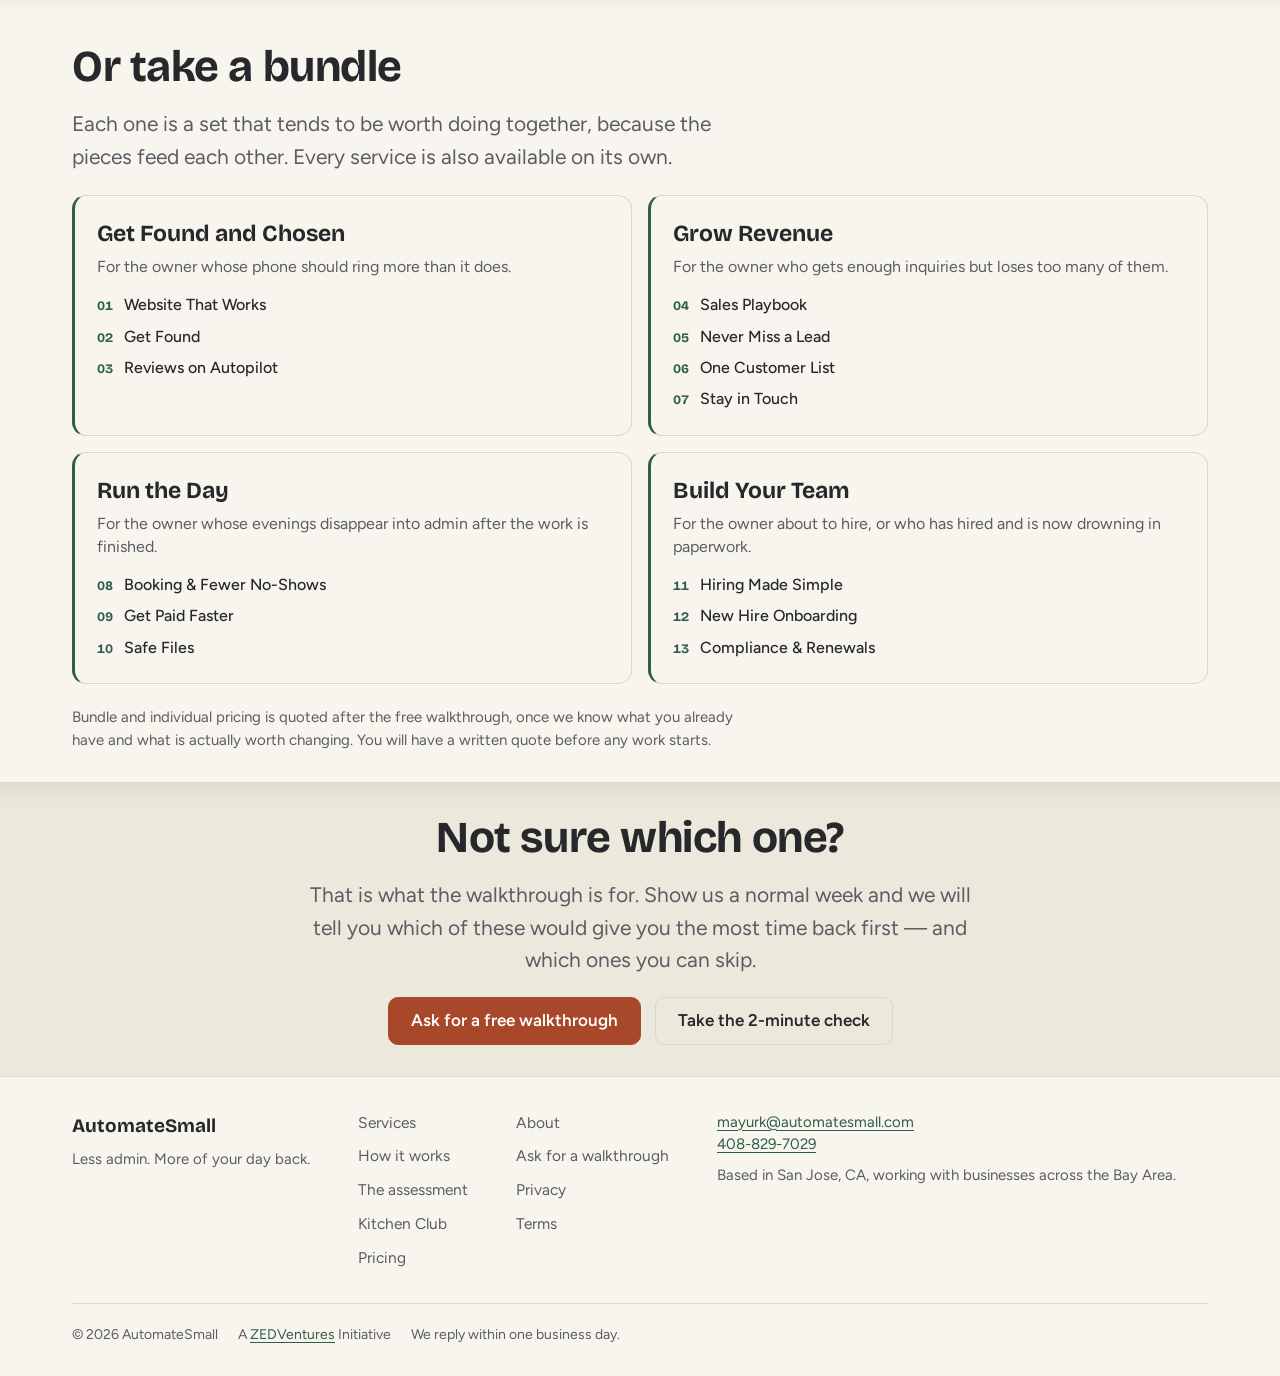
<file: services.html>
<!doctype html>
<html lang="en">
<head>
<meta charset="utf-8">
<meta name="viewport" content="width=device-width, initial-scale=1">
<title>Services</title>
<meta name="description" content="Thirteen jobs we take off small-business owners. Take the one costing you most, or take a bundle.">
<meta property="og:title" content="Services">
<meta property="og:image" content="https://automatesmall.com/assets/og.png">
<meta property="og:url" content="https://automatesmall.com/services.html">
<meta property="og:description" content="Thirteen jobs we take off small-business owners.">
<meta name="twitter:card" content="summary_large_image">
<link rel="canonical" href="https://automatesmall.com/services.html">
<link rel="preconnect" href="https://fonts.googleapis.com">
<link rel="preconnect" href="https://fonts.gstatic.com" crossorigin>
<link rel="stylesheet" href="https://fonts.googleapis.com/css2?family=Bricolage+Grotesque:opsz,wght@12..96,600;12..96,700&amp;family=Figtree:wght@400;500;600&amp;family=Kalam&amp;display=swap">
<link rel="icon" href="assets/favicon.svg" type="image/svg+xml">
<link rel="icon" href="assets/favicon-32.png" sizes="32x32" type="image/png">
<link rel="apple-touch-icon" href="assets/apple-touch-icon.png">
<link rel="stylesheet" href="assets/styles.css">
</head>
<body>
<a class="skip" href="#main">Skip to content</a>

<header class="nav" id="nav">
  <div class="wrap">
    <div class="nav__inner">
      <a class="nav__logo" href="/">
        <svg class="nav__mark" viewBox="0 0 24 24" fill="none" aria-hidden="true">
          <rect x="3" y="3.4" width="14.6" height="17.4" rx="2.4" fill="#FFFFFF" stroke="#26282B" stroke-width="1.5" transform="rotate(-4 10 12)"/>
          <path d="M9 13.3l2.5 2.5 5.5-5.9" stroke="#2F5D48" stroke-width="1.9" stroke-linecap="round" stroke-linejoin="round"/>
        </svg>
        <span class="nav__name">AutomateSmall<span class="nav__tag">Automation for small business</span></span>
      </a>
      <nav class="nav__links" aria-label="Primary">
        <a href="how-it-works.html">How it works</a>
        <a href="about.html#who">Who we help</a>
        <a href="services.html" aria-current="page">Services</a>
        <a href="about.html">About</a>
      </nav>
      <a class="btn btn--primary nav__cta" href="book.html">Let&rsquo;s talk</a>
      <a class="btn btn--primary nav__mcta" href="book.html">Let&rsquo;s talk</a>
      <button class="nav__toggle" id="nav-toggle" aria-expanded="false" aria-controls="nav-panel">Menu</button>
    </div>
    <div class="nav__panel" id="nav-panel">
      <a href="how-it-works.html">How it works</a>
      <a href="about.html#who">Who we help</a>
      <a href="services.html">Services</a>
      <a href="about.html">About</a>
      <a href="book.html">Ask for a walkthrough</a>
    </div>
  </div>
</header>

<main id="main">
<section class="sec sec--tight">
  <div class="wrap">
    <p class="eyebrow">Services</p>
    <h1>Thirteen jobs we take off your plate</h1>
    <p class="lede" style="margin-top:14px">Nobody wakes up wanting software. You wake up with a list: the quote that never went out, the invoice nobody chased, the new hire whose paperwork is still sitting somewhere.</p>
    <p class="svc-intro">Take the one costing you the most right now, or take a bundle. You don&rsquo;t have to do all of it, and you don&rsquo;t have to do it at once.</p>

    <div class="svc-grid">
        <article class="svc">
          <div class="svc__head"><svg class="svc__ico" viewBox="0 0 24 24" fill="none" stroke="currentColor" stroke-width="1.75" stroke-linecap="round" stroke-linejoin="round" aria-hidden="true"><rect x="3" y="4.8" width="18" height="14.4" rx="2.2"/><path d="M3 9.4h18"/><path d="M6.2 7.1h.01M8.7 7.1h.01M11.2 7.1h.01"/></svg><span class="svc__n">01</span></div>
          <h2 class="svc__t">Website That Works</h2>
          <p class="svc__p">Your site takes bookings, inquiries and sign-ups.</p>
        </article>
        <article class="svc">
          <div class="svc__head"><svg class="svc__ico" viewBox="0 0 24 24" fill="none" stroke="currentColor" stroke-width="1.75" stroke-linecap="round" stroke-linejoin="round" aria-hidden="true"><path d="M12 21.2c4.2-4 6.6-7.1 6.6-10.4a6.6 6.6 0 10-13.2 0c0 3.3 2.4 6.4 6.6 10.4z"/><circle cx="12" cy="10.4" r="2.5"/></svg><span class="svc__n">02</span></div>
          <h2 class="svc__t">Get Found</h2>
          <p class="svc__p">Refreshed brand and consistent listings everywhere people search.</p>
        </article>
        <article class="svc">
          <div class="svc__head"><svg class="svc__ico" viewBox="0 0 24 24" fill="none" stroke="currentColor" stroke-width="1.75" stroke-linecap="round" stroke-linejoin="round" aria-hidden="true"><path d="M12 3.6l2.55 5.3 5.85.8-4.25 4.05 1.02 5.85L12 16.85 6.83 19.6l1.02-5.85L3.6 9.7l5.85-.8z"/></svg><span class="svc__n">03</span></div>
          <h2 class="svc__t">Reviews on Autopilot</h2>
          <p class="svc__p">Every customer is asked for a review, and every review gets a reply.</p>
        </article>
        <article class="svc">
          <div class="svc__head"><svg class="svc__ico" viewBox="0 0 24 24" fill="none" stroke="currentColor" stroke-width="1.75" stroke-linecap="round" stroke-linejoin="round" aria-hidden="true"><path d="M5 4.4h10.2a2.4 2.4 0 012.4 2.4v13.2H7.4A2.4 2.4 0 015 17.6z"/><path d="M5 17.2h12.6"/><path d="M8.4 8.2h5.6"/></svg><span class="svc__n">04</span></div>
          <h2 class="svc__t">Sales Playbook <span class="svc__new">New</span></h2>
          <p class="svc__p">A simple, repeatable path from first inquiry to paying customer.</p>
        </article>
        <article class="svc">
          <div class="svc__head"><svg class="svc__ico" viewBox="0 0 24 24" fill="none" stroke="currentColor" stroke-width="1.75" stroke-linecap="round" stroke-linejoin="round" aria-hidden="true"><path d="M6.3 3.6h3.1l1.5 3.9-2 1.3a12.2 12.2 0 005.3 5.3l1.3-2 3.9 1.5v3.1a1.9 1.9 0 01-2.1 1.9C10.4 18.7 5.3 13.6 4.4 5.7a1.9 1.9 0 011.9-2.1z"/></svg><span class="svc__n">05</span></div>
          <h2 class="svc__t">Never Miss a Lead</h2>
          <p class="svc__p">Every call, form and quote gets a fast reply and a follow-up.</p>
        </article>
        <article class="svc">
          <div class="svc__head"><svg class="svc__ico" viewBox="0 0 24 24" fill="none" stroke="currentColor" stroke-width="1.75" stroke-linecap="round" stroke-linejoin="round" aria-hidden="true"><rect x="3" y="5.2" width="18" height="13.6" rx="2.2"/><circle cx="9" cy="11" r="2.2"/><path d="M5.9 16.2a3.6 3.6 0 016.2 0"/><path d="M15 10.2h3.3M15 13.6h3.3"/></svg><span class="svc__n">06</span></div>
          <h2 class="svc__t">One Customer List</h2>
          <p class="svc__p">Every contact from email, phones and spreadsheets in one clean, sorted list.</p>
        </article>
        <article class="svc">
          <div class="svc__head"><svg class="svc__ico" viewBox="0 0 24 24" fill="none" stroke="currentColor" stroke-width="1.75" stroke-linecap="round" stroke-linejoin="round" aria-hidden="true"><rect x="3" y="5.4" width="18" height="13.2" rx="2.2"/><path d="M3.7 7l8.3 5.9L20.3 7"/></svg><span class="svc__n">07</span></div>
          <h2 class="svc__t">Stay in Touch</h2>
          <p class="svc__p">Newsletters and seasonal reminders go out on time.</p>
        </article>
        <article class="svc">
          <div class="svc__head"><svg class="svc__ico" viewBox="0 0 24 24" fill="none" stroke="currentColor" stroke-width="1.75" stroke-linecap="round" stroke-linejoin="round" aria-hidden="true"><rect x="3.4" y="5.2" width="17.2" height="15.4" rx="2.2"/><path d="M3.4 10.2h17.2"/><path d="M8.2 3.2v4M15.8 3.2v4"/></svg><span class="svc__n">08</span></div>
          <h2 class="svc__t">Booking &amp; Fewer No-Shows</h2>
          <p class="svc__p">Online booking, reminders and easy rescheduling.</p>
        </article>
        <article class="svc">
          <div class="svc__head"><svg class="svc__ico" viewBox="0 0 24 24" fill="none" stroke="currentColor" stroke-width="1.75" stroke-linecap="round" stroke-linejoin="round" aria-hidden="true"><path d="M6.2 3.4h11.6v17.2l-1.93-1.4-1.94 1.4-1.93-1.4-1.94 1.4-1.93-1.4-1.94 1.4z"/><path d="M9.4 8.6h5.2M9.4 12.4h5.2"/></svg><span class="svc__n">09</span></div>
          <h2 class="svc__t">Get Paid Faster</h2>
          <p class="svc__p">Invoices, reminders and pay-online links run themselves.</p>
        </article>
        <article class="svc">
          <div class="svc__head"><svg class="svc__ico" viewBox="0 0 24 24" fill="none" stroke="currentColor" stroke-width="1.75" stroke-linecap="round" stroke-linejoin="round" aria-hidden="true"><path d="M3.4 7.6a2 2 0 012-2h3.3l2 2.4h7.9a2 2 0 012 2v8.4a2 2 0 01-2 2h-13.2a2 2 0 01-2-2z"/><path d="M10.3 15.4v-1.5a1.7 1.7 0 013.4 0v1.5"/><rect x="9.4" y="15.4" width="5.2" height="3.4" rx="1"/></svg><span class="svc__n">10</span></div>
          <h2 class="svc__t">Safe Files</h2>
          <p class="svc__p">Files off the laptop, backed up, with access removed when staff leave.</p>
        </article>
        <article class="svc">
          <div class="svc__head"><svg class="svc__ico" viewBox="0 0 24 24" fill="none" stroke="currentColor" stroke-width="1.75" stroke-linecap="round" stroke-linejoin="round" aria-hidden="true"><circle cx="9.2" cy="8.2" r="3.3"/><path d="M3.2 19.2a6 6 0 0112 0"/><path d="M16.2 5.5a3.3 3.3 0 010 5.4"/><path d="M18 19.2a6 6 0 00-2.3-4.7"/></svg><span class="svc__n">11</span></div>
          <h2 class="svc__t">Hiring Made Simple</h2>
          <p class="svc__p">Applicants in one place, sorted and scheduled; the owner decides.</p>
        </article>
        <article class="svc">
          <div class="svc__head"><svg class="svc__ico" viewBox="0 0 24 24" fill="none" stroke="currentColor" stroke-width="1.75" stroke-linecap="round" stroke-linejoin="round" aria-hidden="true"><rect x="5.2" y="4.6" width="13.6" height="15.8" rx="2.2"/><path d="M9.2 4.6V3.5a1.4 1.4 0 011.4-1.4h2.8a1.4 1.4 0 011.4 1.4v1.1"/><path d="M9.3 13.2l2.2 2.2 4.2-4.4"/></svg><span class="svc__n">12</span></div>
          <h2 class="svc__t">New Hire Onboarding</h2>
          <p class="svc__p">Paperwork done before day one, without chasing.</p>
        </article>
        <article class="svc">
          <div class="svc__head"><svg class="svc__ico" viewBox="0 0 24 24" fill="none" stroke="currentColor" stroke-width="1.75" stroke-linecap="round" stroke-linejoin="round" aria-hidden="true"><circle cx="12" cy="9.4" r="5.6"/><path d="M8.6 14.1L7.4 21.4l4.6-2.3 4.6 2.3-1.2-7.3"/></svg><span class="svc__n">13</span></div>
          <h2 class="svc__t">Compliance &amp; Renewals</h2>
          <p class="svc__p">Clearances, certifications, licenses and insurance tracked, with proof ready.</p>
        </article>
    </div>
  </div>
</section>

<section class="sec sec--tight sec--deep">
  <div class="wrap">
    <div class="ask">
      <div class="ask__copy">
        <h2>Not seeing yours?</h2>
        <p>Thirteen is what owners ask us for most. It isn&rsquo;t everything. If the thing eating your week isn&rsquo;t on that list, we want to hear it.</p>
        <p class="small" style="margin-top:10px">Sending it opens your own email app with the message written out. Nothing leaves this page until you press send.</p>
      </div>
      <form class="ask__box" id="ask" method="post" novalidate>
        <label class="vh" for="ask-what">What takes up too much of your time?</label>
        <textarea id="ask-what" name="what_takes_time" required rows="3" placeholder="We&#39;re still chasing insurance certificates by hand every renewal&hellip;"></textarea>
        <div class="ask__row">
          <label class="vh" for="ask-email">Your email</label>
          <input type="email" id="ask-email" name="email" required placeholder="you@yourbusiness.com" autocomplete="email">
          <button class="btn btn--primary" type="submit">Send it over</button>
        </div>
        <p class="ask__note">No sign-up. We reply within one business day. <a href="privacy.html">Privacy</a>.</p>
      </form>
      <div class="ask__done" id="ask-done" data-state="mailto" hidden>
        <p class="onlysent"><b>Thanks &mdash; we&rsquo;ve got it.</b> We read every one, and we&rsquo;ll come back to you within a business day.</p>
        <div class="onlymailto">
          <p><b>Your email app should be opening.</b> We couldn&rsquo;t send it for you just now, so check the message over and press send.</p>
          <p class="small" style="margin-top:10px">Nothing happened? Copy this and send it to mayurk@automatesmall.com however you normally would.</p>
          <pre class="mailbox" id="ask-preview"></pre>
          <button class="btn btn--ghost" type="button" id="ask-copy" style="margin-top:10px">Copy this message</button>
        </div>
      </div>
    </div>
  </div>
</section>

<section class="sec sec--tight" id="bundles">
  <div class="wrap">
    <div class="sec-head">
      <h2>Or take a bundle</h2>
      <p class="lede">Each one is a set that tends to be worth doing together, because the pieces feed each other. Every service is also available on its own.</p>
    </div>
    <div class="bundles">
      <article class="bundle">
        <h3 class="bundle__t">Get Found and Chosen</h3>
        <p class="bundle__who">For the owner whose phone should ring more than it does.</p>
        <ul class="bundle__list"><li><span class="bundle__n">01</span>Website That Works</li><li><span class="bundle__n">02</span>Get Found</li><li><span class="bundle__n">03</span>Reviews on Autopilot</li></ul>
      </article>
      <article class="bundle">
        <h3 class="bundle__t">Grow Revenue</h3>
        <p class="bundle__who">For the owner who gets enough inquiries but loses too many of them.</p>
        <ul class="bundle__list"><li><span class="bundle__n">04</span>Sales Playbook</li><li><span class="bundle__n">05</span>Never Miss a Lead</li><li><span class="bundle__n">06</span>One Customer List</li><li><span class="bundle__n">07</span>Stay in Touch</li></ul>
      </article>
      <article class="bundle">
        <h3 class="bundle__t">Run the Day</h3>
        <p class="bundle__who">For the owner whose evenings disappear into admin after the work is finished.</p>
        <ul class="bundle__list"><li><span class="bundle__n">08</span>Booking &amp; Fewer No-Shows</li><li><span class="bundle__n">09</span>Get Paid Faster</li><li><span class="bundle__n">10</span>Safe Files</li></ul>
      </article>
      <article class="bundle">
        <h3 class="bundle__t">Build Your Team</h3>
        <p class="bundle__who">For the owner about to hire, or who has hired and is now drowning in paperwork.</p>
        <ul class="bundle__list"><li><span class="bundle__n">11</span>Hiring Made Simple</li><li><span class="bundle__n">12</span>New Hire Onboarding</li><li><span class="bundle__n">13</span>Compliance &amp; Renewals</li></ul>
      </article>
    </div>
    <p class="small" style="margin-top:22px;max-width:68ch">Bundle and individual pricing is quoted after the free walkthrough, once we know what you already have and what is actually worth changing. You will have a written quote before any work starts.</p>
  </div>
</section>

<section class="sec sec--tight final">
  <div class="wrap wrap--case">
    <h2>Not sure which one?</h2>
    <p class="lede" style="margin-top:12px">That is what the walkthrough is for. Show us a normal week and we will tell you which of these would give you the most time back first &mdash; and which ones you can skip.</p>
    <div class="btn-row" style="margin-top:20px">
      <a class="btn btn--primary" href="book.html">Ask for a free walkthrough</a>
      <a class="btn btn--ghost" href="/#recognition">Take the 2-minute check</a>
    </div>
  </div>
</section>
</main>

<footer class="foot">
  <div class="wrap">
    <div class="foot__grid">
      <div>
        <p class="foot__brand">AutomateSmall</p>
        <p class="foot__tag">Less admin. More of your day back.</p>
      </div>
      <nav aria-label="What we do">
        <a href="services.html">Services</a>
        <a href="how-it-works.html">How it works</a>
        <a href="assessment.html">The assessment</a>
        <a href="kitchen-club.html">Kitchen Club</a>
        <a href="/#pricing">Pricing</a>
      </nav>
      <nav aria-label="Company">
        <a href="about.html">About</a>
        <a href="book.html">Ask for a walkthrough</a>
        <a href="privacy.html">Privacy</a>
        <a href="terms.html">Terms</a>
      </nav>
      <div>
        <p class="small"><a href="mailto:mayurk@automatesmall.com">mayurk@automatesmall.com</a><br><a href="tel:+14088297029">408-829-7029</a></p>
        <p class="small" style="margin-top:8px">Based in San Jose, CA, working with businesses across the Bay Area.</p>
      </div>
    </div>
    <div class="foot__legal">
      <span>&copy; 2026 AutomateSmall</span>
      <span>A <a href="https://www.zedventures.com">ZEDVentures</a> Initiative</span>
      <span>We reply within one business day.</span>
    </div>
  </div>
</footer>

<script src="assets/site.js" defer></script>
</body>
</html>
</file>
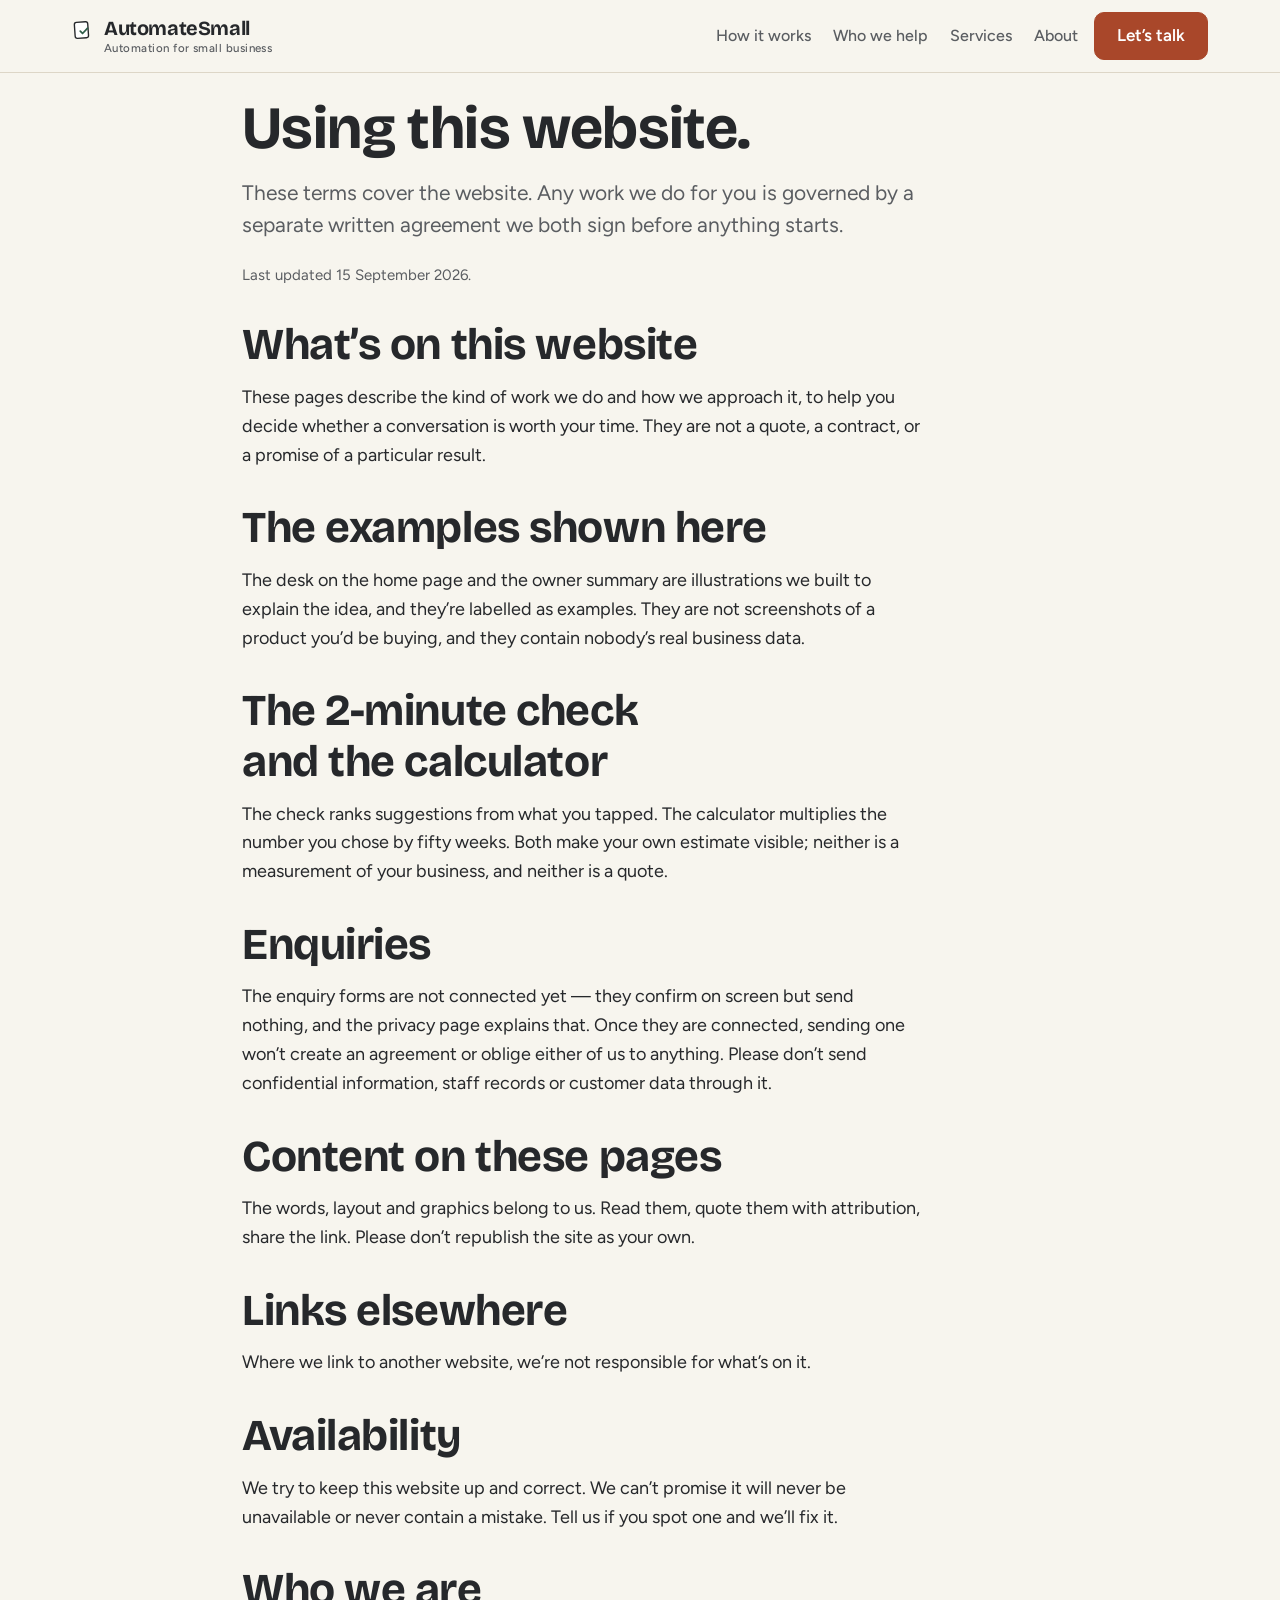
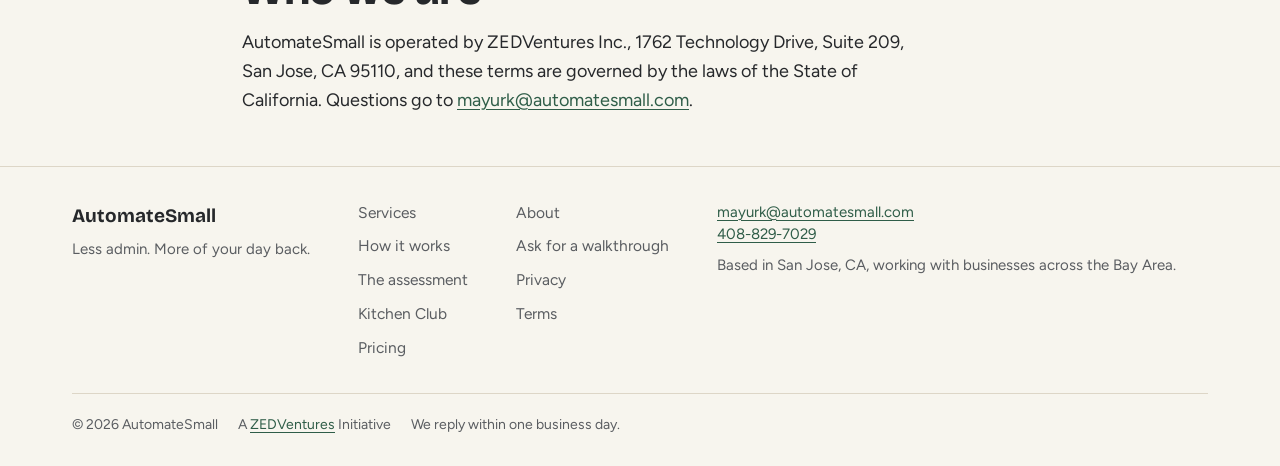
<file: terms.html>
<!doctype html>
<html lang="en">
<head>
<meta charset="utf-8">
<meta name="viewport" content="width=device-width, initial-scale=1">
<title>Terms</title>
<meta name="description" content="Terms covering the AutomateSmall website: what the examples are, what the check and calculator do, and what sending an enquiry does and does not create.">
<meta property="og:title" content="Terms">
<meta property="og:image" content="https://automatesmall.com/assets/og.png">
<meta property="og:url" content="https://automatesmall.com/terms.html">
<meta property="og:description" content="Terms covering the AutomateSmall website: what the examples are, what the check and calculator do, and what sending an enquiry does and does not create.">
<meta name="twitter:card" content="summary_large_image">
<link rel="canonical" href="https://automatesmall.com/terms.html">
<link rel="preconnect" href="https://fonts.googleapis.com">
<link rel="preconnect" href="https://fonts.gstatic.com" crossorigin>
<link rel="stylesheet" href="https://fonts.googleapis.com/css2?family=Bricolage+Grotesque:opsz,wght@12..96,600;12..96,700&amp;family=Figtree:wght@400;500;600&amp;family=Kalam&amp;display=swap">
<link rel="icon" href="assets/favicon.svg" type="image/svg+xml">
<link rel="icon" href="assets/favicon-32.png" sizes="32x32" type="image/png">
<link rel="apple-touch-icon" href="assets/apple-touch-icon.png">
<link rel="stylesheet" href="assets/styles.css">
</head>
<body>
<a class="skip" href="#main">Skip to content</a>

<header class="nav" id="nav">
  <div class="wrap">
    <div class="nav__inner">
      <a class="nav__logo" href="/">
        <svg class="nav__mark" viewBox="0 0 24 24" fill="none" aria-hidden="true">
          <rect x="3" y="3.4" width="14.6" height="17.4" rx="2.4" fill="#FFFFFF" stroke="#26282B" stroke-width="1.5" transform="rotate(-4 10 12)"/>
          <path d="M9 13.3l2.5 2.5 5.5-5.9" stroke="#2F5D48" stroke-width="1.9" stroke-linecap="round" stroke-linejoin="round"/>
        </svg>
        <span class="nav__name">AutomateSmall<span class="nav__tag">Automation for small business</span></span>
      </a>
      <nav class="nav__links" aria-label="Primary">
        <a href="how-it-works.html">How it works</a>
        <a href="about.html#who">Who we help</a>
        <a href="services.html">Services</a>
        <a href="about.html">About</a>
      </nav>
      <a class="btn btn--primary nav__cta" href="book.html">Let&rsquo;s talk</a>
      <a class="btn btn--primary nav__mcta" href="book.html">Let&rsquo;s talk</a>
      <button class="nav__toggle" id="nav-toggle" aria-expanded="false" aria-controls="nav-panel">Menu</button>
    </div>
    <div class="nav__panel" id="nav-panel">
      <a href="how-it-works.html">How it works</a>
      <a href="about.html#who">Who we help</a>
      <a href="services.html">Services</a>
      <a href="about.html">About</a>
      <a href="book.html">Ask for a walkthrough</a>
    </div>
  </div>
</header>

<main id="main">

<section class="sec">
  <div class="wrap wrap--narrow">
    <div class="sec-head">
      <h1>Using this website.</h1>
      <p class="lede">These terms cover the website. Any work we do for you is governed by a separate written agreement we both sign before anything starts.</p>
    </div>
    <div class="prose">
      <p class="small">Last updated 15 September 2026.</p>

      <h2 style="margin-top:34px">What&rsquo;s on this website</h2>
      <p style="margin-top:12px">These pages describe the kind of work we do and how we approach it, to help you decide whether a conversation is worth your time. They are not a quote, a contract, or a promise of a particular result.</p>

      <h2 style="margin-top:34px">The examples shown here</h2>
      <p style="margin-top:12px">The desk on the home page and the owner summary are illustrations we built to explain the idea, and they&rsquo;re labelled as examples. They are not screenshots of a product you&rsquo;d be buying, and they contain nobody&rsquo;s real business data.</p>

      <h2 style="margin-top:34px">The 2-minute check and the calculator</h2>
      <p style="margin-top:12px">The check ranks suggestions from what you tapped. The calculator multiplies the number you chose by fifty weeks. Both make your own estimate visible; neither is a measurement of your business, and neither is a quote.</p>

      <h2 style="margin-top:34px">Enquiries</h2>
      <p style="margin-top:12px">The enquiry forms are not connected yet &mdash; they confirm on screen but send nothing, and the privacy page explains that. Once they are connected, sending one won&rsquo;t create an agreement or oblige either of us to anything. Please don&rsquo;t send confidential information, staff records or customer data through it.</p>

      <h2 style="margin-top:34px">Content on these pages</h2>
      <p style="margin-top:12px">The words, layout and graphics belong to us. Read them, quote them with attribution, share the link. Please don&rsquo;t republish the site as your own.</p>

      <h2 style="margin-top:34px">Links elsewhere</h2>
      <p style="margin-top:12px">Where we link to another website, we&rsquo;re not responsible for what&rsquo;s on it.</p>

      <h2 style="margin-top:34px">Availability</h2>
      <p style="margin-top:12px">We try to keep this website up and correct. We can&rsquo;t promise it will never be unavailable or never contain a mistake. Tell us if you spot one and we&rsquo;ll fix it.</p>

      <h2 style="margin-top:34px">Who we are</h2>
      <p style="margin-top:12px">AutomateSmall is operated by ZEDVentures Inc., 1762 Technology Drive, Suite 209, San Jose, CA 95110, and these terms are governed by the laws of the State of California. Questions go to <a href="mailto:mayurk@automatesmall.com">mayurk@automatesmall.com</a>.</p>
    </div>
  </div>
</section>

</main>

<footer class="foot">
  <div class="wrap">
    <div class="foot__grid">
      <div>
        <p class="foot__brand">AutomateSmall</p>
        <p class="foot__tag">Less admin. More of your day back.</p>
      </div>
      <nav aria-label="What we do">
        <a href="services.html">Services</a>
        <a href="how-it-works.html">How it works</a>
        <a href="assessment.html">The assessment</a>
        <a href="kitchen-club.html">Kitchen Club</a>
        <a href="/#pricing">Pricing</a>
      </nav>
      <nav aria-label="Company">
        <a href="about.html">About</a>
        <a href="book.html">Ask for a walkthrough</a>
        <a href="privacy.html">Privacy</a>
        <a href="terms.html">Terms</a>
      </nav>
      <div>
        <p class="small"><a href="mailto:mayurk@automatesmall.com">mayurk@automatesmall.com</a><br><a href="tel:+14088297029">408-829-7029</a></p>
        <p class="small" style="margin-top:8px">Based in San Jose, CA, working with businesses across the Bay Area.</p>
      </div>
    </div>
    <div class="foot__legal">
      <span>&copy; 2026 AutomateSmall</span>
      <span>A <a href="https://www.zedventures.com">ZEDVentures</a> Initiative</span>
      <span>We reply within one business day.</span>
    </div>
  </div>
</footer>

<script src="assets/site.js" defer></script>
</body>
</html>
</file>
<file: assets/styles.css>
/* ==========================================================================
   AutomateSmall — spec v2. "The owner's desk".
   Single committed light theme: paper is the identity.
   No all-caps labels anywhere (B3). No accent but brick on buttons,
   ledger on links. Status never by colour alone.
   ========================================================================== */

:root{
  color-scheme: light;

  /* B2 tokens */
  --paper:            #F7F5EE;
  --paper-deep:       #EDE8DC;
  --card:             #FFFFFF;
  --ink:              #26282B;
  --ink-soft:         #5A5D61;
  --ledger:           #2F5D48;
  --brick:            #A9472A;
  --sticky:           #F3D46B;
  --ballpoint:        #2E4A8B;
  --status-attention: #B3261E;
  --status-due:       #9A6700;
  --line:             #DDD6C7;

  --zed: #E31937;   /* ZEDVentures brand red. Only ever used to mark the
                       parent-company relationship. Never decorative. */

  /* Derived, kept in the same warm family */
  --brick-deep:   #8E3A21;
  --ledger-tint:  #E7EFE9;
  --brick-tint:   #F6EBE6;
  --sticky-tint:  #FBF3D6;
  --line-soft:    #E9E3D6;
  --ink-faint:    #6E7175;

  --display: "Bricolage Grotesque", "Trebuchet MS", system-ui, sans-serif;
  --body:    "Figtree", -apple-system, BlinkMacSystemFont, "Segoe UI", Helvetica, Arial, sans-serif;
  --hand:    "Kalam", "Bradley Hand", cursive;

  --shadow-panel: 0 20px 46px -26px rgba(38,40,43,.40);
  --shadow-slip:  0 2px 5px -3px rgba(38,40,43,.34);
  --r-slip: 8px;
  --r-card: 14px;
  --r-panel: 16px;

  --gutter: clamp(20px, 5vw, 32px);
  /* Sections had at most 28px above and below, so a change of subject had
     nothing but a flat colour switch to announce it and the boundary read as
     a rectangle edge. Space does most of the separating; the sheet shadow
     below is the finish on top of it, not a substitute for it. */
  --sec-pad: clamp(34px, 4vw, 62px);
}

*,*::before,*::after{ box-sizing:border-box; }
/* The hidden attribute must beat any author display rule. */
[hidden]{ display:none !important; }
html{ -webkit-text-size-adjust:100%; scroll-behavior:smooth; }
@media (prefers-reduced-motion: reduce){ html{ scroll-behavior:auto; } }

body{
  margin:0;
  background:var(--paper);
  color:var(--ink);
  font:400 17px/1.6 var(--body);
  -webkit-font-smoothing:antialiased;
}
@media (min-width:760px){ body{ font-size:18px; } }
body.is-locked{ overflow:hidden; }

img,svg{ max-width:100%; }

/* ---------- Type (B3). Sentence case throughout; no all-caps. ---------- */
h1,h2,h3,h4{ font-family:var(--display); font-weight:700; margin:0; text-wrap:balance; }
h1{ font-size:clamp(38px,5.6vw,60px); line-height:1.1;  letter-spacing:-.01em; }
h2{ font-size:clamp(30px,3.9vw,44px); line-height:1.15; letter-spacing:-.01em; }
h3{ font-size:clamp(21px,2.1vw,25px); line-height:1.25; font-weight:600; }
h4{ font-size:18px; line-height:1.3; font-weight:600; }
p{ margin:0; }

.prose{ max-width:min(680px,68ch); }
.prose p + p{ margin-top:1em; }
.lede{ font-size:clamp(18px,1.9vw,21px); line-height:1.55; color:var(--ink-soft); max-width:min(680px,68ch); }
.small{ font-size:15px; line-height:1.5; color:var(--ink-soft); }

/* Eyebrow: sentence case, ink-soft, 15-16px/600. Used sparingly. */
.eyebrow{ font-size:16px; font-weight:600; color:var(--ink-soft); margin:0 0 12px; }

.hand{ font-family:var(--hand); font-weight:400; }
/* Placeholders must wrap: a long [legal entity name ...] with nowrap sets a
   huge min-content width and drags its grid column past the viewport. */
.tofill{ background:var(--sticky-tint); box-shadow:inset 0 -2px 0 #E2CE87; padding:1px 5px; border-radius:3px; font-weight:600; overflow-wrap:anywhere; }

a{ color:var(--ledger); text-underline-offset:3px; text-decoration-thickness:1px; }
a:hover{ color:var(--brick-deep); }
:focus-visible{ outline:2px solid var(--ledger); outline-offset:2px; border-radius:3px; }

.skip{ position:absolute; left:-9999px; top:0; z-index:99; background:var(--ink); color:var(--paper); padding:12px 18px; }
.skip:focus{ left:0; color:var(--paper); }
.vh{ position:absolute; width:1px; height:1px; overflow:hidden; clip:rect(0 0 0 0); white-space:nowrap; }

/* ---------- Layout (B4) ---------- */
.wrap{ width:100%; max-width:1200px; margin-inline:auto; padding-inline:var(--gutter); }
.wrap--narrow{ max-width:860px; }
.sec{ padding-block:var(--sec-pad); background:var(--paper); }
.sec--deep{ background:var(--paper-deep); }
.sec--tight{ padding-block:clamp(22px,2.4vw,34px); }
.sec-head{ max-width:min(680px,68ch); margin-bottom:clamp(14px,1.8vw,22px); }

/* Two sections on the same ground read as one block with a hole punched in
   it, because you get both paddings and no boundary. If that ever happens
   again, collapse the seam instead of doubling it. */
.sec--deep + .sec--deep,
.sec--deep + .sec.final,
.sec:not(.sec--deep):not(.final) + .sec:not(.sec--deep):not(.final){ padding-top:0; }

/* ---------- Sheet edges ----------
   Every section is a sheet on a desk, so where one meets another the one above
   casts a soft shadow onto the one below and catches a little light along its
   own bottom edge. No rule, no border, nothing for the eye to read as a
   divider -- the depth does the separating.
   `.final` carries the deep background without the `--deep` class, so it is
   named alongside it everywhere here. */
.sec--deep, .sec.final{ position:relative; }
.sec--deep::before, .sec.final::before{
  content:''; position:absolute; left:0; right:0; top:0; height:26px;
  pointer-events:none;
  background:linear-gradient(to bottom,
    rgba(38,40,43,.070), rgba(38,40,43,.018) 55%, transparent);
}
.sec--deep::after{
  content:''; position:absolute; left:0; right:0; bottom:0; height:16px;
  pointer-events:none;
  background:linear-gradient(to top, rgba(255,255,255,.55), transparent);
}
/* Same background on both sides is not an edge, and a shadow there would be a
   band across the middle of one colour. Exactly the cases the padding rule
   above already collapses, kept in step with it deliberately. */
.sec--deep + .sec--deep::before,
.sec--deep + .sec.final::before{ display:none; }
.sec--deep:has(+ .sec--deep)::after,
.sec--deep:has(+ .sec.final)::after{ display:none; }
.sec-head > * + *{ margin-top:16px; }
:target,[id]{ scroll-margin-top:92px; }

/* ---------- Buttons (A4: say exactly what happens; no arrows) ---------- */
.btn{
  display:inline-flex; align-items:center; justify-content:center; gap:9px;
  min-height:48px; padding:12px 22px;
  font:600 17px/1.25 var(--body); text-align:center; text-decoration:none;
  border-radius:10px; border:1px solid transparent; cursor:pointer;
  transition:background-color .15s ease, border-color .15s ease, transform .1s ease;
}
.btn--primary{ background:var(--brick); color:#FFF; border-color:var(--brick); }
.btn--primary:hover{ background:var(--brick-deep); border-color:var(--brick-deep); color:#FFF; transform:translateY(-1px); }
.btn--ghost{ background:transparent; color:var(--ink); border-color:var(--line); }
.btn--ghost:hover{ background:var(--card); border-color:var(--ink-soft); color:var(--ink); transform:translateY(-1px); }
.btn:disabled{ background:var(--paper-deep); border-color:var(--line); color:var(--ink-faint);
  opacity:1; cursor:not-allowed; transform:none; }
.btn-row{ display:flex; flex-wrap:wrap; gap:14px; align-items:center; }
.textlink{ font-weight:600; }

/* ---------- Header ---------- */
.nav{ position:sticky; top:0; z-index:40; background:var(--paper); border-bottom:1px solid var(--line); transition:padding .18s ease; }
.nav__inner{ display:flex; align-items:center; gap:16px; min-height:72px; }
.nav.is-stuck .nav__inner{ min-height:62px; }
.nav__logo{ display:inline-flex; align-items:flex-start; gap:10px; margin-right:auto; font-family:var(--display); font-weight:700; font-size:20px; letter-spacing:-.02em; color:var(--ink); text-decoration:none; }
/* Wordmark over tagline. The mark stays vertically centred against the pair,
   so the lockup reads as one object rather than an icon beside two lines. */
.nav__name{ display:flex; flex-direction:column; justify-content:center; line-height:1.05; }
.nav__tag{ font-family:var(--body); font-weight:500; font-size:11.5px; letter-spacing:.04em;
  text-transform:none; color:var(--ink-soft); margin-top:3px; white-space:nowrap; }
/* The header is already tight at phone widths and the "Menu" button has
   clipped there before. The tagline is decorative, so it goes first. */
@media (max-width:560px){ .nav__tag{ display:none; } }
.nav__logo:hover{ color:var(--ink); }
.nav__mark{ width:22px; height:22px; flex:none; margin-top:1px; }
/* Without a tagline there is only one line, so centre it again. */
.nav__logo:not(:has(.nav__tag)){ align-items:center; }
.nav__links{ display:none; gap:22px; align-items:center; }
.nav__links a{ color:var(--ink-soft); text-decoration:none; font-size:16px; font-weight:500; padding:10px 0; }
.nav__links a:hover,.nav__links a[aria-current="page"]{ color:var(--ink); }
.nav__links a[aria-current="page"]{ box-shadow:inset 0 -2px 0 var(--brick); }
.nav__cta{ display:none; }
.nav__mcta{ display:inline-flex; min-height:44px; padding:10px 15px; font-size:15px; white-space:nowrap; }
/* At phone width the header must still hold logo + "Let's talk" + Menu (C1). */
@media (max-width:430px){
  .nav__inner{ gap:9px; min-height:64px; }
  .nav__logo{ font-size:17px; gap:7px; }
  .nav__mark{ width:19px; height:19px; }
  .nav__mcta{ padding:10px 13px; font-size:14.5px; }
  .nav__toggle{ padding:8px 11px; font-size:14.5px; }
}
/* 320px (iPhone SE 1) still has to hold all three. Tighten, don't drop any. */
@media (max-width:360px){
  :root{ --gutter:16px; }
  .nav__inner{ gap:6px; }
  .nav__logo{ font-size:15.5px; gap:6px; letter-spacing:-.03em; }
  .nav__mark{ width:17px; height:17px; }
  .nav__mcta{ padding:10px 10px; font-size:14px; }
  .nav__toggle{ padding:8px 9px; font-size:14px; min-width:40px; }
}
.nav__toggle{ min-height:44px; min-width:44px; padding:8px 13px; background:transparent; border:1px solid var(--line); border-radius:9px; font:600 15px var(--body); color:var(--ink); cursor:pointer; }
.nav__panel{ display:none; }
.nav__panel.is-open{ display:block; padding:6px 0 20px; border-top:1px solid var(--line-soft); }
.nav__panel a{ display:block; padding:14px 2px; color:var(--ink); text-decoration:none; font-size:18px; font-weight:500; border-bottom:1px solid var(--line-soft); }
@media (min-width:960px){
  .nav__links{ display:flex; }
  .nav__cta{ display:inline-flex; }
  .nav__toggle,.nav__mcta{ display:none; }
  .nav__panel{ display:none !important; }
}

/* ---------- C1 hero ---------- */
.hero{ background:var(--paper); padding-block:clamp(20px,2.4vw,32px) clamp(24px,2.8vw,38px); }
.hero__grid{ display:grid; gap:clamp(34px,4.6vw,56px); align-items:center; }
@media (min-width:1000px){ .hero__grid{ grid-template-columns:minmax(0,1fr) minmax(0,1.02fr); } }
.hero h1{ margin-bottom:20px; }
/* C1: the mobile first viewport carries one short sentence, not the full
   paragraph, so the rotating questions stay above the fold. */
.lede--short{ display:block; }
.lede--full{ display:none; }
@media (min-width:700px){
  .lede--short{ display:none; }
  .lede--full{ display:block; }
}
.hero__cta{ margin-top:28px; }
@media (max-width:699px){
  .hero{ padding-block:26px 44px; }
  .hero__cta{ margin-top:22px; }
}
.hero__micro{ margin-top:12px; }

/* Desk */
.desk__bar{ display:flex; align-items:center; gap:10px; flex-wrap:wrap; margin-bottom:14px; }
.toggle{ display:inline-flex; gap:4px; padding:4px; background:var(--paper-deep); border:1px solid var(--line); border-radius:999px; }
.toggle button{ min-height:40px; padding:8px 17px; border:0; border-radius:999px; background:transparent; color:var(--ink-soft); font:600 15px var(--body); cursor:pointer; }
.toggle button[aria-pressed="true"]{ background:var(--card); color:var(--ink); box-shadow:0 1px 2px rgba(38,40,43,.10); }
.toggle button:hover{ color:var(--ink); }
.stack{ display:grid; }
.stack > *{ grid-area:1 / 1; }
.stack__layer{ transition:opacity .45s ease; }
.stack__layer[data-state="hidden"]{ opacity:0; visibility:hidden; pointer-events:none; }

.slips{ display:grid; grid-template-columns:repeat(2,minmax(0,1fr)); gap:13px; align-items:start; }
@media (min-width:560px){ .slips{ grid-template-columns:repeat(3,minmax(0,1fr)); gap:15px; } }
.slip{ background:var(--card); border:1px solid var(--line); border-radius:var(--r-slip); padding:13px 14px; box-shadow:var(--shadow-slip); }
.slip__label{ font-size:13px; font-weight:600; color:var(--ink-faint); margin-bottom:5px; }
.slip__body{ font-size:15.5px; font-weight:500; line-height:1.35; }
.slip__meta{ font-size:13.5px; color:var(--ink-soft); margin-top:4px; }
.slip--a{ transform:rotate(-1.4deg); } .slip--b{ transform:rotate(1deg); }
.slip--c{ transform:rotate(-.7deg); }  .slip--d{ transform:rotate(1.4deg); }
.slip--e{ transform:rotate(-1.1deg); } .slip--f{ transform:rotate(1.5deg); }
.slip--g{ transform:rotate(-1.5deg); }
.slip--sticky{ background:var(--sticky); border-color:#DCBC4E; }
.slip--sticky .slip__label{ color:#6B5A1C; }
.slip--sticky .slip__body{ font-family:var(--hand); font-size:20px; font-weight:700; }
.slip--msg{ background:#F1F4FA; border-color:#D6DDEC; border-radius:var(--r-slip) var(--r-slip) var(--r-slip) 2px; }
.slip--msg .slip__label{ color:var(--ballpoint); }
.stamp{ display:inline-flex; align-items:center; gap:5px; margin-top:7px; padding:3px 8px; border-radius:4px; font-size:13px; font-weight:700; border:1.5px solid currentColor; transform:rotate(-3deg); }
.stamp--due{ color:var(--brick); }

.handled{ display:grid; gap:13px; }
@media (min-width:560px){ .handled{ grid-template-columns:1.3fr 1fr; } }
.hcard{ border:1px solid var(--line); border-radius:var(--r-card); padding:19px; }
.hcard--done{ background:var(--ledger-tint); border-color:#BDD3C4; }
.hcard--you{ background:var(--sticky-tint); border-color:#E2CE87; }
.hcard__top{ display:flex; align-items:baseline; justify-content:space-between; gap:10px; margin-bottom:13px; }
.hcard__title{ font-family:var(--display); font-weight:700; font-size:17px; }
.hcard__n{ font-size:14px; font-weight:600; color:var(--ink-soft); font-variant-numeric:tabular-nums; }
.tlist{ list-style:none; margin:0; padding:0; display:grid; gap:9px; }
.tlist li{ display:flex; gap:9px; align-items:flex-start; font-size:15.5px; line-height:1.4; }
.tlist svg{ flex:none; margin-top:3px; }
.hcard__note{ margin-top:13px; font-size:13.5px; color:var(--ink-soft); }
.exnote{ margin-top:15px; display:flex; gap:8px; align-items:flex-start; font-size:15px; color:var(--ink-soft); }
.exnote svg{ flex:none; margin-top:3px; }

/* ---------- C2 recognition wall ---------- */
/* The board the notes are pinned to. This section is the whole point of the
   page -- it is where a visitor first does something rather than reads -- and
   unframed it read as loose page furniture. The frame makes it an instrument:
   the question, the notes, and the action are one object.
   Lighter than the section behind it, so white notes still lift off it. */
.wall-panel{
  padding:clamp(18px,2.6vw,30px);
  background:var(--paper); border:1px solid var(--line);
  border-radius:var(--r-card);
  box-shadow:0 1px 2px rgba(38,40,43,.05), 0 10px 26px -20px rgba(38,40,43,.5);
}
@media (max-width:480px){ .wall-panel{ padding:15px 13px; } }

.wall{ display:grid; grid-template-columns:1fr; gap:13px; }
.wall > *{ min-width:0; }
@media (min-width:700px){ .wall{ grid-template-columns:repeat(6,1fr); } }
.stmt{
  display:flex; gap:12px; align-items:flex-start; text-align:left; width:100%;
  min-height:64px; padding:17px 18px; cursor:pointer;
  background:var(--card); border:1px solid var(--line); border-radius:var(--r-slip);
  box-shadow:var(--shadow-slip);
  font:500 17px/1.42 var(--body); color:var(--ink);
  transition:transform .22s ease, border-color .18s ease, background-color .18s ease;
}
@media (min-width:700px){
  /* 6 columns, spans 3+3 / 2+2+2 / 2+2+2. Every row fills exactly. The old
     order (3,2,2,3,2,2,2,2) summed to the same 18 but left a dead column on
     rows one and two and stranded the eighth note alone on a fourth row --
     which read as a broken grid rather than a deliberate scatter. */
  .stmt{ grid-column:span 2; }
  .stmt--lg{ grid-column:span 3; font-size:18.5px; }
}
.stmt:nth-child(3n+1){ transform:rotate(-.55deg); }
.stmt:nth-child(3n+2){ transform:rotate(.45deg); }
.stmt:nth-child(3n){ transform:rotate(-.25deg); }
.stmt:hover{ transform:rotate(0deg) translateY(-1px); }
.stmt:hover{ border-color:var(--ink-soft); }
.stmt[aria-pressed="true"]{ transform:rotate(0deg); border:2px solid var(--ledger); padding:16px 17px; background:var(--card); }
.stmt__box{ flex:none; width:22px; height:22px; margin-top:1px; border:1.5px solid var(--line); border-radius:5px; background:var(--paper); display:grid; place-items:center; }
.stmt[aria-pressed="true"] .stmt__box{ border-color:var(--ledger); background:var(--ledger-tint); }
.stmt__box svg{ opacity:0; }
.stmt[aria-pressed="true"] .stmt__box svg{ opacity:1; }
@media (max-width:699px){ .stmt{ transform:rotate(-.45deg); } .stmt:nth-child(even){ transform:rotate(.45deg); } }

.wall__bar{ margin-top:clamp(18px,2.2vw,24px); padding-top:clamp(16px,2vw,20px);
  border-top:1px solid var(--line);
  display:flex; flex-wrap:wrap; align-items:center; gap:16px; }
.wall__count{ font-weight:600; font-variant-numeric:tabular-nums; }

/* ---------- C4 teams ---------- */
.teams{ display:grid; gap:clamp(20px,2.4vw,32px); align-items:center; }
.teams > *{ min-width:0; }
@media (min-width:820px){ .teams{ grid-template-columns:1.45fr .55fr; } }
.tags{ display:flex; flex-wrap:wrap; gap:10px; }
.tag{ padding:8px 12px; background:var(--card); border:1px solid var(--line); border-radius:var(--r-slip); box-shadow:var(--shadow-slip); font-size:15.5px; font-weight:500; }
.tag:nth-child(odd){ transform:rotate(-1deg); } .tag:nth-child(even){ transform:rotate(1deg); }
.youslip{ display:grid; place-items:center; min-height:92px; padding:18px; background:var(--card); border:1px solid var(--line); border-radius:var(--r-slip); box-shadow:var(--shadow-slip); transform:rotate(-1.4deg); font-family:var(--display); font-weight:700; font-size:clamp(26px,2.8vw,34px); }
.teams__label{ font-size:14.5px; color:var(--ink-soft); margin-bottom:9px; }

/* ---------- C5 steps ---------- */
.steps{ display:grid; }
.step{ display:grid; grid-template-columns:auto minmax(0,1fr) auto; gap:16px 18px; padding:20px 0; border-top:1px solid var(--line); align-items:start; }
.step:last-child{ border-bottom:1px solid var(--line); }
.step__n{ font-family:var(--display); font-weight:700; font-size:15px; color:var(--brick); font-variant-numeric:tabular-nums; padding-top:4px; min-width:26px; }
.step__t{ font-family:var(--display); font-weight:700; font-size:21px; margin-bottom:4px; }
.step__d{ color:var(--ink-soft); }
.step__part{ font-size:14.5px; color:var(--ink-soft); text-align:right; white-space:nowrap; padding-top:5px; }
.step__part b{ display:block; color:var(--ink); font-weight:600; }
@media (max-width:640px){
  .step{ grid-template-columns:auto minmax(0,1fr); }
  .step__part{ grid-column:2; text-align:left; white-space:normal; padding-top:0; }
}
/* ---------- C6 command center ---------- */
.scatter{ display:grid; grid-template-columns:repeat(2,minmax(0,1fr)); gap:10px; padding:clamp(16px,2.6vw,24px); background:var(--paper-deep); border:1px dashed var(--line); border-radius:var(--r-card); }
@media (min-width:620px){ .scatter{ grid-template-columns:repeat(5,minmax(0,1fr)); } }
.sysbox{ padding:11px 9px; background:var(--card); border:1px solid var(--line); border-radius:6px; font-size:13.5px; font-weight:500; text-align:center; line-height:1.3; }
.sysbox:nth-child(3n){ transform:rotate(-1.3deg); } .sysbox:nth-child(4n){ transform:rotate(1.5deg); }
.sysbox--hand{ font-family:var(--hand); background:var(--sticky); border-color:#DCBC4E; font-size:16px; }
.scatter__you{ grid-column:1 / -1; display:grid; justify-items:center; }
.scatter__tangle{ width:100%; height:42px; }

.panel{ background:var(--card); border:1px solid var(--line); border-radius:var(--r-panel); box-shadow:var(--shadow-panel); overflow:hidden; }
.panel__bar{ display:flex; align-items:baseline; justify-content:space-between; gap:12px; flex-wrap:wrap; padding:16px clamp(16px,2.6vw,22px); background:var(--paper); border-bottom:1px solid var(--line-soft); }
.panel__hello{ font-family:var(--display); font-weight:700; font-size:19px; }
.panel__body{ padding:clamp(16px,2.6vw,22px); display:grid; gap:16px; }
.grp{ border:1px solid var(--line); border-radius:11px; overflow:hidden; }
.grp__h{ display:flex; align-items:center; gap:9px; padding:11px 15px; border-bottom:1px solid var(--line-soft); font-size:15px; font-weight:700; }
.grp__h svg{ flex:none; }
.grp__n{ margin-left:auto; font-weight:600; color:var(--ink-soft); font-variant-numeric:tabular-nums; }
.grp--decide .grp__h{ background:var(--brick-tint); color:var(--brick); }
.grp--attn   .grp__h{ background:var(--sticky-tint); color:var(--status-due); }
.grp--done   .grp__h{ background:var(--ledger-tint); color:var(--ledger); }
.row{ display:flex; gap:10px; align-items:flex-start; padding:12px 15px; font-size:15.5px; line-height:1.4; }
.row + .row{ border-top:1px solid var(--line-soft); }
.row svg{ flex:none; margin-top:3px; }
.row .amt{ font-variant-numeric:tabular-nums; }
.row__act{ margin-left:auto; flex:none; min-height:36px; padding:7px 13px; border:1px solid var(--line); border-radius:8px; background:var(--paper); color:var(--ink); font:600 14px var(--body); cursor:pointer; }
.row__act.is-done{ background:var(--ledger-tint); border-color:#BDD3C4; color:var(--ledger);
  font-weight:600; white-space:nowrap; }
.row__act:hover{ border-color:var(--ink-soft); }
.today{ display:grid; grid-template-columns:repeat(3,minmax(0,1fr)); gap:1px; background:var(--line-soft); border:1px solid var(--line); border-radius:11px; overflow:hidden; }
@media (max-width:520px){ .today{ grid-template-columns:1fr; } }
.today__c{ background:var(--card); padding:13px 15px; }
.today__k{ font-size:14px; color:var(--ink-soft); }
.today__v{ font-family:var(--display); font-weight:700; font-size:clamp(17px,2vw,20px); margin-top:4px; font-variant-numeric:tabular-nums; }

/* Format tabs */
.tabs{ margin-top:22px; }
.tablist{ display:flex; flex-wrap:wrap; gap:8px; margin-bottom:16px; }
.tab{ min-height:44px; padding:10px 17px; border:1px solid var(--line); border-radius:999px; background:var(--card); color:var(--ink-soft); font:600 15.5px var(--body); cursor:pointer; }
.tab:hover{ color:var(--ink); border-color:var(--ink-soft); }
.tab[aria-selected="true"]{ background:var(--ink); border-color:var(--ink); color:var(--paper); }
.tabpanel[hidden]{ display:none; }

.mail{ background:var(--card); border:1px solid var(--line); border-radius:var(--r-panel); box-shadow:var(--shadow-panel); overflow:hidden; }
.mail__h{ padding:14px 18px; border-bottom:1px solid var(--line-soft); background:var(--paper); font-size:15px; color:var(--ink-soft); }
.mail__h b{ display:block; color:var(--ink); font-size:17px; font-family:var(--display); }
.mail__b{ padding:20px 18px; font-size:16px; line-height:1.65; }
.mail__b p + p{ margin-top:12px; }
.mail__b ul{ margin:10px 0; padding-left:20px; }
.mail__b li + li{ margin-top:6px; }

.sms{ max-width:400px; }
.bubble{ background:#F1F4FA; border:1px solid #D6DDEC; border-radius:16px 16px 16px 4px; padding:16px 18px; font-size:16px; line-height:1.55; box-shadow:var(--shadow-slip); }
.bubble + .bubble{ margin-top:10px; }
.sms__time{ margin-top:8px; font-size:14px; color:var(--ink-soft); }

/* ---------- C7 chips (recognition wall, booking recall) ---------- */
.chips{ display:flex; flex-wrap:wrap; gap:9px; }
.chip{ min-height:44px; padding:10px 16px; border:1px solid var(--line); border-radius:999px; background:var(--card); color:var(--ink-soft); font:600 15.5px var(--body); cursor:pointer; }
.chip:hover{ color:var(--ink); border-color:var(--ink-soft); }
.chip[aria-checked="true"],.chip[aria-pressed="true"]{ background:var(--ink); border-color:var(--ink); color:var(--paper); }

/* ---------- C8 calculator ---------- */
.calc{ display:grid; gap:clamp(24px,3.4vw,44px); align-items:start; }
.calc > *{ min-width:0; }
@media (min-width:900px){ .calc{ grid-template-columns:1fr 1fr; } }
.cpanel{ padding:clamp(20px,2.8vw,28px); background:var(--card); border:1px solid var(--line); border-radius:var(--r-card); }
.cpanel label{ display:block; font-weight:600; font-size:17px; margin-bottom:14px; }
input[type=range]{ width:100%; height:44px; accent-color:var(--brick); background:transparent; cursor:pointer; }
.scale{ display:flex; justify-content:space-between; font-size:14px; color:var(--ink-soft); margin-top:-4px; }
.readout{ margin-top:22px; padding-top:20px; border-top:1px solid var(--line); }
.readout__big{ font-family:var(--display); font-weight:700; font-size:clamp(28px,3.8vw,38px); line-height:1.15; font-variant-numeric:tabular-nums; }
.readout__sub{ margin-top:8px; font-size:17px; color:var(--ink-soft); }
.readout__team{ margin-top:14px; padding:13px 15px; background:var(--paper); border:1px solid var(--line); border-radius:10px; font-size:15.5px; }
.readout__team[hidden]{ display:none; }
.teamtoggle{ margin-top:20px; padding-top:18px; border-top:1px solid var(--line); }
.switch{ display:inline-flex; align-items:center; gap:10px; min-height:44px; font-weight:600; cursor:pointer; }
.switch input{ width:20px; height:20px; accent-color:var(--ledger); cursor:pointer; }
.teamfields{ margin-top:16px; display:grid; gap:16px; }
.teamfields[hidden]{ display:none; }
.numrow{ display:flex; align-items:center; gap:10px; }
.numrow button{ width:44px; height:44px; border:1px solid var(--line); border-radius:9px; background:var(--card); font:600 20px var(--body); color:var(--ink); cursor:pointer; }
.numrow button:hover{ border-color:var(--ink-soft); }
.numrow output{ min-width:3ch; text-align:center; font-weight:600; font-variant-numeric:tabular-nums; font-size:18px; }
.calcq{ font-family:var(--display); font-weight:700; font-size:clamp(20px,2.4vw,26px); margin-bottom:16px; }

/* ---------- C9 pricing ---------- */
.plan{ display:grid; gap:16px; }
.plan > *{ min-width:0; }
@media (min-width:760px){ .plan{ grid-template-columns:repeat(2,1fr); } }
@media (min-width:1060px){ .plan{ grid-template-columns:repeat(4,1fr); } }
.pstep{ display:flex; flex-direction:column; gap:10px; padding:22px; background:var(--card); border:1px solid var(--line); border-radius:var(--r-card); }
.pstep__k{ font-size:15px; font-weight:600; color:var(--brick); }
.pstep--opt .pstep__k{ color:var(--ink-soft); }
.pstep__t{ font-family:var(--display); font-weight:700; font-size:19px; }
.pstep__d{ font-size:15.5px; color:var(--ink-soft); }
.pstep__meta{ margin-top:auto; padding-top:14px; border-top:1px solid var(--line-soft); display:grid; gap:5px; font-size:15px; }
.pstep__price{ font-weight:700; font-size:17px; }
.pstep__time{ color:var(--ink-soft); }
.principles{ margin-top:clamp(24px,3vw,36px); }
.principles__grid{ display:grid; gap:20px; margin-top:22px; }
@media (min-width:680px){ .principles__grid{ grid-template-columns:1fr 1fr; } }
@media (min-width:1040px){ .principles__grid{ grid-template-columns:repeat(4,1fr); } }
.pr__t{ font-family:var(--display); font-weight:700; font-size:17px; margin-bottom:5px; }
.pr__d{ font-size:15.5px; color:var(--ink-soft); }

/* ---------- C10 you own it ---------- */
.own{ margin-top:clamp(32px,4vw,48px); padding-top:clamp(26px,3vw,34px); border-top:1px solid var(--line); }
/* The rule above separates .own from a block above it. It is now the first
   thing in its section, where that leaves a border floating over nothing. */
.own:first-child{ margin-top:0; padding-top:0; border-top:0; }
.own__list{ list-style:none; margin:16px 0 0; padding:0; display:grid; gap:10px; }
@media (min-width:680px){ .own__list{ grid-template-columns:1fr 1fr; } }
.own__list li{ display:flex; gap:10px; align-items:flex-start; font-weight:500; }
.own__list svg{ flex:none; margin-top:3px; }

/* ---------- C11 trust + FAQ ---------- */
.trust{ display:grid; gap:18px; padding:clamp(22px,3vw,30px); background:var(--card); border:1px solid var(--line); border-radius:var(--r-card); }
@media (min-width:760px){ .trust__grid{ grid-template-columns:1fr 1fr; } }
.trust__grid{ display:grid; gap:16px; }
.trust__i{ display:flex; gap:11px; align-items:flex-start; font-size:16px; line-height:1.5; }
.trust__i svg{ flex:none; margin-top:3px; }
.faq{ margin-top:clamp(24px,3vw,36px); max-width:min(760px,72ch); }
.faq details{ border-top:1px solid var(--line); }
.faq details:last-of-type{ border-bottom:1px solid var(--line); }
.faq summary{ display:flex; align-items:center; min-height:44px; padding:18px 40px 18px 0; position:relative; cursor:pointer; list-style:none; font-family:var(--display); font-weight:600; font-size:clamp(17px,1.9vw,20px); line-height:1.3; }
.faq summary::-webkit-details-marker{ display:none; }
.faq summary::after{ content:""; position:absolute; right:6px; top:50%; width:10px; height:10px; border-right:2px solid var(--ink-soft); border-bottom:2px solid var(--ink-soft); transform:translateY(-70%) rotate(45deg); transition:transform .2s ease; }
.faq details[open] summary::after{ transform:translateY(-25%) rotate(-135deg); }
.faq summary:hover{ color:var(--brick); }
.faq__a{ padding:0 0 22px; color:var(--ink-soft); max-width:68ch; }
.faq__a p + p{ margin-top:.8em; }

/* ---------- C12 final ---------- */
.final{ background:var(--paper-deep); text-align:center; }
.final .lede,.final h2{ margin-inline:auto; }
.final .btn-row{ justify-content:center; }
.tidy{ display:grid; gap:8px; max-width:460px; margin:clamp(32px,4vw,44px) auto 0; text-align:left; }
.tidy__r{ display:flex; align-items:center; gap:11px; padding:12px 15px; background:var(--card); border:1px solid var(--line); border-radius:var(--r-slip); box-shadow:var(--shadow-slip); }
.tidy__r svg{ flex:none; }
.tidy__t{ font-size:15.5px; font-weight:500; }
.tidy__s{ margin-left:auto; font-size:14px; font-weight:600; color:var(--ledger); }
.tidy__s--you{ color:var(--brick); }

/* ---------- Who is behind this ----------
   Stated once on the homepage, late and quietly. The brief asked for this not
   to read as a promotional banner, so it gets no card, no tint and no rule --
   a smaller heading than a section head, a narrow measure, and the body
   colour one step back from the page's own. It should read like a note at the
   end of a letter. */
.backing{ max-width:min(640px,66ch); }
/* The ZEDVentures mark. A short bar wherever the parent company is named, and
   nowhere else on the site -- it is a signal of ownership, not an accent, so
   --brick remains AutomateSmall's own warm red in all twelve of its existing
   places and nothing that was brick has become this.
   #E31937 measures 4.32 on --paper and 3.85 on --paper-deep. Both are below
   the 4.5 AA floor for small text and above the 3.0 floor for non-text, which
   is why the mark is a rule and never a word. */
.backing__h::before,
.sec-head--zed h2::before{
  content:''; display:block; width:32px; height:3px; margin-bottom:14px;
  border-radius:1.5px; background:var(--zed);
}
.backing__h{ font-family:var(--display); font-weight:700; font-size:clamp(19px,1.9vw,22px);
  line-height:1.25; margin-bottom:12px; }
.backing p{ color:var(--ink-soft); font-size:16.5px; line-height:1.6; }
.backing p + p{ margin-top:10px; }
.backing__link{ margin-top:14px; }
.backing__link a{ font-weight:600; }

/* ---------- Sticky check pill ----------
   Two jobs in one control. With selections it is a way back to your results.
   With none, once you have scrolled past the wall without touching it, it is
   the way back to the wall -- the section is the point of the page and
   scrolling past it used to be a one-way trip. The prompt form carries a
   dismiss; the results form does not, because a summary of your own answers
   is not something you need to be able to get rid of. */
.pillwrap{
  position:fixed; z-index:35; display:none; align-items:center; gap:8px;
  right:26px; bottom:26px;
}
.pillwrap.is-on{ display:flex; }
.pill{
  display:inline-flex; align-items:center; gap:10px;
  min-height:52px; padding:12px 20px; border:0; border-radius:999px; cursor:pointer;
  background:var(--ink); color:var(--paper); font:600 16px var(--body);
  box-shadow:0 10px 28px -12px rgba(38,40,43,.6);
}
.pill__x{
  flex:none; width:38px; height:38px; display:grid; place-items:center;
  border:0; border-radius:999px; cursor:pointer;
  background:var(--ink); color:var(--paper); opacity:.72;
  box-shadow:0 10px 28px -12px rgba(38,40,43,.6);
}
.pill__x:hover{ opacity:1; }
.pill__x[hidden]{ display:none; }
.pill b{ font-variant-numeric:tabular-nums; }
/* Below 720px this is a bottom action bar, not a floating blob. It used to be
   160x132px at 320px because the long label wrapped to four lines and covered
   the content behind it. */
@media (max-width:719px){
  .pillwrap{
    left:16px; right:16px; width:auto;
    bottom:calc(14px + env(safe-area-inset-bottom, 0px));
  }
  .pill{
    flex:1; justify-content:center; white-space:nowrap; min-height:48px; padding:12px 16px;
  }
  .pill__x{ width:44px; height:44px; }
  /* Keep the bar from sitting on top of the last thing on the page. */
  body:has(.pillwrap.is-on){ padding-bottom:78px; }
}

/* ---------- The wall settles in when you reach it ----------
   A grid of checkbox cards reads as a list of features until something moves.
   This is the cheapest honest way to say "these do something" -- it claims
   nothing, it just stops the section looking inert.
   `translate` rather than `transform`, because each note carries its own
   rotation and a transform here would wipe it out. Armed by JS, so the cards
   are never left invisible if the script or the observer is unavailable. */
@media (prefers-reduced-motion:no-preference){
  .wall-panel.is-armed .stmt{ opacity:0; translate:0 12px; }
  .wall-panel.is-armed.is-in .stmt{
    opacity:1; translate:0 0;
    transition:opacity .42s ease, translate .5s cubic-bezier(.2,.7,.3,1);
  }
  .wall-panel.is-armed.is-in .stmt:nth-child(1){ transition-delay:0s }
  .wall-panel.is-armed.is-in .stmt:nth-child(2){ transition-delay:.05s }
  .wall-panel.is-armed.is-in .stmt:nth-child(3){ transition-delay:.10s }
  .wall-panel.is-armed.is-in .stmt:nth-child(4){ transition-delay:.15s }
  .wall-panel.is-armed.is-in .stmt:nth-child(5){ transition-delay:.20s }
  .wall-panel.is-armed.is-in .stmt:nth-child(6){ transition-delay:.25s }
  .wall-panel.is-armed.is-in .stmt:nth-child(7){ transition-delay:.30s }
  .wall-panel.is-armed.is-in .stmt:nth-child(8){ transition-delay:.35s }
}

/* ---------- Result panel ---------- */
.scrim{ position:fixed; inset:0; z-index:50; background:rgba(38,40,43,.42); opacity:0; transition:opacity .22s ease; }
.scrim[hidden]{ display:none; }
.scrim.is-on{ opacity:1; }
.drawer{
  position:fixed; z-index:51; background:var(--paper); display:flex; flex-direction:column;
  transition:transform .26s cubic-bezier(.2,.7,.3,1);
}
.drawer[hidden]{ display:none; }
@media (max-width:719px){
  .drawer{ left:0; right:0; bottom:0; max-height:92vh; border-radius:18px 18px 0 0; transform:translateY(100%); }
  .drawer.is-on{ transform:translateY(0); }
}
@media (min-width:720px){
  .drawer{ top:0; right:0; width:440px; height:100%; border-left:1px solid var(--line); transform:translateX(100%); }
  .drawer.is-on{ transform:translateX(0); }
}
.drawer__h{ display:flex; align-items:flex-start; gap:14px; padding:20px 22px 15px; border-bottom:1px solid var(--line); }
.drawer__h h2{ font-size:23px; line-height:1.22; }
/* At phone widths the heading wrapped to three lines and pushed the first
   result below the fold before the visitor had read anything. */
@media (max-width:480px){
  .drawer__h{ padding:16px 16px 13px; }
  .drawer__h h2{ font-size:20px; }
}
.drawer__x{ margin-left:auto; flex:none; width:44px; height:44px; display:grid; place-items:center; border:1px solid var(--line); border-radius:10px; background:var(--card); color:var(--ink); cursor:pointer; }
.drawer__x:hover{ border-color:var(--ink-soft); }
.drawer__b{ padding:22px; overflow-y:auto; overscroll-behavior:contain; flex:1;
  display:grid; gap:22px; align-content:start; }
/* Breathing room under the last item so content never butts against the
   footer button, and so a scroll has somewhere to land. */
.drawer__b > :last-child{ margin-bottom:4px; }
/* Content cut off by the sticky footer looked like the end of the panel.
   A short fade at the bottom says there is more. */
.drawer__b{ --fade:14px;
  mask-image:linear-gradient(to bottom, #000 calc(100% - var(--fade)), transparent 100%);
  -webkit-mask-image:linear-gradient(to bottom, #000 calc(100% - var(--fade)), transparent 100%); }
@media (prefers-reduced-motion:reduce){ .drawer__b{ mask-image:none; -webkit-mask-image:none; } }
@media (max-width:480px){ .drawer__b{ padding:18px 16px 20px; gap:20px; } }
.drawer__f{ padding:16px 22px calc(16px + env(safe-area-inset-bottom, 0px));
  border-top:1px solid var(--line); background:var(--card); display:grid; gap:10px; }
@media (max-width:480px){ .drawer__f{ padding-inline:16px; } }
.drawer__f .btn{ width:100%; }
/* The button names a 30-minute meeting, which is a bigger thing to agree to
   than what actually happens next -- a form, and a reply. Saying so here
   costs a line and removes the hesitation, without splitting the path or
   burying the offer. */
.drawer__note{ font-size:13.5px; line-height:1.45; color:var(--ink-soft); text-align:center; }
/* Everything the panel shows lives inside one wrapper, so the gap on
   .drawer__b applied to nothing -- which is why the select sat flush against
   the first result. The wrapper carries the rhythm instead. */
#drawer-result{ display:grid; gap:clamp(18px,2.4vw,24px); align-content:start; }

.picked-head{ display:flex; align-items:baseline; justify-content:space-between;
  gap:10px; margin-bottom:11px; }
.picked-head__t{ font-family:var(--display); font-weight:700; font-size:15px;
  letter-spacing:.01em; }
.picked-head__n{ font-size:13.5px; color:var(--ink-faint); font-variant-numeric:tabular-nums; }

/* Three results used to run together as one block of text. Each is now a card,
   so the ranking reads as three separate recommendations. */
.picked{ display:grid; gap:10px; list-style:none; margin:0; padding:0; }
.picked li{ display:flex; gap:13px; align-items:flex-start;
  padding:15px 16px; background:var(--card); border:1px solid var(--line);
  border-radius:var(--r-card); }
.picked__n{ flex:none; width:25px; height:25px; margin-top:1px; display:grid;
  place-items:center; border-radius:7px; background:var(--ledger); color:#FFF;
  font:700 13px var(--body); font-variant-numeric:tabular-nums; }
.picked__t{ font-family:var(--display); font-weight:700; font-size:16.5px; line-height:1.25; }
.picked__o{ margin-top:5px; font-size:15px; line-height:1.5; color:var(--ink-soft); }
/* The industry line is the one genuinely tailored sentence in the panel, so it
   gets a rule rather than only a colour -- colour alone is not a distinction
   for anyone who cannot see it. */
.picked__e{ margin-top:9px; padding-left:11px; border-left:2px solid var(--ledger);
  font-size:14.5px; line-height:1.5; color:var(--ledger); }
/* The line that says why a result is on the list. It quotes the visitor's own
   selections back rather than asserting a reason we cannot know. */
.picked__w{ margin-top:8px; font-size:14px; line-height:1.45; color:var(--ink-faint); }

/* ---------- Universal follow-up questions in the result panel ----------
   Same questions for every business. They sit under the results because the
   results are what the visitor pressed the button for; these sharpen the
   walkthrough, they do not gate it. */
.dq{ display:grid; gap:18px; padding:18px; background:var(--paper-deep);
  border:1px solid var(--line); border-radius:var(--r-card); }
.dq__h{ font-size:14.5px; line-height:1.5; color:var(--ink-soft); }
.dq__q{ display:grid; gap:10px; }
.dq__q[hidden]{ display:none; }
.dq__l{ font-weight:600; font-size:16px; line-height:1.35; }
.dq .chip{ font-size:15px; padding:9px 14px; }
/* A drawer is not a page: the 130px form textarea swallows the panel. */
.dq__free textarea{ min-height:84px; }
@media (max-width:480px){ .dq{ padding:15px; gap:16px; } }

.timeline{ padding:15px 16px; background:var(--card); border:1px solid var(--line); border-radius:11px; font-size:15.5px; line-height:1.5; }
.caveat{ display:flex; gap:9px; font-size:14.5px; color:var(--ink-soft); line-height:1.5; }
.caveat svg{ flex:none; margin-top:3px; }
.drawer select,.drawer input[type=email]{ width:100%; min-height:48px; padding:12px 14px; font:400 17px var(--body); color:var(--ink); background:var(--card); border:1px solid var(--line); border-radius:9px; }

/* ---------- Forms ---------- */
.form{ display:grid; gap:22px; max-width:min(620px,68ch); }
.field{ display:grid; gap:8px; }
.field label{ font-weight:600; font-size:16.5px; }
.field .hint{ font-size:14.5px; color:var(--ink-soft); }
.field input[type=text],.field input[type=email],.field select,.field textarea{
  width:100%; min-height:48px; padding:12px 14px; font:400 17px var(--body); color:var(--ink);
  background:var(--card); border:1px solid var(--line); border-radius:9px;
}
.field textarea{ min-height:130px; resize:vertical; line-height:1.5; }
.field .err{ display:flex; gap:7px; align-items:center; font-size:14.5px; color:var(--status-attention); font-weight:600; }
.field .err[hidden]{ display:none; }
/* "What you told us" on the booking page. The drawer shows these answers as
   pressed chips; by the time the visitor is on this page they can't see them
   any more, so the recap is where it earns its place. */
.recap{ display:grid; gap:7px; margin:14px 0 0; padding:14px 16px; list-style:none;
  background:var(--card); border:1px solid var(--line); border-radius:var(--r-card);
  font-size:15px; line-height:1.5; }
.recap[hidden]{ display:none; }
.recap b{ font-weight:600; }
.recap .recap__v{ color:var(--ink-soft); }

.formdone{ padding:clamp(20px,3vw,28px); background:var(--ledger-tint); border:1px solid #BDD3C4; border-radius:var(--r-card); }
/* Forms that are not connected yet. Deliberately NOT the green success
   treatment: "nothing was sent" must not look like "sent". */
.notlive{ padding:14px 16px; background:var(--sticky-tint); border:1px solid #E2CE87;
  border-radius:var(--r-card); font-size:15.5px; line-height:1.5; color:var(--ink); }
.notlive b{ font-weight:600; }
.notlive p + p{ margin-top:8px; color:var(--ink-soft); }
.notlive--form{ margin-bottom:20px; }
.formdone.notlive, .ask__done.notlive{ background:var(--sticky-tint); border-color:#E2CE87; }
.formdone[hidden]{ display:none; }
/* A confirmation panel shows exactly one of these. "sent" is the normal
   path; "mailto" only appears when the endpoint could not be reached. */
[data-state="sent"] .onlymailto,
[data-state="mailto"] .onlysent{ display:none; }
[data-state="sent"]{ background:var(--ledger-tint); border-color:#BDD3C4; }
/* The composed email, shown so a visitor with no mail handler is never
   left with nothing. Wraps rather than scrolling sideways. */
.mailbox{ margin-top:14px; padding:14px 16px; background:var(--paper-deep);
  border:1px solid var(--line); border-radius:11px; font:14px/1.55 ui-monospace,SFMono-Regular,Menlo,monospace;
  white-space:pre-wrap; overflow-wrap:anywhere; max-height:260px; overflow-y:auto; color:var(--ink); }
.hp{ position:absolute; left:-9999px; }

/* ---------- Footer ---------- */
.foot{ background:var(--paper); border-top:1px solid var(--line); padding-block:34px 30px; }
.foot__grid{ display:flex; flex-wrap:wrap; gap:26px 48px; align-items:flex-start; }
.foot__brand{ font-family:var(--display); font-weight:700; font-size:19px; }
.foot__tag{ margin-top:6px; font-size:15px; color:var(--ink-soft); max-width:32ch; }
.foot nav{ display:grid; gap:9px; }
.foot nav a{ font-size:15.5px; color:var(--ink-soft); text-decoration:none; }
.foot nav a:hover{ color:var(--ink); }
/* The footer's ZEDVentures link. The brief asked for var(--zed) on the text,
   but this row is 14px on --paper, where the red measures 4.32 -- under AA.
   So the red goes on the underline, which is decoration rather than text, and
   the hover colour is left to the site's own a:hover. The link is already
   underlined at rest, so the hover state never depends on colour alone. */
.foot__legal a:hover,
.foot__legal a:focus-visible{
  text-decoration-color:var(--zed); text-decoration-thickness:2px;
}

.foot__legal{ margin-top:32px; padding-top:20px; border-top:1px solid var(--line); display:flex; flex-wrap:wrap; gap:8px 20px; font-size:14px; color:var(--ink-soft); }

/* ---------- Motion (B8) ---------- */
@media (prefers-reduced-motion: reduce){
  *,*::before,*::after{ animation-duration:.001ms !important; animation-iteration-count:1 !important; transition-duration:.001ms !important; }
}

/* The one real story. Proof, placed immediately before the price. */
.story{ display:grid; gap:clamp(24px,3.4vw,44px); align-items:center; }
.story > *{ min-width:0; }
@media (min-width:900px){ .story{ grid-template-columns:minmax(0,1fr) minmax(0,1.08fr); } }
.story__list{ list-style:none; margin:22px 0 0; padding:0; display:grid; gap:11px; }
.story__list li{ display:flex; gap:10px; align-items:flex-start; font-weight:500; line-height:1.45; }
.story__list svg{ flex:none; margin-top:3px; }
.story__shot{ display:block; border-radius:var(--r-panel); overflow:hidden; border:1px solid var(--line);
  box-shadow:var(--shadow-panel); background:var(--card); transition:transform .18s ease; }
.story__shot:hover{ transform:translateY(-2px); }
.story__shot img{ display:block; width:100%; height:auto; }

/* ==========================================================================
   Case study template (.cs-*). Reusable: the next case study copies
   kitchen-club.html and changes only the words and the two screenshots.
   Text holds the spec's 680px reading measure; screenshots break out wider
   so the type inside them stays legible.
   ========================================================================== */
.wrap--case{ max-width:1000px; }
.wrap--case h1{ margin-bottom:18px; }
.wrap--case h2{ margin-bottom:16px; }
.wrap--case h3{ margin-bottom:5px; }
.cs-lede{ max-width:min(680px,66ch); }
.cs-body{ max-width:min(680px,68ch); color:var(--ink-soft); font-size:17.5px; line-height:1.6; }
.cs-body + .cs-body{ margin-top:1em; }

/* Facts bar: scannable, no card. */
.cs-facts{ display:grid; gap:1px; margin:clamp(26px,3.4vw,38px) 0 0;
  background:var(--line); border-block:1px solid var(--line); }
@media (min-width:700px){ .cs-facts{ grid-template-columns:repeat(4,1fr); } }
.cs-facts > div{ background:var(--paper); padding:15px 0; }
@media (min-width:700px){ .cs-facts > div{ padding:15px 18px; } .cs-facts > div:first-child{ padding-left:0; } }
.cs-facts dt{ font-size:14px; color:var(--ink-soft); margin-bottom:4px; }
.cs-facts dd{ margin:0; font-weight:600; font-size:16px; line-height:1.35; }

.cs-list{ list-style:none; margin:20px 0 24px; padding:0; display:grid; gap:10px; max-width:min(680px,68ch); }
.cs-list li{ display:flex; gap:10px; align-items:flex-start; font-size:16.5px; line-height:1.45; }
.cs-list svg{ flex:none; margin-top:3px; }

/* The sharpest sentence gets room. One per case study. */
.cs-pull{ margin:clamp(24px,3vw,34px) 0; padding:20px 0 20px 22px;
  border-left:3px solid var(--brick); max-width:min(700px,62ch); }
.cs-pull p{ font-family:var(--display); font-weight:600; font-size:clamp(19px,2.1vw,23px);
  line-height:1.35; letter-spacing:-.01em; }

.cs-steps{ list-style:none; margin:24px 0 0; padding:0; display:grid; gap:0; max-width:min(760px,72ch); }
.cs-steps li{ display:grid; grid-template-columns:auto minmax(0,1fr); gap:18px;
  padding:20px 0; border-top:1px solid var(--line); }
.cs-steps li:last-child{ border-bottom:1px solid var(--line); }
.cs-steps__n{ font-family:var(--display); font-weight:700; font-size:14px; color:var(--brick);
  font-variant-numeric:tabular-nums; padding-top:5px; }
.cs-steps p{ color:var(--ink-soft); font-size:16.5px; line-height:1.5; }

/* Screenshots: wider than the text column, capped so the type stays readable. */
.cs-shot{ margin:20px 0 0; max-width:1000px; }
.cs-shot img{ display:block; width:100%; height:auto; border:1px solid var(--line);
  border-radius:var(--r-panel); box-shadow:var(--shadow-panel); background:var(--card); }
.cs-shot figcaption{ margin-top:12px; font-size:15.5px; color:var(--ink-soft); max-width:min(680px,68ch); }


/* ==========================================================================
   Services catalogue. Two taxonomies live on this page — functional groups
   and commercial bundles — and a few offerings appear in a bundle other than
   their own group. They are given deliberately different surfaces so that
   reads as intentional rather than as a mistake: offerings are white cards
   with a numbered rule, bundles are paper panels with a ledger spine.
   ========================================================================== */
/* auto-fit: one flat grid of thirteen, no group headers */
.svc-grid{ display:grid; gap:14px; grid-template-columns:repeat(auto-fit,minmax(290px,1fr)); }
.svc-grid > *{ min-width:0; }

.svc{ padding:18px 20px 20px; background:var(--card); border:1px solid var(--line);
  border-radius:var(--r-card); }
.svc__head{ display:flex; align-items:center; justify-content:space-between; gap:10px; margin-bottom:12px; }
.svc__ico{ width:38px; height:38px; flex:none; padding:7px; border-radius:10px;
  background:var(--ledger-tint); color:var(--ledger); }
.svc__n{ font-family:var(--display); font-weight:700; font-size:14px; color:var(--brick);
  font-variant-numeric:tabular-nums; }
.svc__t{ font-family:var(--display); font-weight:700; font-size:18.5px; line-height:1.25; margin-bottom:6px; }
.svc__p{ color:var(--ink-soft); font-size:16px; line-height:1.45; }
.svc__new{ display:inline-block; margin-left:6px; padding:2px 7px; border-radius:5px; vertical-align:2px;
  background:var(--sticky-tint); border:1px solid #E2CE87; color:#6B5A1C;
  font-family:var(--body); font-size:12px; font-weight:700; }

.bundles{ display:grid; gap:16px; }
.bundles > *{ min-width:0; }
@media (min-width:820px){ .bundles{ grid-template-columns:repeat(2,minmax(0,1fr)); } }
.bundle{ padding:24px 24px 24px 22px; background:var(--paper); border:1px solid var(--line);
  border-left:3px solid var(--ledger); border-radius:var(--r-card); }
.sec--deep .bundle{ background:var(--card); }
.bundle__t{ font-family:var(--display); font-weight:700; font-size:clamp(19px,2.1vw,23px); margin-bottom:6px; }
.bundle__who{ color:var(--ink-soft); font-size:16px; line-height:1.45; margin-bottom:16px; }
.bundle__list{ list-style:none; margin:0; padding:0; display:grid; gap:9px; }
.bundle__list li{ display:flex; gap:11px; align-items:baseline; font-size:16px; font-weight:500; line-height:1.4; }
.bundle__n{ flex:none; font-family:var(--display); font-weight:700; font-size:13px; color:var(--ledger);
  font-variant-numeric:tabular-nums; }

.svc-intro{ max-width:min(680px,68ch); margin-top:10px; color:var(--ink-soft);
  font-size:16.5px; line-height:1.55; }
.svc-grid{ margin-top:clamp(22px,2.8vw,34px); }

/* "Not seeing yours?" — a note to us, not a form to fill in. The field has no
   frame of its own; the panel is the frame, and it lights up on focus. */
.ask{ display:grid; gap:clamp(20px,2.6vw,34px); align-items:start; }
.ask > *{ min-width:0; }
@media (min-width:900px){ .ask{ grid-template-columns:minmax(0,.85fr) minmax(0,1.15fr); } }
.ask__copy h2{ font-size:clamp(23px,2.6vw,30px); margin-bottom:10px; }
.ask__copy p{ color:var(--ink-soft); font-size:16.5px; line-height:1.55; max-width:46ch; }
.ask__box{ background:var(--card); border:1px solid var(--line); border-radius:var(--r-card);
  padding:18px 18px 15px; transition:border-color .15s ease, box-shadow .15s ease; }
.ask__box:focus-within{ border-color:var(--ledger); box-shadow:0 0 0 3px var(--ledger-tint); }
.ask__box textarea{ width:100%; border:0; background:transparent; resize:none; padding:0;
  font:400 18px/1.5 var(--body); color:var(--ink); }
.ask__box textarea:focus{ outline:none; }
.ask__box textarea::placeholder{ color:var(--ink-faint); }
.ask__row{ display:flex; flex-wrap:wrap; gap:10px; align-items:center;
  margin-top:14px; padding-top:13px; border-top:1px solid var(--line-soft); }
.ask__row input{ flex:1 1 200px; min-width:0; min-height:44px; padding:10px 12px;
  background:var(--paper); border:1px solid var(--line); border-radius:9px;
  font:400 16px var(--body); color:var(--ink); }
.ask__row .btn{ flex:none; min-height:44px; padding:11px 18px; font-size:16px; }
.ask__note{ margin-top:11px; font-size:14px; color:var(--ink-faint); }
.ask__done{ padding:16px 18px; background:var(--ledger-tint); border:1px solid #BDD3C4;
  border-radius:var(--r-card); font-weight:600; }
@media (min-width:900px){ .ask__done{ grid-column:2; } }

/* Pages open tighter: the first band needs less air than the ones between. */
main > .sec:first-child{ padding-top:clamp(14px,1.7vw,22px); }
</file>
